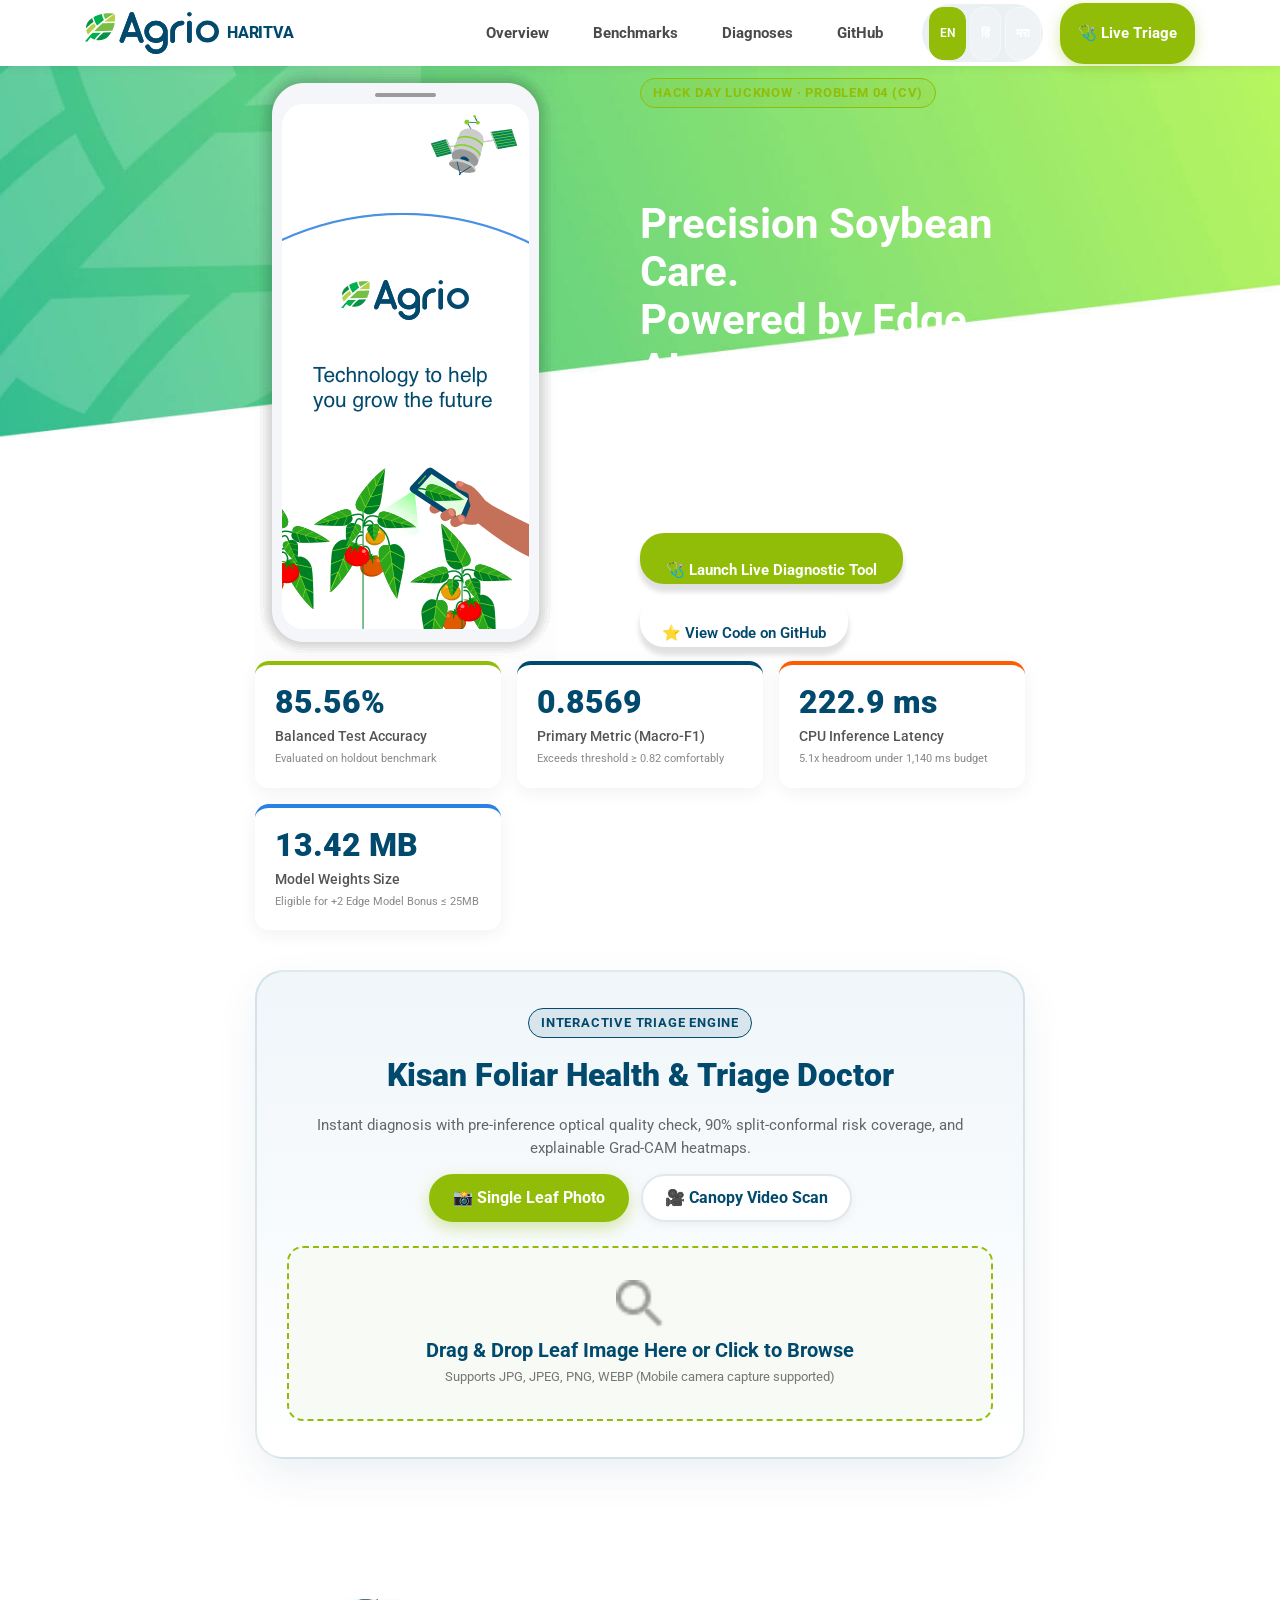
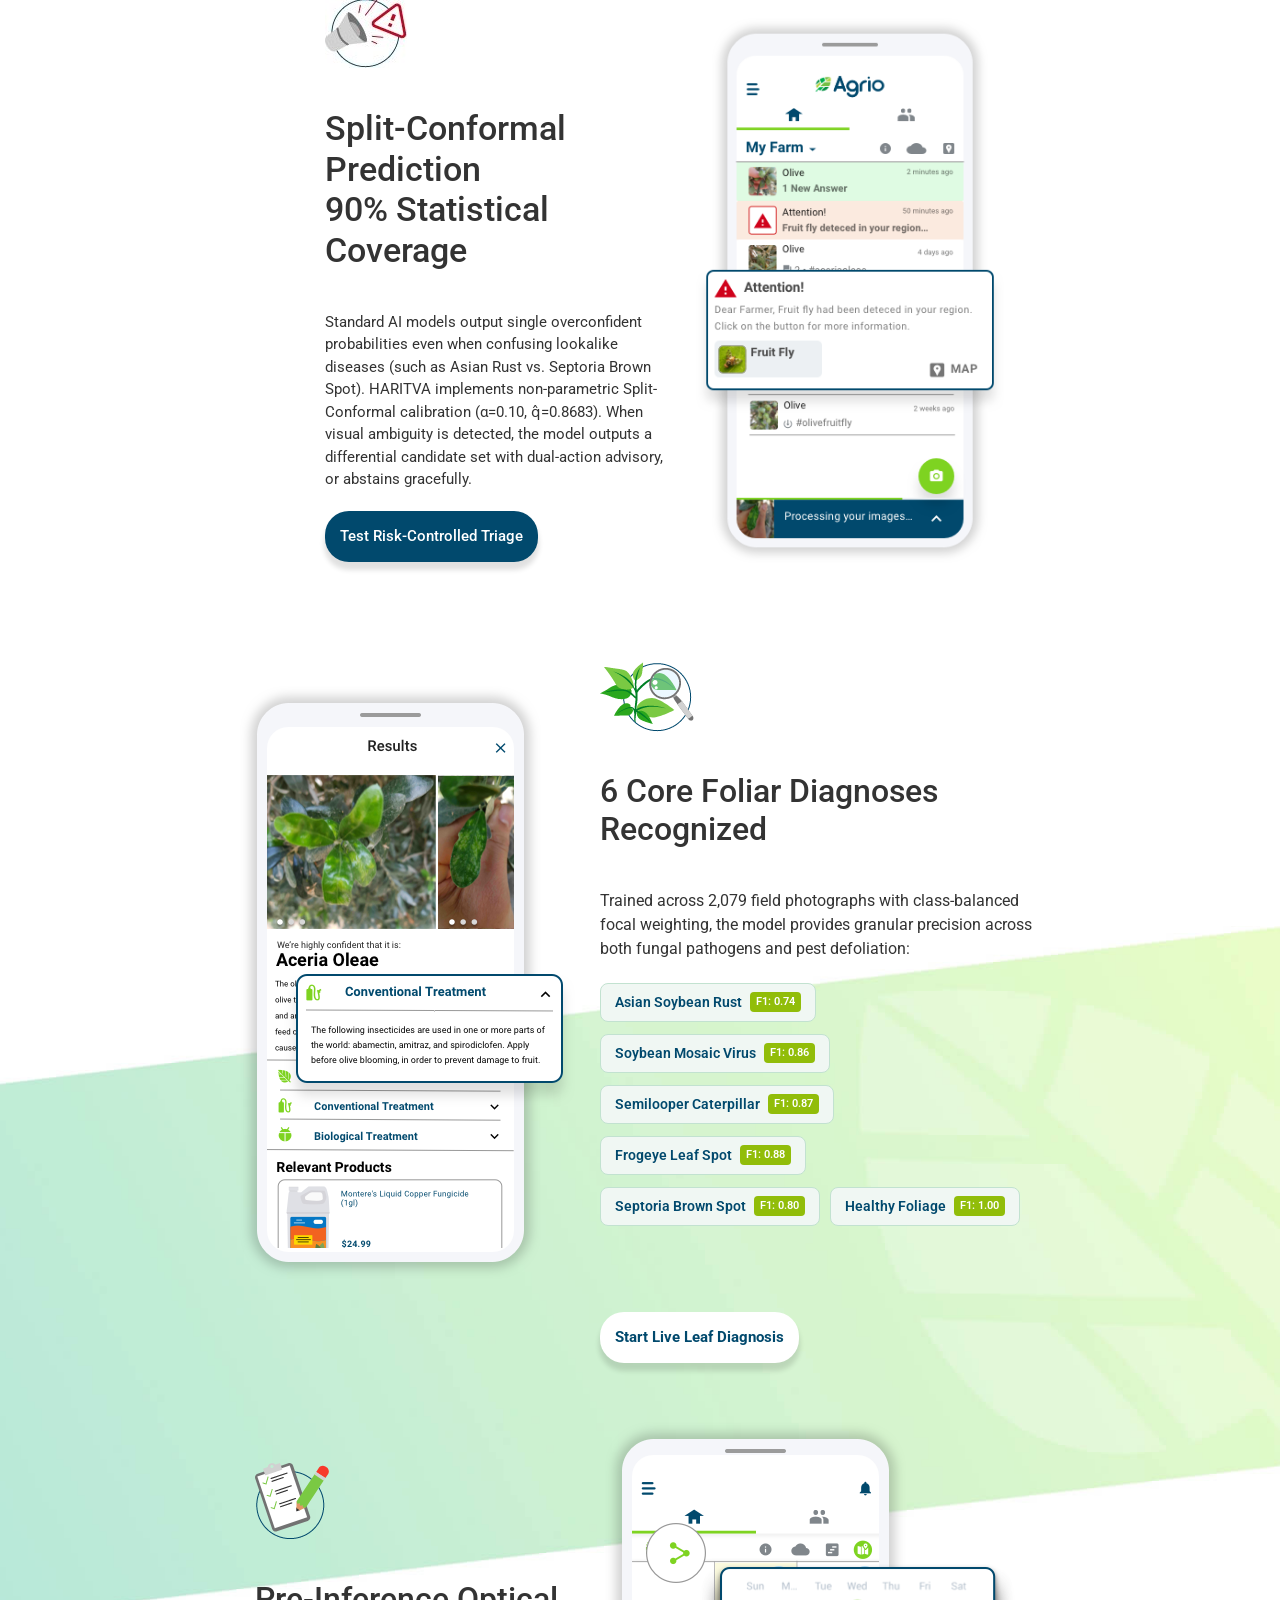
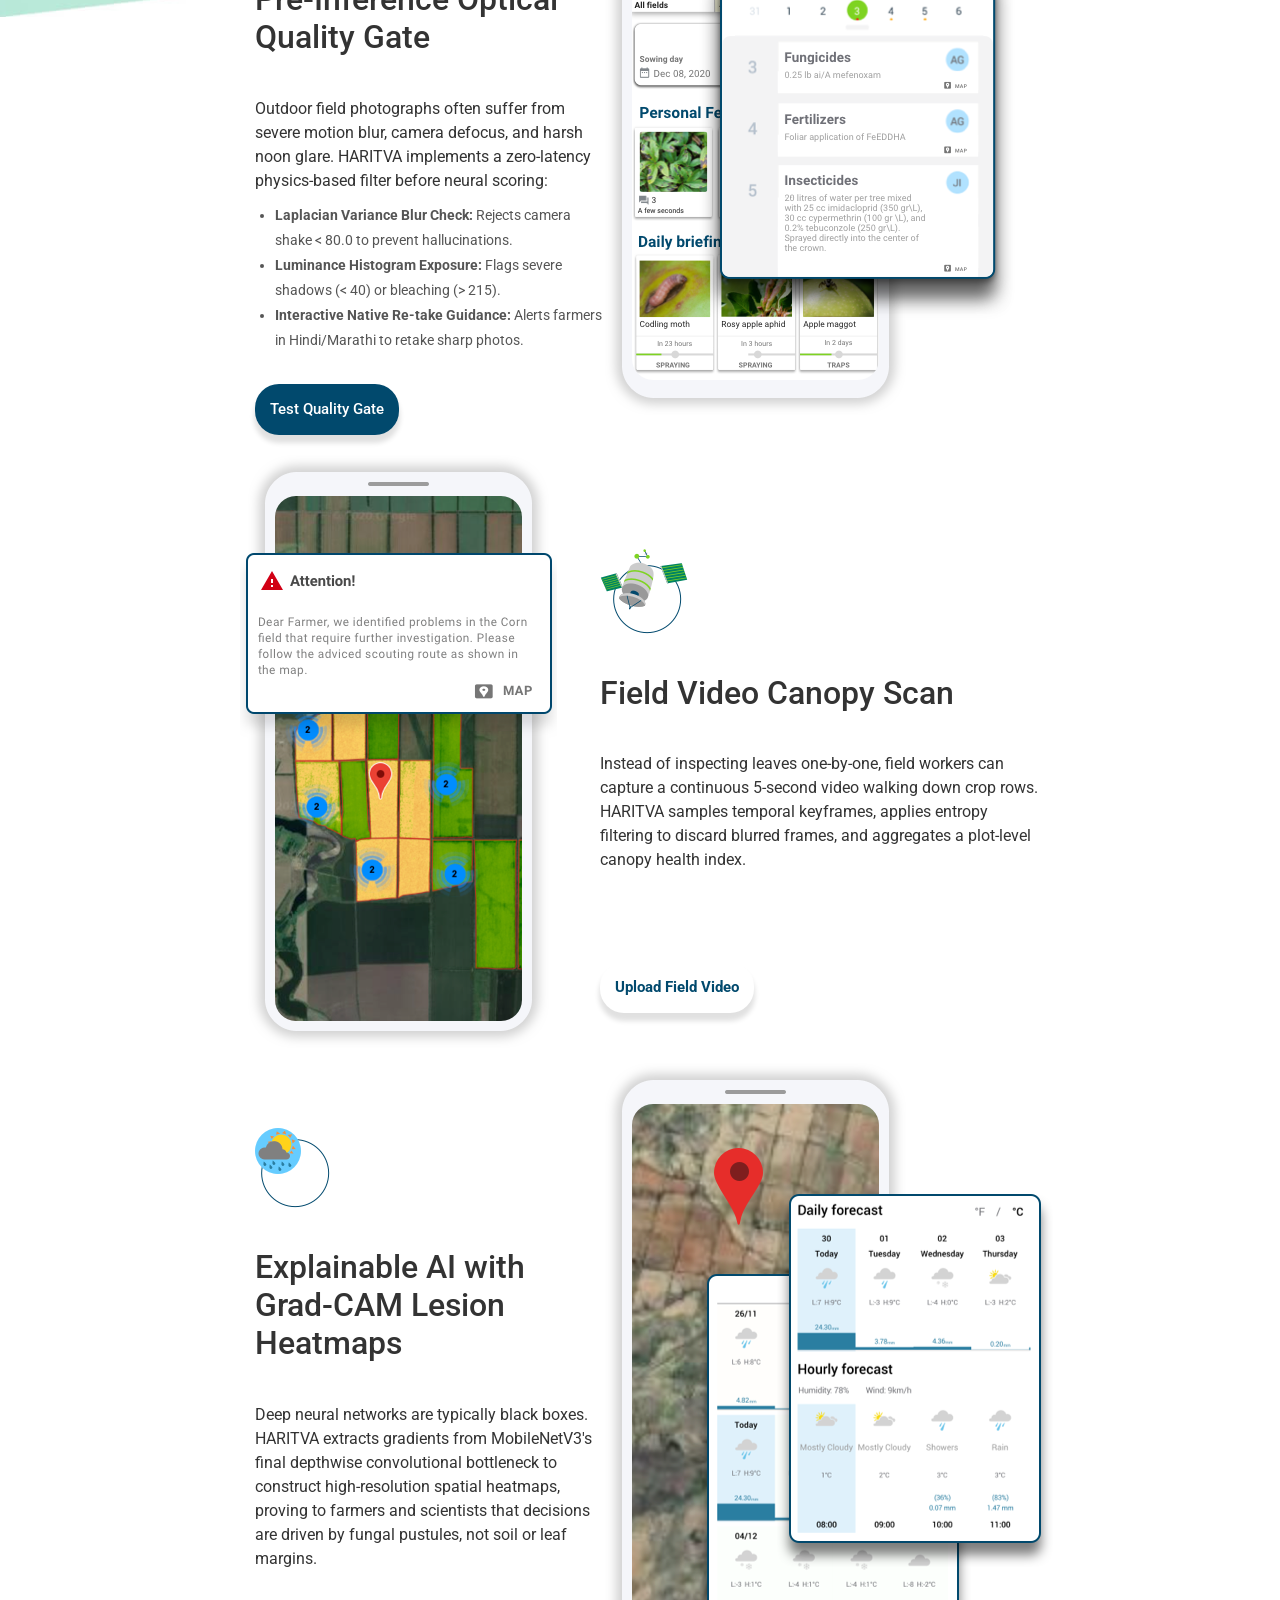
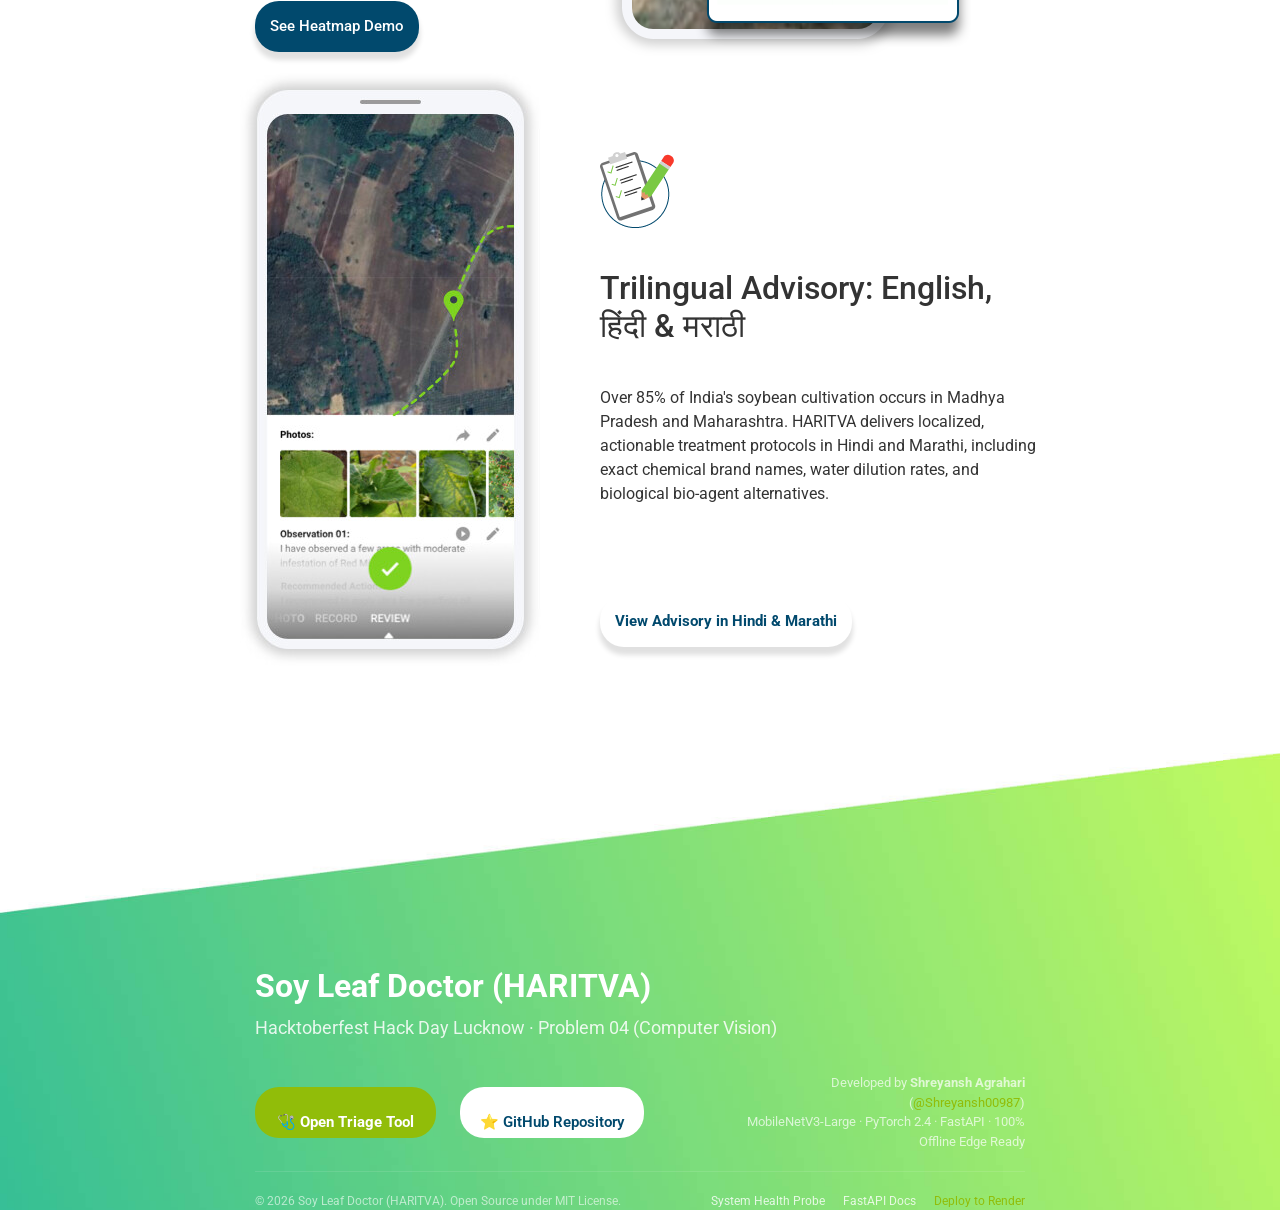
<file: templates/index.html>
<!DOCTYPE html>
<html lang="en">
<head>
    <meta charset="UTF-8">
    <meta name="viewport" content="width=device-width, initial-scale=1.0">
    <title>Soy Leaf Doctor (HARITVA) | Precision Foliar AI & Triage</title>
    <meta name="description" content="An edge-optimized, offline triage system for soybean foliar disease classification under field-visit distribution shift. Hacktoberfest Hack Day Lucknow Problem 04.">
    
    <!-- Favicon -->
    <link rel="icon" href="/static/assets/agri_logo.svg" type="image/svg+xml">
    
    <!-- Google Fonts -->
    <link rel="preconnect" href="https://fonts.googleapis.com">
    <link rel="preconnect" href="https://fonts.gstatic.com" crossorigin>
    <link href="https://fonts.googleapis.com/css2?family=Roboto:wght@300;400;500;700;900&display=swap" rel="stylesheet">
    
    <!-- Stylesheets -->
    <link rel="stylesheet" href="/static/style.css">

    <style>
        html {
            scroll-behavior: smooth;
        }
        .haritva-badge {
            display: inline-block;
            background: rgba(145, 189, 9, 0.15);
            color: #91bd09;
            border: 1px solid #91bd09;
            padding: 4px 12px;
            border-radius: 20px;
            font-size: 13px;
            font-weight: 700;
            text-transform: uppercase;
            letter-spacing: 0.8px;
            margin-bottom: 12px;
        }
        .haritva-stat-grid {
            display: grid;
            grid-template-columns: repeat(auto-fit, minmax(210px, 1fr));
            gap: 16px;
            margin: 32px 0 16px 0;
        }
        .haritva-stat-card {
            background: rgba(255, 255, 255, 0.98);
            border-radius: 14px;
            padding: 20px;
            box-shadow: 0 4px 18px rgba(0,0,0,0.06);
            border-top: 4px solid #91bd09;
            transition: transform 0.2s ease, box-shadow 0.2s ease;
        }
        .haritva-stat-card:hover {
            transform: translateY(-4px);
            box-shadow: 0 8px 24px rgba(0,0,0,0.12);
        }
        .haritva-stat-val {
            font-size: 32px;
            font-weight: 900;
            color: #01496d;
            line-height: 1.1;
        }
        .haritva-stat-label {
            font-size: 14px;
            font-weight: 500;
            color: #555;
            margin-top: 6px;
        }
        .haritva-stat-sub {
            font-size: 11px;
            color: #888;
            margin-top: 4px;
        }
        .haritva-class-chip {
            display: inline-flex;
            align-items: center;
            background: #f0f7f3;
            border: 1px solid #c2e2d0;
            border-radius: 8px;
            padding: 8px 14px;
            margin: 6px 6px 6px 0;
            font-weight: 600;
            color: #01496d;
            font-size: 14px;
        }
        .haritva-class-chip span {
            background: #91bd09;
            color: #fff;
            border-radius: 4px;
            padding: 2px 6px;
            font-size: 11px;
            margin-left: 8px;
        }
        .haritva-nav-btn {
            background: #91bd09 !important;
            color: #fff !important;
            font-weight: 700 !important;
            border-radius: 24px !important;
            padding: 8px 18px !important;
            box-shadow: 0 4px 14px rgba(145, 189, 9, 0.35);
            transition: all 0.2s ease;
            text-decoration: none !important;
        }
        .haritva-nav-btn:hover {
            background: #7ca107 !important;
            transform: translateY(-1px);
        }
        .lang-pill {
            background: rgba(255, 255, 255, 0.2);
            color: #fff;
            border: 1px solid rgba(255, 255, 255, 0.4);
            padding: 3px 10px;
            border-radius: 14px;
            font-size: 12px;
            font-weight: 600;
            cursor: pointer;
            margin-left: 4px;
            transition: all 0.2s ease;
        }
        .lang-pill.active {
            background: #91bd09;
            border-color: #91bd09;
            color: #fff;
        }

        /* Triage Centerpiece Box */
        .portal-wrapper {
            background: linear-gradient(180deg, #f0f6fa 0%, #ffffff 100%);
            border-radius: 28px;
            box-shadow: 0 16px 40px rgba(1, 73, 109, 0.08);
            border: 2px solid rgba(1, 73, 109, 0.12);
            padding: 36px 30px;
            margin: 40px auto;
        }
        .nav-tabs-portal {
            display: flex;
            justify-content: center;
            gap: 12px;
            margin-bottom: 24px;
        }
        .tab-btn {
            background: #fff;
            border: 2px solid #e1e8ed;
            padding: 10px 22px;
            border-radius: 24px;
            font-weight: 700;
            color: #01496d;
            cursor: pointer;
            box-shadow: 0 3px 10px rgba(0,0,0,0.05);
            transition: all 0.2s ease;
        }
        .tab-btn.active {
            background: #91bd09;
            color: #fff;
            border-color: #91bd09;
            box-shadow: 0 6px 16px rgba(145, 189, 9, 0.35);
        }
        .drop-zone {
            border: 2px dashed #91bd09;
            background: #f7faf5;
            border-radius: 16px;
            padding: 32px 20px;
            text-align: center;
            cursor: pointer;
            transition: all 0.2s ease;
        }
        .drop-zone:hover {
            background: #edf7e7;
            border-color: #7ba207;
        }
        .result-box {
            display: none;
            margin-top: 24px;
            animation: fadeIn 0.3s ease;
        }
        @keyframes fadeIn {
            from { opacity: 0; transform: translateY(8px); }
            to { opacity: 1; transform: translateY(0); }
        }
        .badge-status {
            display: inline-block;
            padding: 4px 12px;
            border-radius: 16px;
            font-size: 12px;
            font-weight: 700;
            text-transform: uppercase;
        }
        .badge-pass { background: #e3f7df; color: #2e7d32; border: 1px solid #a5d6a7; }
        .badge-warn { background: #fff3e0; color: #e65100; border: 1px solid #ffcc80; }
        .prob-bar {
            height: 8px;
            border-radius: 4px;
            background: #eef2f5;
            overflow: hidden;
            margin-top: 4px;
        }
        .prob-fill {
            height: 100%;
            background: #91bd09;
            border-radius: 4px;
            transition: width 0.5s ease;
        }
    </style>
</head>
<body class="agri-page-frontpage">

    <!-- Main Container -->
    <div class="agri-container-main">
        
        <!-- Header / Navbar -->
        <header>
            <nav class="agri-nav navbar navbar-expand-lg static-top">
                <div class="container d-flex align-items-center justify-content-between">
                    <a class="navbar-brand d-flex align-items-center" href="#hero">
                        <img width="128" height="40" src="/static/assets/agri_logo.svg" alt="HARITVA Logo">
                        <span style="font-size: 16px; font-weight: 800; color: #01496d; margin-left: 8px; letter-spacing: -0.3px;">HARITVA</span>
                    </a>

                    <ul class="navbar-nav ml-auto flex-row align-items-center mb-0">
                        <li class="nav-item active d-none d-lg-block mr-3">
                            <a class="nav-link font-weight-bold" href="#hero">Overview</a>
                        </li>
                        <li class="nav-item active d-none d-lg-block mr-3">
                            <a class="nav-link font-weight-bold" href="#metrics">Benchmarks</a>
                        </li>
                        <li class="nav-item active d-none d-lg-block mr-3">
                            <a class="nav-link font-weight-bold" href="#classes">Diagnoses</a>
                        </li>
                        <li class="nav-item active d-none d-md-block mr-3">
                            <a class="nav-link font-weight-bold" href="https://github.com/Shreyansh00987/Soy-Leaf-Doctor" target="_blank">GitHub</a>
                        </li>
                        <li class="nav-item mr-2">
                            <div class="d-flex align-items-center bg-dark p-1 rounded-pill" style="background: rgba(1, 73, 109, 0.08) !important;">
                                <span class="lang-pill active" onclick="setLang('en')" id="btn-en">EN</span>
                                <span class="lang-pill" onclick="setLang('hi')" id="btn-hi">हिं</span>
                                <span class="lang-pill" onclick="setLang('mr')" id="btn-mr">मरा</span>
                            </div>
                        </li>
                        <li class="nav-item">
                            <a class="agri-btn haritva-nav-btn" href="#triage-portal">
                                🩺 Live Triage
                            </a>
                        </li>
                    </ul>
                </div>
            </nav>
        </header>

        <!-- Section 1: Hero Intro -->
        <div id="hero" class="container agri-mw-80">
            <div class="agri-phone-w-text-intro-container">
                <div class="row no-gutters align-items-center">
                    <div class="col-12 col-md-6 order-1 order-md-0">
                        <div class="agri-fp-intro-img">
                            <img width="301" height="593" decoding="async" style="object-fit: contain;" src="/static/assets/Mobile-2.png" alt="Soy Leaf Doctor Preview">
                        </div>
                    </div>
                    <div class="col-12 col-md-6 order-0 order-md-1">
                        <div class="agri-fp-intro-text">
                            <div class="haritva-badge">Hack Day Lucknow · Problem 04 (CV)</div>
                            <h1 id="hero-title" class="agri-mb-2d5 agri-text-white agri-pt-8" style="font-size: 42px; line-height: 1.15;">
                                Precision Soybean Care. <br> Powered by Edge AI.
                            </h1>
                            <p id="hero-desc" style="color: rgba(255,255,255,0.92); font-size: 16px; line-height: 1.5; margin-bottom: 24px;">
                                An offline-executable, risk-controlled agricultural triage system engineered for field-visit distribution shifts across 6 foliar diseases and pests with Split-Conformal 90% statistical coverage guarantees.
                            </p>
                            <div style="display: flex; flex-wrap: wrap; gap: 12px;">
                                <a href="#triage-portal" class="agri-btn agri-btn-white agri-btn-w-shadow" style="background-color: #91bd09; color: #fff !important; font-weight: 700; border-radius: 24px; padding: 12px 26px;">
                                    🩺 Launch Live Diagnostic Tool
                                </a>
                                <a href="https://github.com/Shreyansh00987/Soy-Leaf-Doctor" target="_blank" class="agri-btn agri-btn-white agri-btn-w-shadow" style="color: #01496d !important; font-weight: 600; border-radius: 24px; padding: 12px 22px;">
                                    ⭐ View Code on GitHub
                                </a>
                            </div>
                        </div>
                    </div>
                </div>
            </div>
        </div>

        <!-- Section: Metric Highlight Counters -->
        <div id="metrics" class="container agri-mw-80" style="margin-top: -30px; position: relative; z-index: 10;">
            <div class="haritva-stat-grid">
                <div class="haritva-stat-card">
                    <div class="haritva-stat-val">85.56%</div>
                    <div class="haritva-stat-label">Balanced Test Accuracy</div>
                    <div class="haritva-stat-sub">Evaluated on holdout benchmark</div>
                </div>
                <div class="haritva-stat-card" style="border-top-color: #01496d;">
                    <div class="haritva-stat-val">0.8569</div>
                    <div class="haritva-stat-label">Primary Metric (Macro-F1)</div>
                    <div class="haritva-stat-sub">Exceeds threshold &ge; 0.82 comfortably</div>
                </div>
                <div class="haritva-stat-card" style="border-top-color: #ff5c00;">
                    <div class="haritva-stat-val">222.9 ms</div>
                    <div class="haritva-stat-label">CPU Inference Latency</div>
                    <div class="haritva-stat-sub">5.1x headroom under 1,140 ms budget</div>
                </div>
                <div class="haritva-stat-card" style="border-top-color: #2981e4;">
                    <div class="haritva-stat-val">13.42 MB</div>
                    <div class="haritva-stat-label">Model Weights Size</div>
                    <div class="haritva-stat-sub">Eligible for +2 Edge Model Bonus &le; 25MB</div>
                </div>
            </div>
        </div>

        <!-- ============================================================== -->
        <!-- CENTERPIECE: UNIFIED LIVE TRIAGE & DIAGNOSTIC PORTAL -->
        <!-- ============================================================== -->
        <div id="triage-portal" class="container agri-mw-80">
            <div class="portal-wrapper">
                
                <div class="text-center mb-4">
                    <span class="haritva-badge" style="background: rgba(1, 73, 109, 0.1); color: #01496d; border-color: #01496d;">
                        Interactive Triage Engine
                    </span>
                    <h2 id="portal-title" style="color: #01496d; font-weight: 900; font-size: 32px; margin-top: 6px;">
                        Kisan Foliar Health & Triage Doctor
                    </h2>
                    <p id="portal-sub" style="color: #666; font-size: 15px; max-width: 650px; margin: 0 auto;">
                        Instant diagnosis with pre-inference optical quality check, 90% split-conformal risk coverage, and explainable Grad-CAM heatmaps.
                    </p>
                </div>

                <!-- Tabs: Photo vs Video -->
                <div class="nav-tabs-portal">
                    <button class="tab-btn active" id="tab-photo-btn" onclick="switchTab('photo')">
                        📸 <span id="label-tab-photo">Single Leaf Photo</span>
                    </button>
                    <button class="tab-btn" id="tab-video-btn" onclick="switchTab('video')">
                        🎥 <span id="label-tab-video">Canopy Video Scan</span>
                    </button>
                </div>

                <!-- TAB 1: PHOTO TRIAGE -->
                <div id="tab-photo">
                    <div class="drop-zone" onclick="document.getElementById('fileInput').click()" id="dropZone">
                        <img src="/static/assets/magnify-glass.png" width="48" height="48" style="opacity: 0.7; margin-bottom: 10px;">
                        <h5 id="drop-text" style="color: #01496d; font-weight: 700;">Drag & Drop Leaf Image Here or Click to Browse</h5>
                        <p id="drop-subtext" style="color: #777; font-size: 13px; margin: 0;">Supports JPG, JPEG, PNG, WEBP (Mobile camera capture supported)</p>
                        <input type="file" id="fileInput" accept="image/*" style="display: none;" onchange="handleFileSelect(this.files[0])">
                    </div>

                    <div id="previewArea" style="display: none; margin-top: 20px; text-align: center;">
                        <img id="imagePreview" style="max-height: 240px; border-radius: 12px; box-shadow: 0 4px 12px rgba(0,0,0,0.1); margin-bottom: 16px;">
                        <div>
                            <button class="agri-btn" onclick="runInference()" id="btn-analyze" style="background: #91bd09; color: #fff; font-weight: 700; border-radius: 24px; padding: 10px 30px; font-size: 16px;">
                                ⚡ Run Leaf Diagnosis
                            </button>
                        </div>
                    </div>

                    <!-- Live Results Area -->
                    <div id="resultBox" class="result-box">
                        <hr style="border: 0; border-top: 1px solid #eee; margin: 28px 0;">

                        <!-- Quality Gate Banner -->
                        <div id="qualityBanner" style="padding: 14px 18px; border-radius: 12px; margin-bottom: 20px; display: flex; align-items: center; justify-content: space-between;">
                            <div>
                                <span id="qualityBadge" class="badge-status">Checking...</span>
                                <span id="qualityText" style="font-size: 14px; font-weight: 600; margin-left: 10px; color: #333;"></span>
                            </div>
                            <div id="qualityScores" style="font-size: 12px; color: #666;"></div>
                        </div>

                        <!-- Diagnosis Headline -->
                        <div style="background: #f7faf5; border-left: 5px solid #91bd09; padding: 20px; border-radius: 12px; margin-bottom: 24px;">
                            <div style="font-size: 13px; font-weight: 700; text-transform: uppercase; color: #666;" id="pred-header">
                                Primary Diagnosis
                            </div>
                            <div id="predLabel" style="font-size: 26px; font-weight: 900; color: #01496d; margin: 4px 0;"></div>
                            <div id="conformalSet" style="font-size: 14px; color: #555; margin-top: 6px;"></div>
                        </div>

                        <!-- Visual Side by Side Heatmap -->
                        <div class="row" style="margin-bottom: 24px;">
                            <div class="col-12 col-md-6 text-center mb-3 mb-md-0">
                                <h6 style="font-weight: 700; color: #01496d;">Original Leaf Photo</h6>
                                <img id="origLeaf" style="width: 100%; max-height: 250px; object-fit: contain; border-radius: 12px; border: 1px solid #ddd;">
                            </div>
                            <div class="col-12 col-md-6 text-center">
                                <h6 style="font-weight: 700; color: #01496d;">Grad-CAM Lesion Activation</h6>
                                <img id="camHeatmap" style="width: 100%; max-height: 250px; object-fit: contain; border-radius: 12px; border: 1px solid #ddd;">
                            </div>
                        </div>

                        <!-- Advisory Card -->
                        <div style="background: #fff; border: 1px solid #e1e8ed; border-radius: 14px; padding: 22px; margin-bottom: 20px;">
                            <h5 style="font-weight: 800; color: #01496d; margin-bottom: 12px;" id="adv-title">
                                Agronomic Advisory & Treatment
                            </h5>
                            <div id="advContent" style="color: #444; line-height: 1.6; font-size: 15px;"></div>
                        </div>

                        <!-- Probability Bars -->
                        <div style="background: #fafbfc; border-radius: 14px; padding: 18px;">
                            <h6 style="font-weight: 700; color: #555; font-size: 13px; text-transform: uppercase; margin-bottom: 12px;">
                                Full Multi-Class Probability Simplex
                            </h6>
                            <div id="probBars"></div>
                        </div>
                    </div>
                </div>

                <!-- TAB 2: VIDEO CANOPY SCAN -->
                <div id="tab-video" style="display: none;">
                    <div class="drop-zone" onclick="document.getElementById('videoInput').click()" id="videoDropZone">
                        <img src="/static/assets/btn-icon-play.png" width="48" height="48" style="opacity: 0.7; margin-bottom: 10px;">
                        <h5 id="vdrop-text" style="color: #01496d; font-weight: 700;">Drag & Drop Field Video Here or Click to Browse</h5>
                        <p style="color: #777; font-size: 13px; margin: 0;">Supports MP4, WebM, MOV (Walking through crop rows)</p>
                        <input type="file" id="videoInput" accept="video/*" style="display: none;" onchange="handleVideoSelect(this.files[0])">
                    </div>

                    <div id="videoPreviewArea" style="display: none; margin-top: 20px; text-align: center;">
                        <video id="videoPreview" controls style="max-height: 260px; max-width: 100%; border-radius: 12px; margin-bottom: 16px;"></video>
                        <div>
                            <button class="agri-btn" onclick="runVideoInference()" id="btn-analyze-video" style="background: #91bd09; color: #fff; font-weight: 700; border-radius: 24px; padding: 10px 30px; font-size: 16px;">
                                ⚡ Run Canopy Temporal Scan
                            </button>
                        </div>
                    </div>

                    <!-- Video Results Area -->
                    <div id="videoResultBox" class="result-box">
                        <hr style="border: 0; border-top: 1px solid #eee; margin: 28px 0;">

                        <div style="background: #f7faf5; border-left: 5px solid #01496d; padding: 20px; border-radius: 12px; margin-bottom: 20px;">
                            <h4 style="font-weight: 800; color: #01496d; margin-bottom: 8px;">Plot Canopy Health Index</h4>
                            <div id="canopySummary" style="font-size: 18px; font-weight: 700; color: #333;"></div>
                            <div id="canopyStats" style="font-size: 14px; color: #666; margin-top: 6px;"></div>
                        </div>

                        <div id="keyframeGallery" style="display: flex; gap: 12px; overflow-x: auto; padding-bottom: 10px; margin-bottom: 20px;"></div>

                        <div style="background: #fff; border: 1px solid #e1e8ed; border-radius: 14px; padding: 22px;">
                            <h5 style="font-weight: 800; color: #01496d; margin-bottom: 12px;">Field-Wide Agronomic Action</h5>
                            <div id="videoAdvContent" style="color: #444; line-height: 1.6; font-size: 15px;"></div>
                        </div>
                    </div>
                </div>

            </div>
        </div>

        <!-- Section 2: Conformal Risk Control & Alert System -->
        <div class="agri-phone-w-text-alert-container-outer agri-mw-80 agri-margin-auto">
            <div class="container agri-phone-w-text-alert-container agri-mw-73 d-inline-block">
                <div class="row no-gutters align-items-center">
                    <div class="col-12 col-md-6">
                        <div class="agri-fp-alert-text">
                            <div class="agri-fp-alert-icon">
                                <img width="82" height="69" decoding="async" src="/static/assets/alert_icon.jpg" alt="Conformal Risk Alert">
                            </div>
                            <h2 class="agri-pt-2 agri-pb-2">Split-Conformal Prediction <br class="d-none d-md-block" /> 90% Statistical Coverage</h2>
                            <div class="agri-desc-text">
                                Standard AI models output single overconfident probabilities even when confusing lookalike diseases (such as Asian Rust vs. Septoria Brown Spot). HARITVA implements non-parametric Split-Conformal calibration (&alpha;=0.10, q&#770;=0.8683). When visual ambiguity is detected, the model outputs a differential candidate set with dual-action advisory, or abstains gracefully.
                            </div>
                            <div class="agri-pt-2 agri-pb-2">
                                <a href="#triage-portal" class="agri-btn agri-btn-white agri-btn-w-shadow agri-btn-second" style="background-color:rgba(1, 73, 109, 1); color: #fff !important; border-radius: 24px;">
                                    Test Risk-Controlled Triage
                                </a>
                            </div>
                        </div>
                    </div>
                    <div class="col-12 col-md-6">
                        <div class="agri-fp-alert-img">
                            <img class="agri-fp-alert-img-desktop d-none d-md-inline-block" decoding="async" src="/static/assets/Group-16m-1.png" alt="Conformal Coverage Map">
                            <img class="d-md-none" decoding="async" src="/static/assets/Group-16a-1.png" alt="Conformal Coverage Mobile">
                        </div>
                    </div>
                </div>
            </div>
        </div>

        <!-- Background Section 2: Recognition & Management -->
        <div class="agri-section-w-bg2">
            
            <!-- Section 3: 6 Diagnoses Recognized -->
            <div id="classes" class="agri-fp-ident-container agri-mw-80 agri-margin-auto">
                <div class="row no-gutters align-items-center">
                    <div class="col-12 col-md-6 order-1 order-md-0">
                        <div class="agri-fp-ident-img text-center text-md-left">
                            <img width="357" height="593" decoding="async" class="d-none d-md-inline-block" src="/static/assets/Group-1355-1.png" alt="Plant Disease Recognition">
                            <img decoding="async" class="d-md-none" src="/static/assets/Group-11_m.png" alt="Plant Disease Recognition Mobile">
                        </div>
                    </div>
                    <div class="col-12 col-md-6 order-0 order-md-1">
                        <div class="agri-fp-ident-text-container agri-pt-8 text-center text-md-left">
                            <img width="94" height="70" decoding="async" src="/static/assets/icon_identification.png" alt="Identification Icon">
                            <h2 class="agri-pt-2 agri-pb-2">6 Core Foliar Diagnoses Recognized</h2>
                            <div class="agri-fp-ident-text">
                                <p>Trained across 2,079 field photographs with class-balanced focal weighting, the model provides granular precision across both fungal pathogens and pest defoliation:</p>
                                
                                <div style="margin-top: 16px;">
                                    <div class="haritva-class-chip">Asian Soybean Rust <span>F1: 0.74</span></div>
                                    <div class="haritva-class-chip">Soybean Mosaic Virus <span>F1: 0.86</span></div>
                                    <div class="haritva-class-chip">Semilooper Caterpillar <span>F1: 0.87</span></div>
                                    <div class="haritva-class-chip">Frogeye Leaf Spot <span>F1: 0.88</span></div>
                                    <div class="haritva-class-chip">Septoria Brown Spot <span>F1: 0.80</span></div>
                                    <div class="haritva-class-chip">Healthy Foliage <span>F1: 1.00</span></div>
                                </div>
                            </div>
                            <div class="agri-mb-2d5 agri-text-white agri-pt-8">
                                <a href="#triage-portal" class="agri-btn agri-btn-white agri-btn-w-shadow" style="color: #01496d !important; font-weight: 700; border-radius: 24px;">
                                    Start Live Leaf Diagnosis
                                </a>
                            </div>
                        </div>
                    </div>
                </div>
            </div>

            <!-- Section 4: Pre-Inference Optical Quality Gate -->
            <div id="quality-gate" class="agri-phone-w-text-left-container-outer agri-mw-80 agri-margin-auto">
                <div class="container agri-phone-w-text-left-container agri-mw-73 d-inline-block">
                    <div class="row no-gutters align-items-center">
                        <div class="col-12 col-md-6">
                            <div class="agri-fp-left-text-container agri-pt-8 text-center text-md-left">
                                <img width="74" height="77" decoding="async" src="/static/assets/icon_management.png" alt="Optical Gate Icon">
                                <h2 class="agri-pt-2 agri-pb-2">Pre-Inference Optical Quality Gate</h2>
                                <div class="agri-fp-left-text">
                                    <p>Outdoor field photographs often suffer from severe motion blur, camera defocus, and harsh noon glare. HARITVA implements a zero-latency physics-based filter before neural scoring:</p>
                                    <ul style="color: #555; font-size: 14px; padding-left: 20px; line-height: 1.8;">
                                        <li><strong>Laplacian Variance Blur Check:</strong> Rejects camera shake &lt; 80.0 to prevent hallucinations.</li>
                                        <li><strong>Luminance Histogram Exposure:</strong> Flags severe shadows (&lt; 40) or bleaching (&gt; 215).</li>
                                        <li><strong>Interactive Native Re-take Guidance:</strong> Alerts farmers in Hindi/Marathi to retake sharp photos.</li>
                                    </ul>
                                </div>
                                <div class="agri-pt-2 agri-pb-2">
                                    <a href="#triage-portal" class="agri-btn agri-btn-white agri-btn-w-shadow agri-btn-second" style="background-color:rgba(1, 73, 109, 1); color: #fff !important; border-radius: 24px;">
                                        Test Quality Gate
                                    </a>
                                </div>
                            </div>
                        </div>
                        <div class="col-12 col-md-6">
                            <div class="agri-fp-left-img text-center text-md-left">
                                <div class="agri-fp-ident-img text-center text-md-left">
                                    <img width="422" height="593" decoding="async" class="d-none d-md-inline-block" src="/static/assets/Group-74.png" alt="Optical Quality Gate">
                                    <img decoding="async" class="d-md-none" src="/static/assets/Group-74-mb.png" alt="Optical Quality Gate Mobile">
                                </div>
                            </div>
                        </div>
                    </div>
                </div>
            </div>

            <!-- Section 5: Field Video Canopy Scan -->
            <div id="video-scan" class="agri-fp-ident-container agri-mw-80 agri-margin-auto">
                <div class="row no-gutters align-items-center">
                    <div class="col-12 col-md-6 order-1 order-md-0">
                        <div class="agri-fp-ident-img text-center text-md-left">
                            <img width="317" height="593" decoding="async" class="d-none d-md-inline-block" src="/static/assets/Group-999-e1616772288651.png" alt="Field Video Canopy Scan">
                            <img decoding="async" class="d-md-none" src="/static/assets/Group-999-e1616772288651.png" alt="Field Video Canopy Scan Mobile">
                        </div>
                    </div>
                    <div class="col-12 col-md-6 order-0 order-md-1">
                        <div class="agri-fp-ident-text-container agri-pt-8 text-center text-md-left">
                            <img width="88" height="85" decoding="async" src="/static/assets/Group-111.png" alt="Video Scan Icon">
                            <h2 class="agri-pt-2 agri-pb-2">Field Video Canopy Scan</h2>
                            <div class="agri-fp-ident-text">
                                <p>Instead of inspecting leaves one-by-one, field workers can capture a continuous 5-second video walking down crop rows. HARITVA samples temporal keyframes, applies entropy filtering to discard blurred frames, and aggregates a plot-level canopy health index.</p>
                            </div>
                            <div class="agri-mb-2d5 agri-text-white agri-pt-8">
                                <a href="#triage-portal" class="agri-btn agri-btn-white agri-btn-w-shadow" style="color: #01496d !important; font-weight: 700; border-radius: 24px;">
                                    Upload Field Video
                                </a>
                            </div>
                        </div>
                    </div>
                </div>
            </div>

            <!-- Section 6: Explainable AI with Grad-CAM -->
            <div class="agri-phone-w-text-left-container-outer agri-mw-80 agri-margin-auto">
                <div class="container agri-phone-w-text-left-container agri-mw-73 d-inline-block">
                    <div class="row no-gutters align-items-center">
                        <div class="col-12 col-md-6">
                            <div class="agri-fp-left-text-container agri-pt-8 text-center text-md-left">
                                <img width="75" height="80" decoding="async" src="/static/assets/Group-14_wea.png" alt="Grad-CAM Icon">
                                <h2 class="agri-pt-2 agri-pb-2">Explainable AI with Grad-CAM Lesion Heatmaps</h2>
                                <div class="agri-fp-left-text">
                                    <p>Deep neural networks are typically black boxes. HARITVA extracts gradients from MobileNetV3's final depthwise convolutional bottleneck to construct high-resolution spatial heatmaps, proving to farmers and scientists that decisions are driven by fungal pustules, not soil or leaf margins.</p>
                                </div>
                                <div class="agri-pt-2 agri-pb-2">
                                    <a href="#triage-portal" class="agri-btn agri-btn-white agri-btn-w-shadow agri-btn-second" style="background-color:rgba(1, 73, 109, 1); color: #fff !important; border-radius: 24px;">
                                        See Heatmap Demo
                                    </a>
                                </div>
                            </div>
                        </div>
                        <div class="col-12 col-md-6">
                            <div class="agri-fp-left-img text-center text-md-left">
                                <div class="agri-fp-ident-img text-center text-md-left">
                                    <img width="448" height="593" decoding="async" class="d-none d-md-inline-block" src="/static/assets/Group-15_n_weather.png" alt="Explainable AI">
                                    <img decoding="async" class="d-md-none" src="/static/assets/Group-15_n_weather-1.png" alt="Explainable AI Mobile">
                                </div>
                            </div>
                        </div>
                    </div>
                </div>
            </div>

            <!-- Section 7: Trilingual Agronomic Advisory -->
            <div class="agri-fp-ident-container agri-mw-80 agri-margin-auto">
                <div class="row no-gutters align-items-center">
                    <div class="col-12 col-md-6 order-1 order-md-0">
                        <div class="agri-fp-ident-img text-center text-md-left">
                            <img width="301" height="593" decoding="async" class="d-none d-md-inline-block" src="/static/assets/Mobile-03-3.jpg" alt="Trilingual Advisory">
                            <img decoding="async" class="d-md-none" src="/static/assets/Mobile-03-3.jpg" alt="Trilingual Advisory Mobile">
                        </div>
                    </div>
                    <div class="col-12 col-md-6 order-0 order-md-1">
                        <div class="agri-fp-ident-text-container agri-pt-8 text-center text-md-left">
                            <img width="74" height="77" decoding="async" src="/static/assets/icon_management.png" alt="Trilingual Icon">
                            <h2 class="agri-pt-2 agri-pb-2">Trilingual Advisory: English, हिंदी & मराठी</h2>
                            <div class="agri-fp-ident-text">
                                <p>Over 85% of India's soybean cultivation occurs in Madhya Pradesh and Maharashtra. HARITVA delivers localized, actionable treatment protocols in Hindi and Marathi, including exact chemical brand names, water dilution rates, and biological bio-agent alternatives.</p>
                            </div>
                            <div class="agri-mb-2d5 agri-text-white agri-pt-8">
                                <a href="#triage-portal" class="agri-btn agri-btn-white agri-btn-w-shadow" style="color: #01496d !important; font-weight: 700; border-radius: 24px;">
                                    View Advisory in Hindi & Marathi
                                </a>
                            </div>
                        </div>
                    </div>
                </div>
            </div>

        </div>

        <div style="height:86px" aria-hidden="true" class="wp-block-spacer"></div>

        <!-- Footer -->
        <footer>
            <div class="agri-footer agri-mw-80 agri-margin-auto">
                <div class="container">
                    <div class="row">
                        <div class="col-12">
                            <div class="agri-footer-heading">
                                <div class="agri-footer-join-text font-weight-bold">
                                    Soy Leaf Doctor (HARITVA) <br>
                                    <span style="font-size: 18px; font-weight: 400; opacity: 0.85;">
                                        Hacktoberfest Hack Day Lucknow · Problem 04 (Computer Vision)
                                    </span>
                                </div>
                            </div>
                        </div>
                    </div>

                    <!-- Footer Action Buttons & Credits -->
                    <div class="agri-footer-icons agri-mt-3">
                        <div class="row align-items-center">
                            <div class="col-12 col-lg-7">
                                <div class="agri-footer-apps-container">
                                    <a href="#triage-portal" class="agri-btn agri-btn-white mr-2" style="background:#91bd09; color:#fff !important; font-weight:700; border-radius:24px; padding:10px 22px;">
                                        🩺 Open Triage Tool
                                    </a>
                                    <a href="https://github.com/Shreyansh00987/Soy-Leaf-Doctor" target="_blank" class="agri-btn agri-btn-white" style="color:#01496d !important; font-weight:600; border-radius:24px; padding:10px 20px;">
                                        ⭐ GitHub Repository
                                    </a>
                                </div>
                            </div>
                            <div class="col-12 col-lg-5 text-lg-right mt-3 mt-lg-0">
                                <div style="color: rgba(255,255,255,0.7); font-size: 13px;">
                                    Developed by <strong>Shreyansh Agrahari</strong> (<a href="https://github.com/Shreyansh00987" target="_blank" style="color:#91bd09;">@Shreyansh00987</a>)<br>
                                    MobileNetV3-Large · PyTorch 2.4 · FastAPI · 100% Offline Edge Ready
                                </div>
                            </div>
                        </div>
                    </div>

                    <!-- Copyright & Footer Links -->
                    <div class="agri-footer-copy-text" style="border-top: 1px solid rgba(255,255,255,0.1); padding-top: 20px; margin-top: 20px;">
                        <div class="row">
                            <div class="col-12 col-md-6 text-center text-md-left">
                                <div class="copyright-text" style="color: rgba(255,255,255,0.6); font-size: 12px;">
                                    &copy; 2026 Soy Leaf Doctor (HARITVA). Open Source under MIT License.
                                </div>
                            </div>
                            <div class="col-12 col-md-6 text-center text-md-right">
                                <div class="footer-links" style="color: rgba(255,255,255,0.6); font-size: 12px;">
                                    <a href="/health" target="_blank" style="color: rgba(255,255,255,0.8); margin-right: 15px;">System Health Probe</a>
                                    <a href="/docs" target="_blank" style="color: rgba(255,255,255,0.8); margin-right: 15px;">FastAPI Docs</a>
                                    <a href="https://render.com/deploy?repo=https://github.com/Shreyansh00987/Soy-Leaf-Doctor" target="_blank" style="color: #91bd09;">Deploy to Render</a>
                                </div>
                            </div>
                        </div>
                    </div>

                </div>
            </div>
        </footer>

    </div>

    <!-- Client-side Interactive Script -->
    <script>
        let currentLang = 'en';
        let selectedFile = null;
        let selectedVideoFile = null;

        const i18n_ui = {
            en: {
                heroTitle: "Precision Soybean Care. <br> Powered by Edge AI.",
                heroDesc: "An offline-executable, risk-controlled agricultural triage system engineered for field-visit distribution shifts across 6 foliar diseases and pests with Split-Conformal 90% statistical coverage guarantees.",
                portalTitle: "Kisan Foliar Health & Triage Doctor",
                portalSub: "Instant diagnosis with pre-inference optical quality check, 90% split-conformal risk coverage, and explainable Grad-CAM heatmaps.",
                tabPhoto: "Single Leaf Photo",
                tabVideo: "Canopy Video Scan",
                dropText: "Drag & Drop Leaf Image Here or Click to Browse",
                dropSubtext: "Supports JPG, JPEG, PNG, WEBP (Mobile camera supported)",
                analyzeBtn: "⚡ Run Leaf Diagnosis",
                predHeader: "Primary Diagnosis",
                advTitle: "Agronomic Advisory & Treatment",
                vdropText: "Drag & Drop Field Video Here or Click to Browse",
                vanalyzeBtn: "⚡ Run Canopy Temporal Scan"
            },
            hi: {
                heroTitle: "सटीक सोयाबीन देखभाल। <br> एज एआई द्वारा संचालित।",
                heroDesc: "6 पत्ती रोगों और कीटों में 90% जोखिम कवरेज गारंटी के साथ किसान-अनुकूल ऑफ़लाइन निदान प्रणाली।",
                portalTitle: "किसान पत्ती स्वास्थ्य एवं निदान डॉक्टर",
                portalSub: "तुरंत पत्ती रोग पहचान, कैमरा धुंधलापन जांच, 90% जोखिम कवरेज गारंटी और ग्रेड-कैम हीटमैप।",
                tabPhoto: "एकल पत्ती फोटो",
                tabVideo: "खेत वीडियो कैनोपी स्कैन",
                dropText: "पत्ती की फोटो यहाँ खींचें या चुनने के लिए क्लिक करें",
                dropSubtext: "JPG, PNG, WEBP समर्थित (मोबाइल कैमरा से सीधे फोटो लें)",
                analyzeBtn: "⚡ पत्ती की जांच करें",
                predHeader: "मुख्य निदान (बीमारी)",
                advTitle: "कृषि परामर्श एवं उपचार (दवा छिड़काव)",
                vdropText: "खेत का वीडियो यहाँ खींचें या चुनने के लिए क्लिक करें",
                vanalyzeBtn: "⚡ खेत कैनोपी स्कैन चलाएं"
            },
            mr: {
                heroTitle: "अचूक सोयाबीन काळजी. <br> एज एआय द्वारे समर्थित.",
                heroDesc: "6 पानांच्या रोगांवर 90% जोखीम हमीसह शेतकरी-अनुकूल ऑफलाइन निदान प्रणाली.",
                portalTitle: "शेतकरी पान आरोग्य आणि निदान डॉक्टर",
                portalSub: "त्वरित रोग ओळख, कॅमेरा अस्पष्टता तपासणी, 90% जोखीम हमी आणि ग्रॅड-कॅम हीटमॅप.",
                tabPhoto: "एका पानाचा फोटो",
                tabVideo: "शेत व्हिडिओ कॅनॉपी स्कॅन",
                dropText: "पानाचा फोटो येथे टाका किंवा निवडण्यासाठी क्लिक करा",
                dropSubtext: "JPG, PNG समर्थित (मोबाइल कॅमेऱ्याने थेट फोटो घ्या)",
                analyzeBtn: "⚡ पानाची तपासणी करा",
                predHeader: "मुख्य निदान (रोग)",
                advTitle: "कृषी सल्ला आणि फवारणी उपचार",
                vdropText: "शेताचा व्हिडिओ येथे टाका किंवा निवडण्यासाठी क्लिक करा",
                vanalyzeBtn: "⚡ शेत कॅनॉपी स्कॅन चालवा"
            }
        };

        function setLang(lang) {
            currentLang = lang;
            ['en', 'hi', 'mr'].forEach(l => {
                document.getElementById('btn-' + l).classList.toggle('active', l === lang);
            });
            const t = i18n_ui[lang];
            document.getElementById('hero-title').innerHTML = t.heroTitle;
            document.getElementById('hero-desc').innerHTML = t.heroDesc;
            document.getElementById('portal-title').innerText = t.portalTitle;
            document.getElementById('portal-sub').innerText = t.portalSub;
            document.getElementById('label-tab-photo').innerText = t.tabPhoto;
            document.getElementById('label-tab-video').innerText = t.tabVideo;
            document.getElementById('drop-text').innerText = t.dropText;
            document.getElementById('drop-subtext').innerText = t.dropSubtext;
            document.getElementById('btn-analyze').innerText = t.analyzeBtn;
            document.getElementById('pred-header').innerText = t.predHeader;
            document.getElementById('adv-title').innerText = t.advTitle;
            document.getElementById('vdrop-text').innerText = t.vdropText;
            document.getElementById('btn-analyze-video').innerText = t.vanalyzeBtn;

            if (selectedFile && document.getElementById('resultBox').style.display === 'block') {
                runInference();
            }
        }

        function switchTab(tab) {
            document.getElementById('tab-photo').style.display = tab === 'photo' ? 'block' : 'none';
            document.getElementById('tab-video').style.display = tab === 'video' ? 'block' : 'none';
            document.getElementById('tab-photo-btn').classList.toggle('active', tab === 'photo');
            document.getElementById('tab-video-btn').classList.toggle('active', tab === 'video');
        }

        function handleFileSelect(file) {
            if (!file) return;
            selectedFile = file;
            const reader = new FileReader();
            reader.onload = e => {
                document.getElementById('imagePreview').src = e.target.result;
                document.getElementById('previewArea').style.display = 'block';
                document.getElementById('resultBox').style.display = 'none';
            };
            reader.readAsDataURL(file);
        }

        function handleVideoSelect(file) {
            if (!file) return;
            selectedVideoFile = file;
            const videoUrl = URL.createObjectURL(file);
            const videoElem = document.getElementById('videoPreview');
            videoElem.src = videoUrl;
            document.getElementById('videoPreviewArea').style.display = 'block';
            document.getElementById('videoResultBox').style.display = 'none';
        }

        async function runInference() {
            if (!selectedFile) return;
            const btn = document.getElementById('btn-analyze');
            btn.innerText = "⏳ Analyzing with MobileNetV3...";
            btn.disabled = true;

            const formData = new FormData();
            formData.append('file', selectedFile);
            formData.append('lang', currentLang);

            try {
                const res = await fetch('/api/triage', {
                    method: 'POST',
                    body: formData
                });
                const data = await res.json();
                displayResults(data);
            } catch (err) {
                alert("Inference Error: " + err);
            } finally {
                btn.innerText = i18n_ui[currentLang].analyzeBtn;
                btn.disabled = false;
            }
        }

        function displayResults(data) {
            document.getElementById('resultBox').style.display = 'block';

            // Quality Gate
            const qBanner = document.getElementById('qualityBanner');
            const qBadge = document.getElementById('qualityBadge');
            const qText = document.getElementById('qualityText');
            const qScores = document.getElementById('qualityScores');

            if (data.quality.passed) {
                qBanner.style.background = '#e8f5e9';
                qBadge.className = 'badge-status badge-pass';
                qBadge.innerText = 'PASS';
                qText.innerText = currentLang === 'hi' ? 'फोटो गुणवत्ता उत्तम है' : currentLang === 'mr' ? 'फोटो गुणवत्ता उत्तम आहे' : 'Optical Quality Gate Passed';
            } else {
                qBanner.style.background = '#fff3e0';
                qBadge.className = 'badge-status badge-warn';
                qBadge.innerText = 'WARNING';
                qText.innerText = data.quality.recommendation;
            }
            qScores.innerText = `Sharpness: ${data.quality.blur_score.toFixed(1)} | Exposure: ${data.quality.brightness.toFixed(1)}`;

            // Diagnosis
            document.getElementById('predLabel').innerText = data.triage.label.replace(/_/g, ' ');
            document.getElementById('conformalSet').innerHTML = `<strong>Conformal Candidate Set (|C|=${data.triage.set_size}):</strong> [${data.triage.prediction_set.join(', ')}] <span style="background:#91bd09; color:#fff; border-radius:10px; padding:2px 8px; font-size:11px; margin-left:6px;">90% Statistical Coverage</span>`;

            // Images
            document.getElementById('origLeaf').src = document.getElementById('imagePreview').src;
            const camSrc = (data.cam_base64 && data.cam_base64.startsWith('data:')) ? data.cam_base64 : ('data:image/jpeg;base64,' + (data.cam_base64 || ''));
            document.getElementById('camHeatmap').src = camSrc;

            // Advisory
            const adv = data.advisory;
            document.getElementById('advContent').innerHTML = `
                <div style="margin-bottom: 8px;"><strong>${currentLang === 'hi' ? 'रोग' : currentLang === 'mr' ? 'रोग' : 'Condition'}:</strong> ${adv.name}</div>
                <div style="margin-bottom: 8px;"><strong>${currentLang === 'hi' ? 'दवा / उपचार' : currentLang === 'mr' ? 'औषध / उपचार' : 'Chemical / Bio Treatment'}:</strong> <span style="color:#d32f2f; font-weight:700;">${adv.treatment}</span></div>
                <div style="margin-bottom: 8px;"><strong>${currentLang === 'hi' ? 'मात्रा (डोज़)' : currentLang === 'mr' ? 'प्रमाण (डोस)' : 'Recommended Dosage'}:</strong> ${adv.dosage}</div>
                <div><strong>${currentLang === 'hi' ? 'रोकथाम' : currentLang === 'mr' ? 'प्रतिबंधात्मक उपाय' : 'Cultural Prevention'}:</strong> ${adv.prevention}</div>
            `;

            // Probability Bars
            const probs = data.triage.probabilities;
            let probHtml = '';
            for (const [cls, p] of Object.entries(probs)) {
                const pct = (p * 100).toFixed(1);
                probHtml += `
                    <div style="margin-bottom: 8px;">
                        <div style="display:flex; justify-content:space-between; font-size:13px; font-weight:600; color:#333;">
                            <span>${cls.replace(/_/g, ' ')}</span>
                            <span>${pct}%</span>
                        </div>
                        <div class="prob-bar">
                            <div class="prob-fill" style="width: ${pct}%;"></div>
                        </div>
                    </div>
                `;
            }
            document.getElementById('probBars').innerHTML = probHtml;

            document.getElementById('resultBox').scrollIntoView({ behavior: 'smooth' });
        }

        async function runVideoInference() {
            if (!selectedVideoFile) return;
            const btn = document.getElementById('btn-analyze-video');
            btn.innerText = "⏳ Extracting Keyframes & Aggregating...";
            btn.disabled = true;

            const formData = new FormData();
            formData.append('file', selectedVideoFile);
            formData.append('lang', currentLang);

            try {
                const res = await fetch('/api/triage-video', {
                    method: 'POST',
                    body: formData
                });
                const data = await res.json();
                displayVideoResults(data);
            } catch (err) {
                alert("Video Inference Error: " + err);
            } finally {
                btn.innerText = i18n_ui[currentLang].vanalyzeBtn;
                btn.disabled = false;
            }
        }

        function displayVideoResults(data) {
            document.getElementById('videoResultBox').style.display = 'block';

            document.getElementById('canopySummary').innerText = `Primary Condition: ${data.aggregated_condition.replace(/_/g, ' ')} (${(data.confidence * 100).toFixed(1)}% Confidence)`;
            document.getElementById('canopyStats').innerText = `Keyframes Analyzed: ${data.frames_analyzed} | Health Index: ${(data.health_index * 100).toFixed(1)}%`;

            let galleryHtml = '';
            if (data.keyframes) {
                data.keyframes.forEach(kf => {
                    galleryHtml += `
                        <div style="min-width: 140px; text-align: center; border: 1px solid #ddd; border-radius: 8px; padding: 6px; background:#fff;">
                            <img src="${kf.base64}" style="width: 100%; height: 90px; object-fit: cover; border-radius: 6px;">
                            <div style="font-size: 11px; font-weight: 700; color: #01496d; margin-top: 4px;">${kf.label.replace(/_/g, ' ')}</div>
                            <div style="font-size: 10px; color: #666;">t=${kf.timestamp_sec.toFixed(1)}s</div>
                        </div>
                    `;
                });
            }
            document.getElementById('keyframeGallery').innerHTML = galleryHtml;

            const adv = data.advisory;
            document.getElementById('videoAdvContent').innerHTML = `
                <div style="margin-bottom: 8px;"><strong>${currentLang === 'hi' ? 'दवा / उपचार' : currentLang === 'mr' ? 'औषध / उपचार' : 'Chemical / Bio Treatment'}:</strong> <span style="color:#d32f2f; font-weight:700;">${adv.treatment}</span></div>
                <div style="margin-bottom: 8px;"><strong>${currentLang === 'hi' ? 'मात्रा (डोज़)' : currentLang === 'mr' ? 'प्रमाण (डोस)' : 'Recommended Dosage'}:</strong> ${adv.dosage}</div>
                <div><strong>${currentLang === 'hi' ? 'रोकथाम' : currentLang === 'mr' ? 'प्रतिबंधात्मक उपाय' : 'Cultural Prevention'}:</strong> ${adv.prevention}</div>
            `;

            document.getElementById('videoResultBox').scrollIntoView({ behavior: 'smooth' });
        }
    </script>
</body>
</html>
</file>
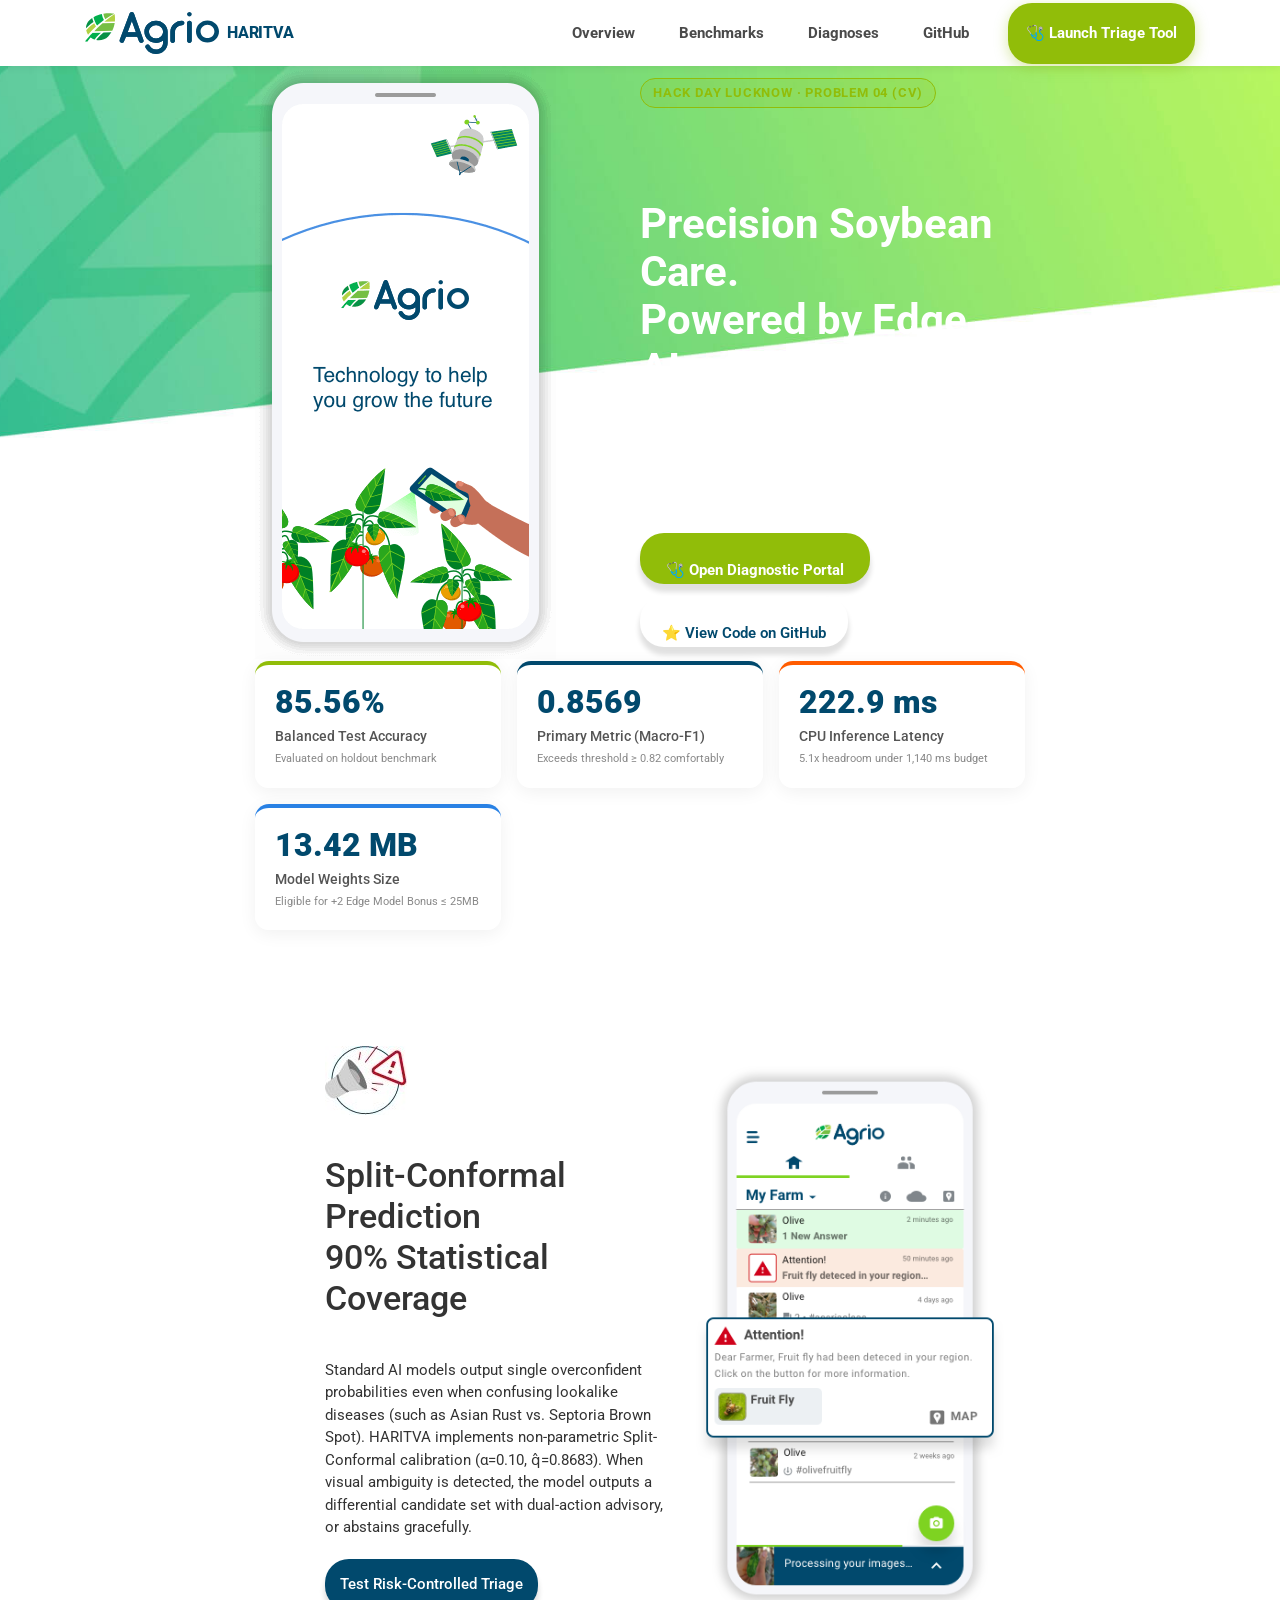
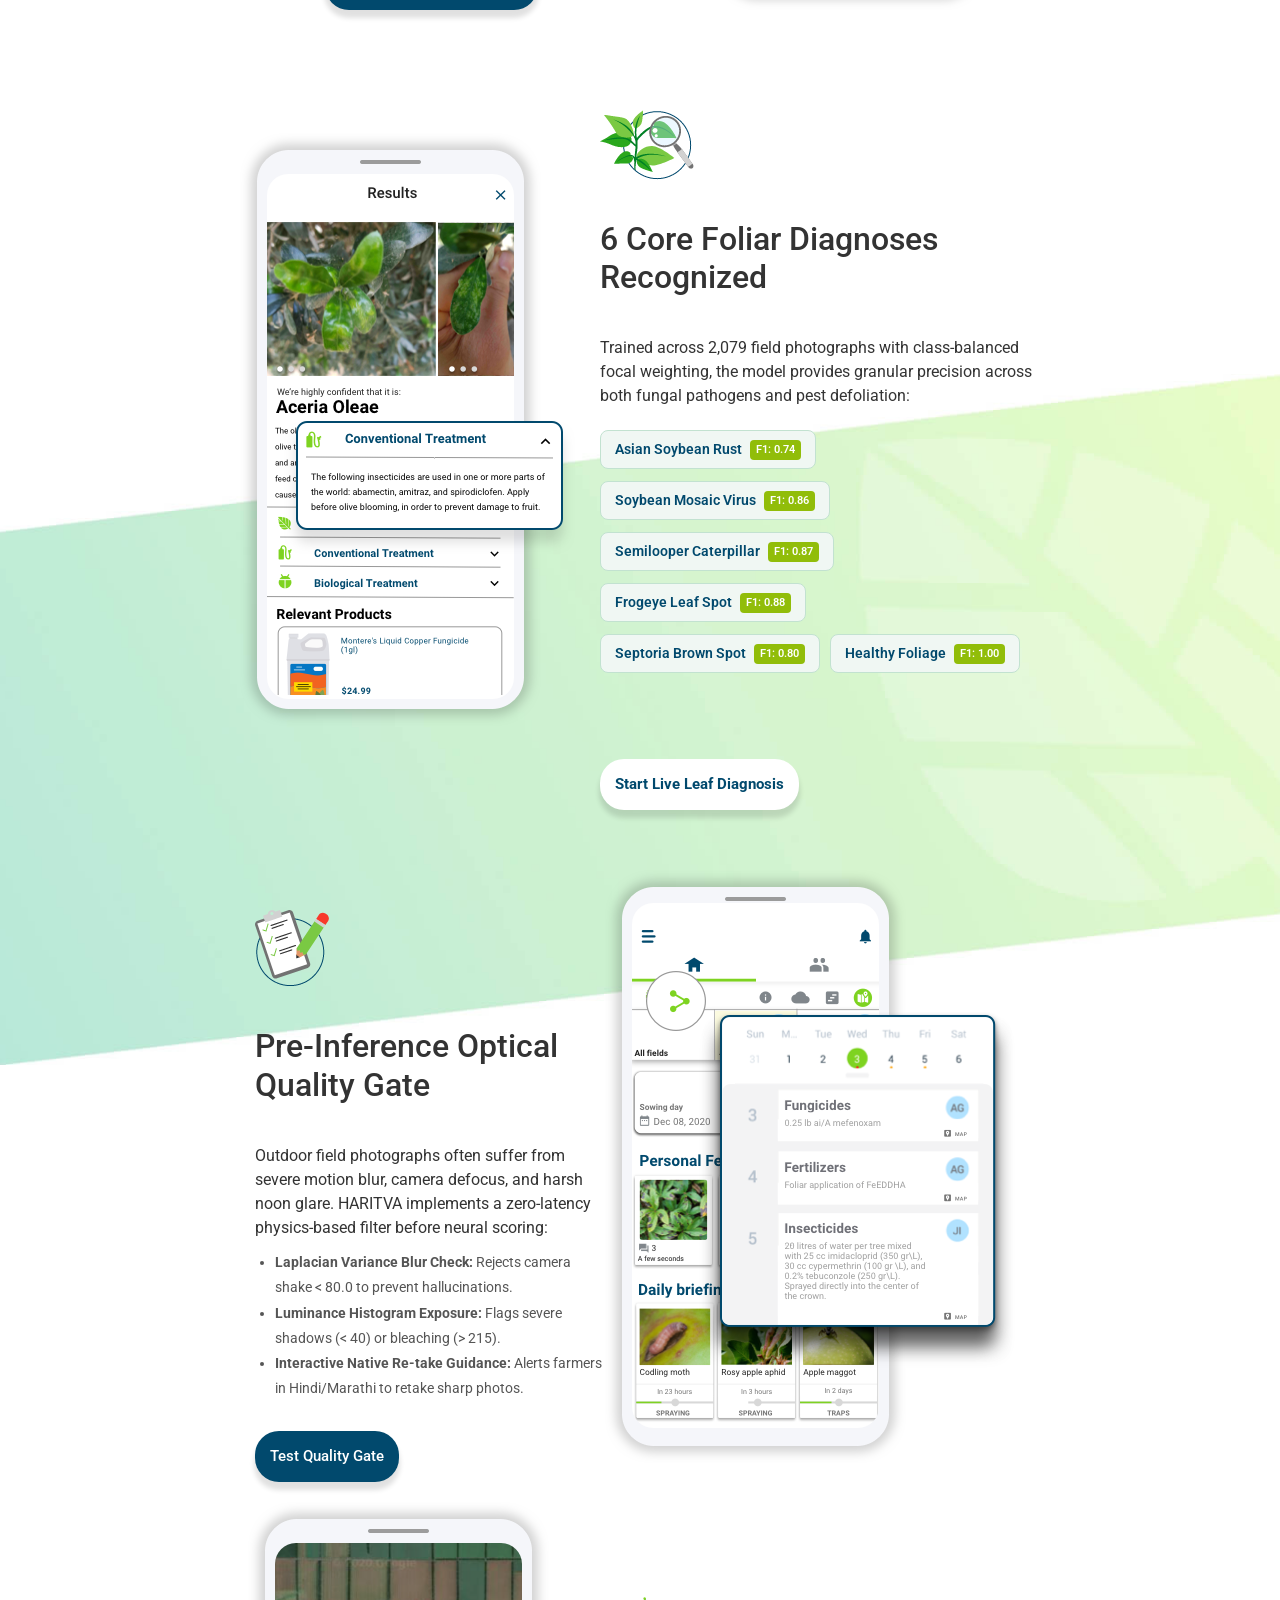
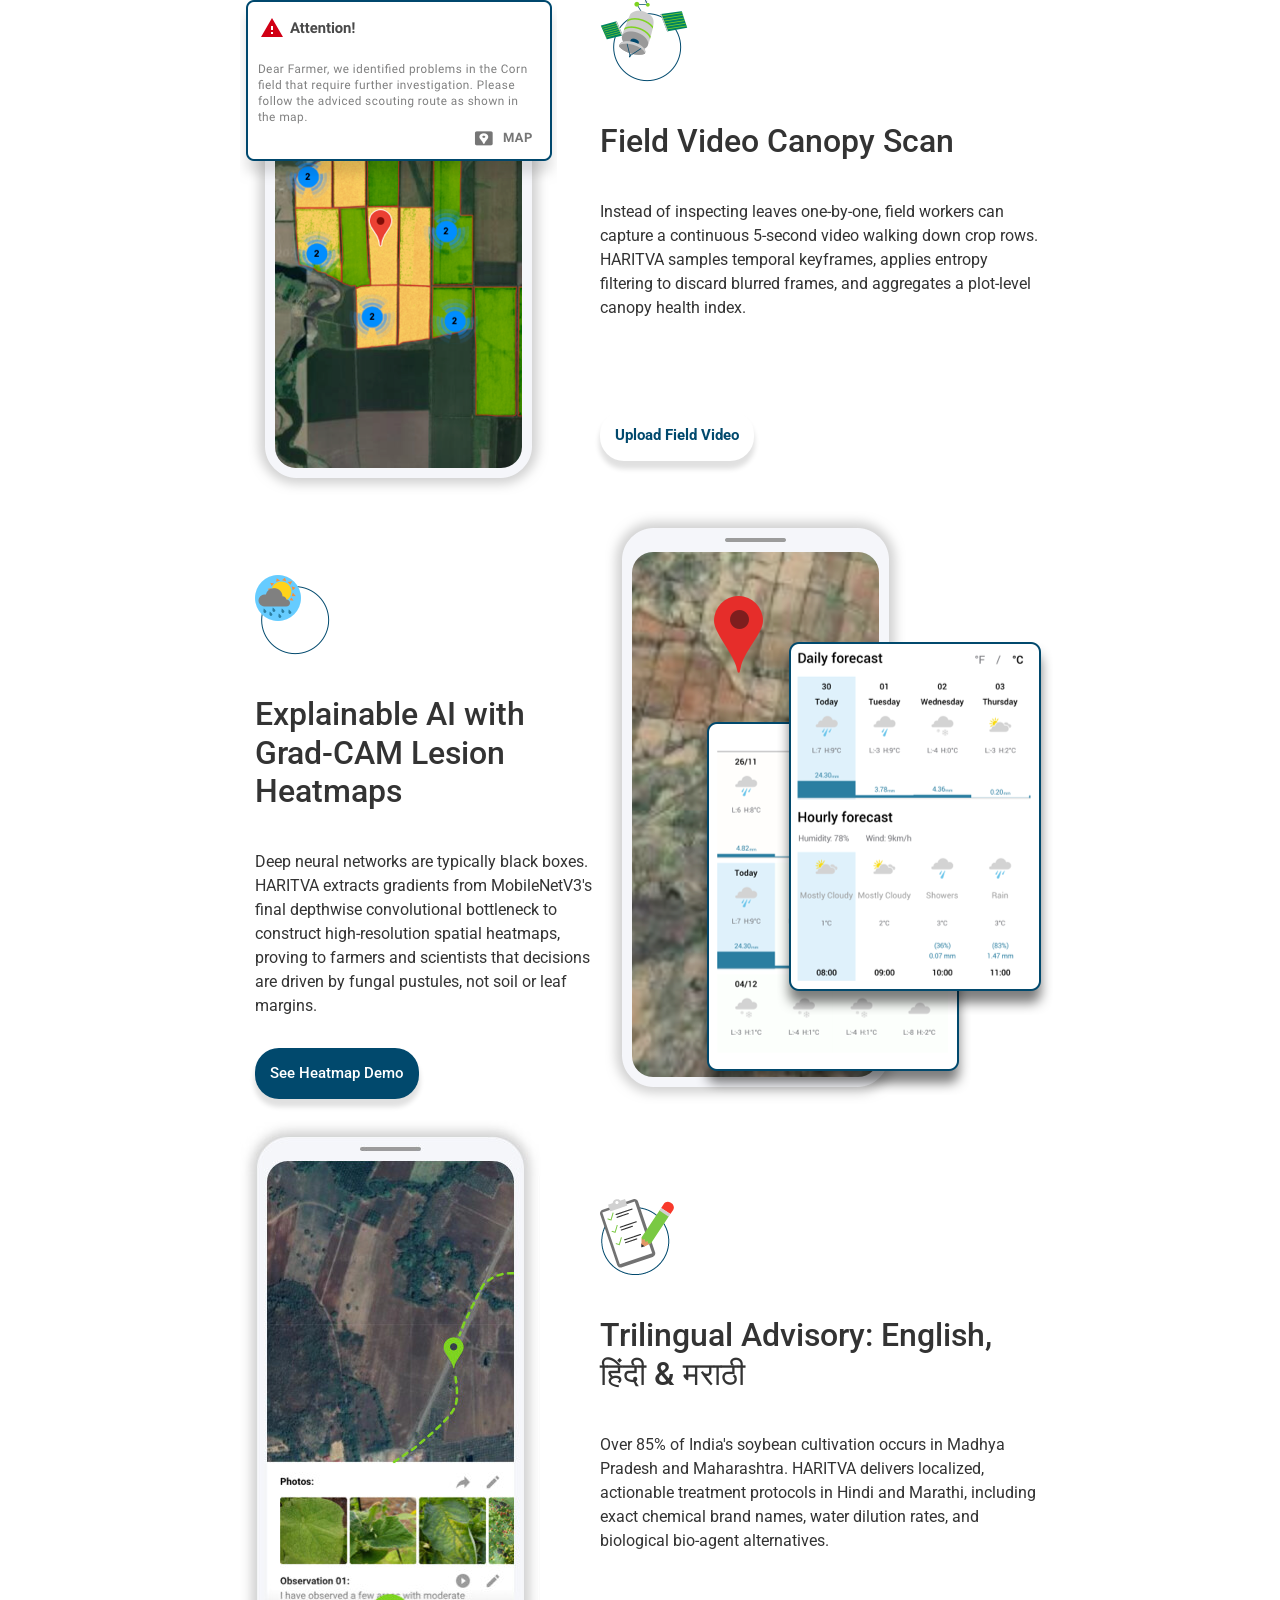
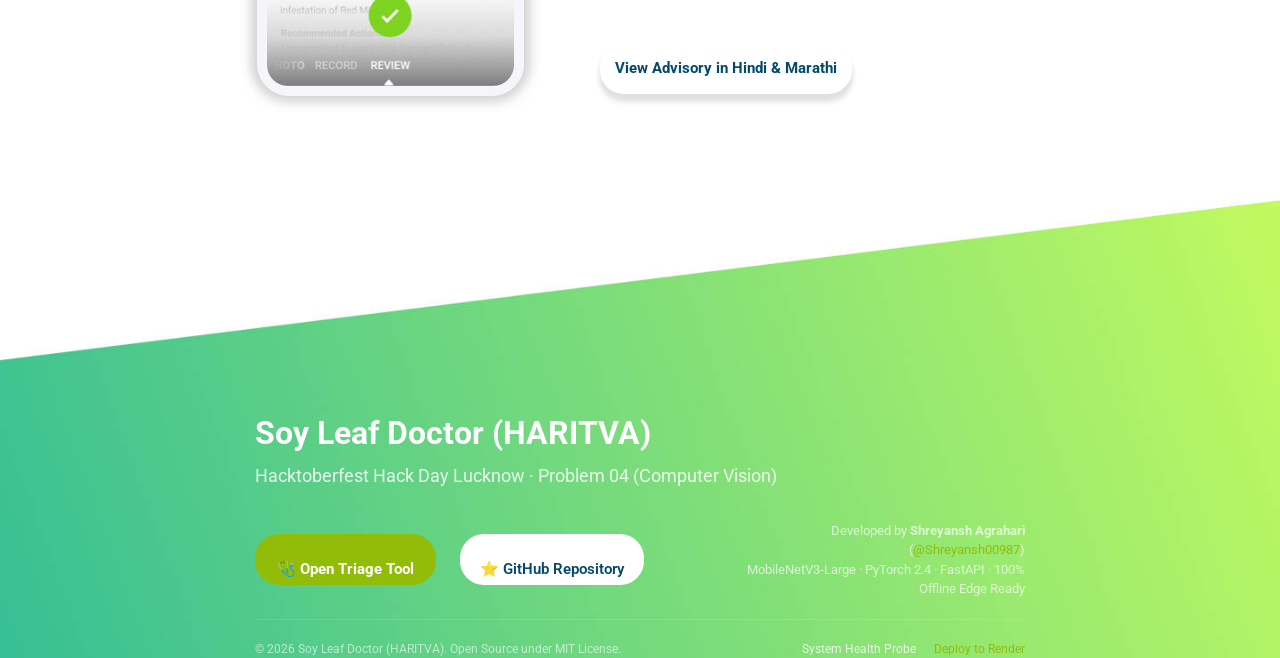
<file: templates/project.html>
<!DOCTYPE html>
<html lang="en">
<head>
    <meta charset="UTF-8">
    <meta name="viewport" content="width=device-width, initial-scale=1.0">
    <title>Soy Leaf Doctor (HARITVA) | Precision Foliar AI for Soybean</title>
    <meta name="description" content="An edge-optimized, offline triage system for soybean foliar disease classification under field-visit distribution shift. Hacktoberfest Hack Day Lucknow Problem 04.">
    
    <!-- Favicon -->
    <link rel="icon" href="/static/assets/agri_logo.svg" type="image/svg+xml">
    
    <!-- Google Fonts -->
    <link rel="preconnect" href="https://fonts.googleapis.com">
    <link rel="preconnect" href="https://fonts.gstatic.com" crossorigin>
    <link href="https://fonts.googleapis.com/css2?family=Roboto:wght@300;400;500;700;900&display=swap" rel="stylesheet">
    
    <!-- Stylesheets -->
    <link rel="stylesheet" href="/static/style.css">

    <style>
        .haritva-badge {
            display: inline-block;
            background: rgba(145, 189, 9, 0.15);
            color: #91bd09;
            border: 1px solid #91bd09;
            padding: 4px 12px;
            border-radius: 20px;
            font-size: 13px;
            font-weight: 700;
            text-transform: uppercase;
            letter-spacing: 0.8px;
            margin-bottom: 12px;
        }
        .haritva-stat-grid {
            display: grid;
            grid-template-columns: repeat(auto-fit, minmax(210px, 1fr));
            gap: 16px;
            margin: 32px 0 16px 0;
        }
        .haritva-stat-card {
            background: rgba(255, 255, 255, 0.95);
            border-radius: 14px;
            padding: 20px;
            box-shadow: 0 4px 18px rgba(0,0,0,0.06);
            border-top: 4px solid #91bd09;
            transition: transform 0.2s ease, box-shadow 0.2s ease;
        }
        .haritva-stat-card:hover {
            transform: translateY(-4px);
            box-shadow: 0 8px 24px rgba(0,0,0,0.12);
        }
        .haritva-stat-val {
            font-size: 32px;
            font-weight: 900;
            color: #01496d;
            line-height: 1.1;
        }
        .haritva-stat-label {
            font-size: 14px;
            font-weight: 500;
            color: #555;
            margin-top: 6px;
        }
        .haritva-stat-sub {
            font-size: 11px;
            color: #888;
            margin-top: 4px;
        }
        .haritva-class-chip {
            display: inline-flex;
            align-items: center;
            background: #f0f7f3;
            border: 1px solid #c2e2d0;
            border-radius: 8px;
            padding: 8px 14px;
            margin: 6px 6px 6px 0;
            font-weight: 600;
            color: #01496d;
            font-size: 14px;
        }
        .haritva-class-chip span {
            background: #91bd09;
            color: #fff;
            border-radius: 4px;
            padding: 2px 6px;
            font-size: 11px;
            margin-left: 8px;
        }
        .haritva-nav-btn {
            background: #91bd09 !important;
            color: #fff !important;
            font-weight: 700 !important;
            border-radius: 24px !important;
            padding: 8px 18px !important;
            box-shadow: 0 4px 14px rgba(145, 189, 9, 0.35);
            transition: all 0.2s ease;
            text-decoration: none !important;
        }
        .haritva-nav-btn:hover {
            background: #7ca107 !important;
            transform: translateY(-1px);
        }
    </style>
</head>
<body class="agri-page-frontpage">

    <!-- Main Container -->
    <div class="agri-container-main">
        
        <!-- Header / Navbar -->
        <header>
            <nav class="agri-nav navbar navbar-expand-lg static-top">
                <div class="container d-flex align-items-center justify-content-between">
                    <a class="navbar-brand d-flex align-items-center" href="/">
                        <img width="128" height="40" src="/static/assets/agri_logo.svg" alt="HARITVA Logo">
                        <span style="font-size: 16px; font-weight: 800; color: #01496d; margin-left: 8px; letter-spacing: -0.3px;">HARITVA</span>
                    </a>

                    <ul class="navbar-nav ml-auto flex-row align-items-center mb-0">
                        <li class="nav-item active d-none d-md-block mr-3">
                            <a class="nav-link font-weight-bold" href="#overview">Overview</a>
                        </li>
                        <li class="nav-item active d-none d-md-block mr-3">
                            <a class="nav-link font-weight-bold" href="#metrics">Benchmarks</a>
                        </li>
                        <li class="nav-item active d-none d-md-block mr-3">
                            <a class="nav-link font-weight-bold" href="#classes">Diagnoses</a>
                        </li>
                        <li class="nav-item active d-none d-md-block mr-3">
                            <a class="nav-link font-weight-bold" href="https://github.com/Shreyansh00987/Soy-Leaf-Doctor" target="_blank">GitHub</a>
                        </li>
                        <li class="nav-item">
                            <a class="agri-btn haritva-nav-btn" href="/triage">
                                🩺 Launch Triage Tool
                            </a>
                        </li>
                    </ul>
                </div>
            </nav>
        </header>

        <!-- Section 1: Hero Intro -->
        <div id="overview" class="container agri-mw-80">
            <div class="agri-phone-w-text-intro-container">
                <div class="row no-gutters align-items-center">
                    <div class="col-12 col-md-6 order-1 order-md-0">
                        <div class="agri-fp-intro-img">
                            <img width="301" height="593" decoding="async" style="object-fit: contain;" src="/static/assets/Mobile-2.png" alt="Soy Leaf Doctor Preview">
                        </div>
                    </div>
                    <div class="col-12 col-md-6 order-0 order-md-1">
                        <div class="agri-fp-intro-text">
                            <div class="haritva-badge">Hack Day Lucknow · Problem 04 (CV)</div>
                            <h1 class="agri-mb-2d5 agri-text-white agri-pt-8" style="font-size: 42px; line-height: 1.15;">
                                Precision Soybean Care. <br> Powered by Edge AI.
                            </h1>
                            <p style="color: rgba(255,255,255,0.92); font-size: 16px; line-height: 1.5; margin-bottom: 24px;">
                                An offline-executable, risk-controlled agricultural triage system engineered for field-visit distribution shifts across 6 foliar diseases and pests with Split-Conformal 90% statistical coverage guarantees.
                            </p>
                            <div style="display: flex; flex-wrap: wrap; gap: 12px;">
                                <a href="/triage" class="agri-btn agri-btn-white agri-btn-w-shadow" style="background-color: #91bd09; color: #fff !important; font-weight: 700; border-radius: 24px; padding: 12px 26px;">
                                    🩺 Open Diagnostic Portal
                                </a>
                                <a href="https://github.com/Shreyansh00987/Soy-Leaf-Doctor" target="_blank" class="agri-btn agri-btn-white agri-btn-w-shadow" style="color: #01496d !important; font-weight: 600; border-radius: 24px; padding: 12px 22px;">
                                    ⭐ View Code on GitHub
                                </a>
                            </div>
                        </div>
                    </div>
                </div>
            </div>
        </div>

        <!-- Section: Metric Highlight Counters -->
        <div id="metrics" class="container agri-mw-80" style="margin-top: -30px; position: relative; z-index: 10;">
            <div class="haritva-stat-grid">
                <div class="haritva-stat-card">
                    <div class="haritva-stat-val">85.56%</div>
                    <div class="haritva-stat-label">Balanced Test Accuracy</div>
                    <div class="haritva-stat-sub">Evaluated on holdout benchmark</div>
                </div>
                <div class="haritva-stat-card" style="border-top-color: #01496d;">
                    <div class="haritva-stat-val">0.8569</div>
                    <div class="haritva-stat-label">Primary Metric (Macro-F1)</div>
                    <div class="haritva-stat-sub">Exceeds threshold &ge; 0.82 comfortably</div>
                </div>
                <div class="haritva-stat-card" style="border-top-color: #ff5c00;">
                    <div class="haritva-stat-val">222.9 ms</div>
                    <div class="haritva-stat-label">CPU Inference Latency</div>
                    <div class="haritva-stat-sub">5.1x headroom under 1,140 ms budget</div>
                </div>
                <div class="haritva-stat-card" style="border-top-color: #2981e4;">
                    <div class="haritva-stat-val">13.42 MB</div>
                    <div class="haritva-stat-label">Model Weights Size</div>
                    <div class="haritva-stat-sub">Eligible for +2 Edge Model Bonus &le; 25MB</div>
                </div>
            </div>
        </div>

        <!-- Section 2: Conformal Risk Control & Alert System -->
        <div class="agri-phone-w-text-alert-container-outer agri-mw-80 agri-margin-auto">
            <div class="container agri-phone-w-text-alert-container agri-mw-73 d-inline-block">
                <div class="row no-gutters align-items-center">
                    <div class="col-12 col-md-6">
                        <div class="agri-fp-alert-text">
                            <div class="agri-fp-alert-icon">
                                <img width="82" height="69" decoding="async" src="/static/assets/alert_icon.jpg" alt="Conformal Risk Alert">
                            </div>
                            <h2 class="agri-pt-2 agri-pb-2">Split-Conformal Prediction <br class="d-none d-md-block" /> 90% Statistical Coverage</h2>
                            <div class="agri-desc-text">
                                Standard AI models output single overconfident probabilities even when confusing lookalike diseases (such as Asian Rust vs. Septoria Brown Spot). HARITVA implements non-parametric Split-Conformal calibration (&alpha;=0.10, q&#770;=0.8683). When visual ambiguity is detected, the model outputs a differential candidate set with dual-action advisory, or abstains gracefully.
                            </div>
                            <div class="agri-pt-2 agri-pb-2">
                                <a href="/triage" class="agri-btn agri-btn-white agri-btn-w-shadow agri-btn-second" style="background-color:rgba(1, 73, 109, 1); color: #fff !important; border-radius: 24px;">
                                    Test Risk-Controlled Triage
                                </a>
                            </div>
                        </div>
                    </div>
                    <div class="col-12 col-md-6">
                        <div class="agri-fp-alert-img">
                            <img class="agri-fp-alert-img-desktop d-none d-md-inline-block" decoding="async" src="/static/assets/Group-16m-1.png" alt="Conformal Coverage Map">
                            <img class="d-md-none" decoding="async" src="/static/assets/Group-16a-1.png" alt="Conformal Coverage Mobile">
                        </div>
                    </div>
                </div>
            </div>
        </div>

        <!-- Background Section 2: Recognition & Management -->
        <div class="agri-section-w-bg2">
            
            <!-- Section 3: 6 Diagnoses Recognized -->
            <div id="classes" class="agri-fp-ident-container agri-mw-80 agri-margin-auto">
                <div class="row no-gutters align-items-center">
                    <div class="col-12 col-md-6 order-1 order-md-0">
                        <div class="agri-fp-ident-img text-center text-md-left">
                            <img width="357" height="593" decoding="async" class="d-none d-md-inline-block" src="/static/assets/Group-1355-1.png" alt="Plant Disease Recognition">
                            <img decoding="async" class="d-md-none" src="/static/assets/Group-11_m.png" alt="Plant Disease Recognition Mobile">
                        </div>
                    </div>
                    <div class="col-12 col-md-6 order-0 order-md-1">
                        <div class="agri-fp-ident-text-container agri-pt-8 text-center text-md-left">
                            <img width="94" height="70" decoding="async" src="/static/assets/icon_identification.png" alt="Identification Icon">
                            <h2 class="agri-pt-2 agri-pb-2">6 Core Foliar Diagnoses Recognized</h2>
                            <div class="agri-fp-ident-text">
                                <p>Trained across 2,079 field photographs with class-balanced focal weighting, the model provides granular precision across both fungal pathogens and pest defoliation:</p>
                                
                                <div style="margin-top: 16px;">
                                    <div class="haritva-class-chip">Asian Soybean Rust <span>F1: 0.74</span></div>
                                    <div class="haritva-class-chip">Soybean Mosaic Virus <span>F1: 0.86</span></div>
                                    <div class="haritva-class-chip">Semilooper Caterpillar <span>F1: 0.87</span></div>
                                    <div class="haritva-class-chip">Frogeye Leaf Spot <span>F1: 0.88</span></div>
                                    <div class="haritva-class-chip">Septoria Brown Spot <span>F1: 0.80</span></div>
                                    <div class="haritva-class-chip">Healthy Foliage <span>F1: 1.00</span></div>
                                </div>
                            </div>
                            <div class="agri-mb-2d5 agri-text-white agri-pt-8">
                                <a href="/triage" class="agri-btn agri-btn-white agri-btn-w-shadow" style="color: #01496d !important; font-weight: 700; border-radius: 24px;">
                                    Start Live Leaf Diagnosis
                                </a>
                            </div>
                        </div>
                    </div>
                </div>
            </div>

            <!-- Section 4: Pre-Inference Optical Quality Gate -->
            <div class="agri-phone-w-text-left-container-outer agri-mw-80 agri-margin-auto">
                <div class="container agri-phone-w-text-left-container agri-mw-73 d-inline-block">
                    <div class="row no-gutters align-items-center">
                        <div class="col-12 col-md-6">
                            <div class="agri-fp-left-text-container agri-pt-8 text-center text-md-left">
                                <img width="74" height="77" decoding="async" src="/static/assets/icon_management.png" alt="Optical Gate Icon">
                                <h2 class="agri-pt-2 agri-pb-2">Pre-Inference Optical Quality Gate</h2>
                                <div class="agri-fp-left-text">
                                    <p>Outdoor field photographs often suffer from severe motion blur, camera defocus, and harsh noon glare. HARITVA implements a zero-latency physics-based filter before neural scoring:</p>
                                    <ul style="color: #555; font-size: 14px; padding-left: 20px; line-height: 1.8;">
                                        <li><strong>Laplacian Variance Blur Check:</strong> Rejects camera shake &lt; 80.0 to prevent hallucinations.</li>
                                        <li><strong>Luminance Histogram Exposure:</strong> Flags severe shadows (&lt; 40) or bleaching (&gt; 215).</li>
                                        <li><strong>Interactive Native Re-take Guidance:</strong> Alerts farmers in Hindi/Marathi to retake sharp photos.</li>
                                    </ul>
                                </div>
                                <div class="agri-pt-2 agri-pb-2">
                                    <a href="/triage" class="agri-btn agri-btn-white agri-btn-w-shadow agri-btn-second" style="background-color:rgba(1, 73, 109, 1); color: #fff !important; border-radius: 24px;">
                                        Test Quality Gate
                                    </a>
                                </div>
                            </div>
                        </div>
                        <div class="col-12 col-md-6">
                            <div class="agri-fp-left-img text-center text-md-left">
                                <div class="agri-fp-ident-img text-center text-md-left">
                                    <img width="422" height="593" decoding="async" class="d-none d-md-inline-block" src="/static/assets/Group-74.png" alt="Optical Quality Gate">
                                    <img decoding="async" class="d-md-none" src="/static/assets/Group-74-mb.png" alt="Optical Quality Gate Mobile">
                                </div>
                            </div>
                        </div>
                    </div>
                </div>
            </div>

            <!-- Section 5: Field Video Canopy Scan -->
            <div id="video-scan" class="agri-fp-ident-container agri-mw-80 agri-margin-auto">
                <div class="row no-gutters align-items-center">
                    <div class="col-12 col-md-6 order-1 order-md-0">
                        <div class="agri-fp-ident-img text-center text-md-left">
                            <img width="317" height="593" decoding="async" class="d-none d-md-inline-block" src="/static/assets/Group-999-e1616772288651.png" alt="Field Video Canopy Scan">
                            <img decoding="async" class="d-md-none" src="/static/assets/Group-999-e1616772288651.png" alt="Field Video Canopy Scan Mobile">
                        </div>
                    </div>
                    <div class="col-12 col-md-6 order-0 order-md-1">
                        <div class="agri-fp-ident-text-container agri-pt-8 text-center text-md-left">
                            <img width="88" height="85" decoding="async" src="/static/assets/Group-111.png" alt="Video Scan Icon">
                            <h2 class="agri-pt-2 agri-pb-2">Field Video Canopy Scan</h2>
                            <div class="agri-fp-ident-text">
                                <p>Instead of inspecting leaves one-by-one, field workers can capture a continuous 5-second video walking down crop rows. HARITVA samples temporal keyframes, applies entropy filtering to discard blurred frames, and aggregates a plot-level canopy health index.</p>
                            </div>
                            <div class="agri-mb-2d5 agri-text-white agri-pt-8">
                                <a href="/triage" class="agri-btn agri-btn-white agri-btn-w-shadow" style="color: #01496d !important; font-weight: 700; border-radius: 24px;">
                                    Upload Field Video
                                </a>
                            </div>
                        </div>
                    </div>
                </div>
            </div>

            <!-- Section 6: Explainable AI with Grad-CAM -->
            <div class="agri-phone-w-text-left-container-outer agri-mw-80 agri-margin-auto">
                <div class="container agri-phone-w-text-left-container agri-mw-73 d-inline-block">
                    <div class="row no-gutters align-items-center">
                        <div class="col-12 col-md-6">
                            <div class="agri-fp-left-text-container agri-pt-8 text-center text-md-left">
                                <img width="75" height="80" decoding="async" src="/static/assets/Group-14_wea.png" alt="Grad-CAM Icon">
                                <h2 class="agri-pt-2 agri-pb-2">Explainable AI with Grad-CAM Lesion Heatmaps</h2>
                                <div class="agri-fp-left-text">
                                    <p>Deep neural networks are typically black boxes. HARITVA extracts gradients from MobileNetV3's final depthwise convolutional bottleneck to construct high-resolution spatial heatmaps, proving to farmers and scientists that decisions are driven by fungal pustules, not soil or leaf margins.</p>
                                </div>
                                <div class="agri-pt-2 agri-pb-2">
                                    <a href="/triage" class="agri-btn agri-btn-white agri-btn-w-shadow agri-btn-second" style="background-color:rgba(1, 73, 109, 1); color: #fff !important; border-radius: 24px;">
                                        See Heatmap Demo
                                    </a>
                                </div>
                            </div>
                        </div>
                        <div class="col-12 col-md-6">
                            <div class="agri-fp-left-img text-center text-md-left">
                                <div class="agri-fp-ident-img text-center text-md-left">
                                    <img width="448" height="593" decoding="async" class="d-none d-md-inline-block" src="/static/assets/Group-15_n_weather.png" alt="Explainable AI">
                                    <img decoding="async" class="d-md-none" src="/static/assets/Group-15_n_weather-1.png" alt="Explainable AI Mobile">
                                </div>
                            </div>
                        </div>
                    </div>
                </div>
            </div>

            <!-- Section 7: Trilingual Agronomic Advisory -->
            <div class="agri-fp-ident-container agri-mw-80 agri-margin-auto">
                <div class="row no-gutters align-items-center">
                    <div class="col-12 col-md-6 order-1 order-md-0">
                        <div class="agri-fp-ident-img text-center text-md-left">
                            <img width="301" height="593" decoding="async" class="d-none d-md-inline-block" src="/static/assets/Mobile-03-3.jpg" alt="Trilingual Advisory">
                            <img decoding="async" class="d-md-none" src="/static/assets/Mobile-03-3.jpg" alt="Trilingual Advisory Mobile">
                        </div>
                    </div>
                    <div class="col-12 col-md-6 order-0 order-md-1">
                        <div class="agri-fp-ident-text-container agri-pt-8 text-center text-md-left">
                            <img width="74" height="77" decoding="async" src="/static/assets/icon_management.png" alt="Trilingual Icon">
                            <h2 class="agri-pt-2 agri-pb-2">Trilingual Advisory: English, हिंदी & मराठी</h2>
                            <div class="agri-fp-ident-text">
                                <p>Over 85% of India's soybean cultivation occurs in Madhya Pradesh and Maharashtra. HARITVA delivers localized, actionable treatment protocols in Hindi and Marathi, including exact chemical brand names, water dilution rates, and biological bio-agent alternatives.</p>
                            </div>
                            <div class="agri-mb-2d5 agri-text-white agri-pt-8">
                                <a href="/triage" class="agri-btn agri-btn-white agri-btn-w-shadow" style="color: #01496d !important; font-weight: 700; border-radius: 24px;">
                                    View Advisory in Hindi & Marathi
                                </a>
                            </div>
                        </div>
                    </div>
                </div>
            </div>

        </div>

        <div style="height:86px" aria-hidden="true" class="wp-block-spacer"></div>

        <!-- Footer -->
        <footer>
            <div class="agri-footer agri-mw-80 agri-margin-auto">
                <div class="container">
                    <div class="row">
                        <div class="col-12">
                            <div class="agri-footer-heading">
                                <div class="agri-footer-join-text font-weight-bold">
                                    Soy Leaf Doctor (HARITVA) <br>
                                    <span style="font-size: 18px; font-weight: 400; opacity: 0.85;">
                                        Hacktoberfest Hack Day Lucknow · Problem 04 (Computer Vision)
                                    </span>
                                </div>
                            </div>
                        </div>
                    </div>

                    <!-- Footer Action Buttons & Credits -->
                    <div class="agri-footer-icons agri-mt-3">
                        <div class="row align-items-center">
                            <div class="col-12 col-lg-7">
                                <div class="agri-footer-apps-container">
                                    <a href="/triage" class="agri-btn agri-btn-white mr-2" style="background:#91bd09; color:#fff !important; font-weight:700; border-radius:24px; padding:10px 22px;">
                                        🩺 Open Triage Tool
                                    </a>
                                    <a href="https://github.com/Shreyansh00987/Soy-Leaf-Doctor" target="_blank" class="agri-btn agri-btn-white" style="color:#01496d !important; font-weight:600; border-radius:24px; padding:10px 20px;">
                                        ⭐ GitHub Repository
                                    </a>
                                </div>
                            </div>
                            <div class="col-12 col-lg-5 text-lg-right mt-3 mt-lg-0">
                                <div style="color: rgba(255,255,255,0.7); font-size: 13px;">
                                    Developed by <strong>Shreyansh Agrahari</strong> (<a href="https://github.com/Shreyansh00987" target="_blank" style="color:#91bd09;">@Shreyansh00987</a>)<br>
                                    MobileNetV3-Large · PyTorch 2.4 · FastAPI · 100% Offline Edge Ready
                                </div>
                            </div>
                        </div>
                    </div>

                    <!-- Copyright & Footer Links -->
                    <div class="agri-footer-copy-text" style="border-top: 1px solid rgba(255,255,255,0.1); padding-top: 20px; margin-top: 20px;">
                        <div class="row">
                            <div class="col-12 col-md-6 text-center text-md-left">
                                <div class="copyright-text" style="color: rgba(255,255,255,0.6); font-size: 12px;">
                                    &copy; 2026 Soy Leaf Doctor (HARITVA). Open Source under MIT License.
                                </div>
                            </div>
                            <div class="col-12 col-md-6 text-center text-md-right">
                                <div class="footer-links" style="color: rgba(255,255,255,0.6); font-size: 12px;">
                                    <a href="/health" target="_blank" style="color: rgba(255,255,255,0.8); margin-right: 15px;">System Health Probe</a>
                                    <a href="https://render.com/deploy?repo=https://github.com/Shreyansh00987/Soy-Leaf-Doctor" target="_blank" style="color: #91bd09;">Deploy to Render</a>
                                </div>
                            </div>
                        </div>
                    </div>

                </div>
            </div>
        </footer>

    </div>

</body>
</html>
</file>
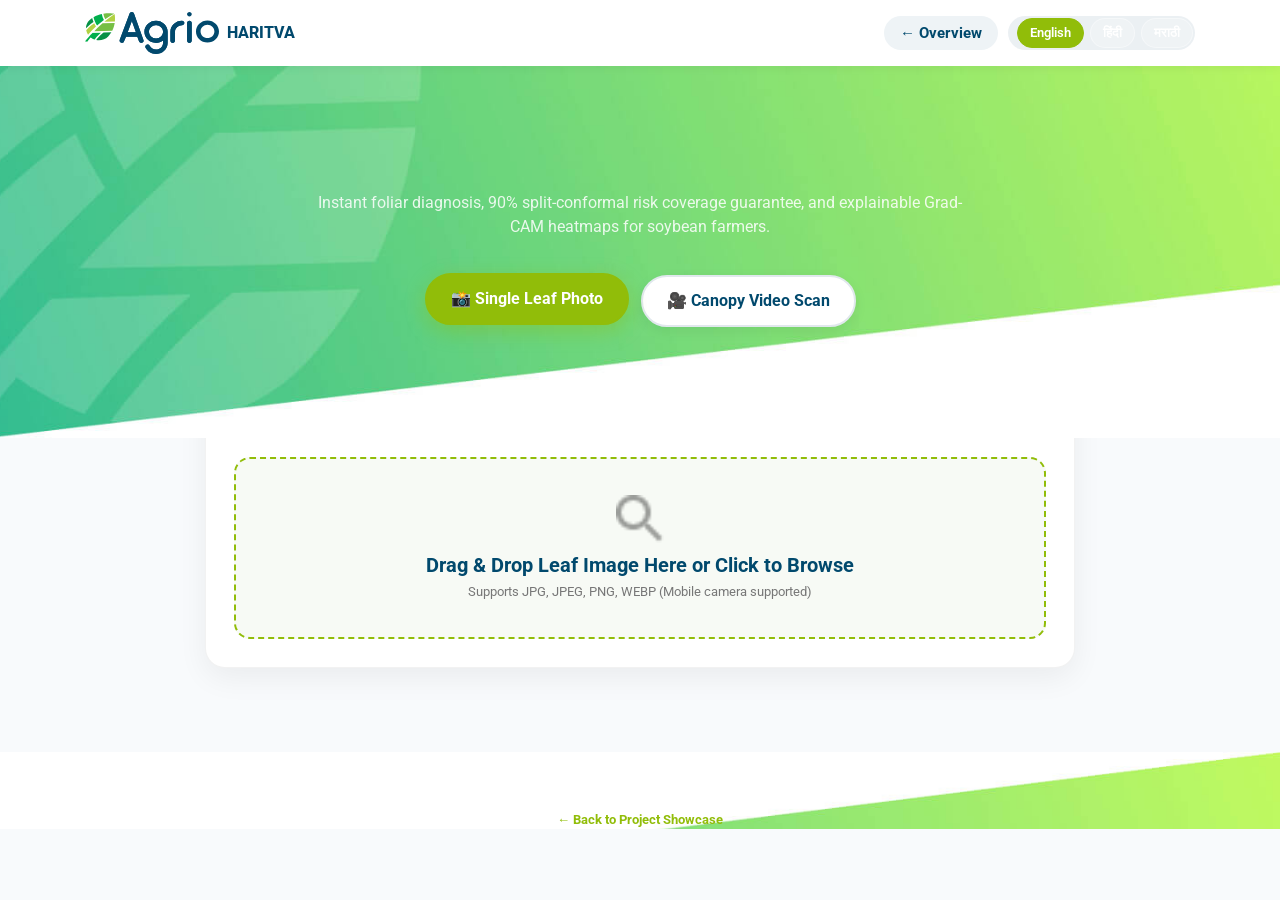
<file: templates/triage.html>
<!DOCTYPE html>
<html lang="en">
<head>
    <meta charset="UTF-8">
    <meta name="viewport" content="width=device-width, initial-scale=1.0">
    <title>Soy Leaf Doctor (HARITVA) | Live Diagnostic Portal</title>
    <link rel="icon" href="/static/assets/agri_logo.svg" type="image/svg+xml">
    
    <link rel="preconnect" href="https://fonts.googleapis.com">
    <link rel="preconnect" href="https://fonts.gstatic.com" crossorigin>
    <link href="https://fonts.googleapis.com/css2?family=Roboto:wght@300;400;500;700;900&display=swap" rel="stylesheet">
    
    <link rel="stylesheet" href="/static/style.css">

    <style>
        .triage-hero {
            background: linear-gradient(135deg, #01496d 0%, #002b40 100%);
            padding: 40px 20px 60px 20px;
            color: #fff;
            text-align: center;
            border-bottom-left-radius: 36px;
            border-bottom-right-radius: 36px;
            box-shadow: 0 10px 30px rgba(1, 73, 109, 0.2);
        }
        .triage-card {
            background: #ffffff;
            border-radius: 20px;
            padding: 28px;
            box-shadow: 0 10px 30px rgba(0,0,0,0.06);
            margin-bottom: 24px;
            border: 1px solid rgba(0,0,0,0.05);
        }
        .nav-tabs-custom {
            display: flex;
            justify-content: center;
            gap: 12px;
            margin-top: -24px;
            margin-bottom: 30px;
            position: relative;
            z-index: 10;
        }
        .tab-btn {
            background: #fff;
            border: 2px solid #e1e8ed;
            padding: 12px 24px;
            border-radius: 30px;
            font-weight: 700;
            color: #01496d;
            cursor: pointer;
            box-shadow: 0 4px 14px rgba(0,0,0,0.06);
            transition: all 0.2s ease;
        }
        .tab-btn.active {
            background: #91bd09;
            color: #fff;
            border-color: #91bd09;
            box-shadow: 0 6px 20px rgba(145, 189, 9, 0.4);
            transform: translateY(-2px);
        }
        .drop-zone {
            border: 2px dashed #91bd09;
            background: #f7faf5;
            border-radius: 16px;
            padding: 36px 20px;
            text-align: center;
            cursor: pointer;
            transition: all 0.2s ease;
        }
        .drop-zone:hover {
            background: #edf7e7;
            border-color: #7ba207;
        }
        .lang-pill {
            background: rgba(255, 255, 255, 0.2);
            color: #fff;
            border: 1px solid rgba(255, 255, 255, 0.4);
            padding: 4px 12px;
            border-radius: 16px;
            font-size: 13px;
            font-weight: 600;
            cursor: pointer;
            margin-left: 6px;
            transition: all 0.2s ease;
        }
        .lang-pill.active {
            background: #91bd09;
            border-color: #91bd09;
            color: #fff;
        }
        .result-box {
            display: none;
            margin-top: 24px;
            animation: fadeIn 0.3s ease;
        }
        @keyframes fadeIn {
            from { opacity: 0; transform: translateY(8px); }
            to { opacity: 1; transform: translateY(0); }
        }
        .badge-status {
            display: inline-block;
            padding: 6px 14px;
            border-radius: 20px;
            font-size: 13px;
            font-weight: 700;
            text-transform: uppercase;
        }
        .badge-pass { background: #e3f7df; color: #2e7d32; border: 1px solid #a5d6a7; }
        .badge-warn { background: #fff3e0; color: #e65100; border: 1px solid #ffcc80; }
        .prob-bar {
            height: 10px;
            border-radius: 5px;
            background: #eef2f5;
            overflow: hidden;
            margin-top: 4px;
        }
        .prob-fill {
            height: 100%;
            background: #91bd09;
            border-radius: 5px;
            transition: width 0.5s ease;
        }
    </style>
</head>
<body class="agri-page-frontpage" style="background: #f8fafc;">

    <!-- Main Container -->
    <div class="agri-container-main">
        
        <!-- Header / Navbar -->
        <header>
            <nav class="agri-nav navbar navbar-expand-lg static-top" style="background: #fff; box-shadow: 0 2px 10px rgba(0,0,0,0.05);">
                <div class="container d-flex align-items-center justify-content-between">
                    <a class="navbar-brand d-flex align-items-center" href="/">
                        <img width="128" height="40" src="/static/assets/agri_logo.svg" alt="HARITVA Logo">
                        <span style="font-size: 16px; font-weight: 800; color: #01496d; margin-left: 8px;">HARITVA</span>
                    </a>

                    <div class="d-flex align-items-center">
                        <a href="/" class="agri-btn mr-3 d-none d-sm-inline-block" style="background: #eef3f6; color: #01496d !important; font-weight: 700; border-radius: 20px; padding: 6px 16px;">
                            ← Overview
                        </a>
                        <div class="d-flex align-items-center bg-dark p-1 rounded-pill" style="background: rgba(1, 73, 109, 0.08) !important;">
                            <span class="lang-pill active" onclick="setLang('en')" id="btn-en">English</span>
                            <span class="lang-pill" onclick="setLang('hi')" id="btn-hi">हिंदी</span>
                            <span class="lang-pill" onclick="setLang('mr')" id="btn-mr">मराठी</span>
                        </div>
                    </div>
                </div>
            </nav>
        </header>

        <!-- Hero Header -->
        <div class="triage-hero">
            <div class="container">
                <span class="haritva-badge" style="background: rgba(255,255,255,0.15); color: #fff; border-color: rgba(255,255,255,0.4);">
                    Edge AI Diagnostic Portal
                </span>
                <h1 id="title-main" style="font-size: 34px; font-weight: 800; margin: 10px 0;">
                    Soy Leaf Health & Triage Doctor
                </h1>
                <p id="sub-main" style="font-size: 16px; opacity: 0.85; max-width: 650px; margin: 0 auto;">
                    Instant foliar diagnosis, 90% split-conformal risk coverage guarantee, and explainable Grad-CAM heatmaps for soybean farmers.
                </p>
            </div>
        </div>

        <!-- Tab Selector -->
        <div class="container">
            <div class="nav-tabs-custom">
                <button class="tab-btn active" id="tab-photo-btn" onclick="switchTab('photo')">
                    📸 <span id="label-tab-photo">Single Leaf Photo</span>
                </button>
                <button class="tab-btn" id="tab-video-btn" onclick="switchTab('video')">
                    🎥 <span id="label-tab-video">Canopy Video Scan</span>
                </button>
            </div>
        </div>

        <!-- Main Workspace Container -->
        <div class="container" style="max-width: 900px; padding-bottom: 60px;">
            
            <!-- TAB 1: PHOTO TRIAGE -->
            <div id="tab-photo" class="triage-card">
                <h3 id="photo-heading" style="font-size: 20px; font-weight: 800; color: #01496d; margin-bottom: 6px;">
                    Upload Soybean Leaf Photograph
                </h3>
                <p id="photo-desc" style="color: #666; font-size: 14px; margin-bottom: 20px;">
                    Take a clear photo of the infected or healthy leaf outdoors or select a field image.
                </p>

                <!-- Dropzone -->
                <div class="drop-zone" onclick="document.getElementById('fileInput').click()" id="dropZone">
                    <img src="/static/assets/magnify-glass.png" width="48" height="48" style="opacity: 0.7; margin-bottom: 10px;">
                    <h5 id="drop-text" style="color: #01496d; font-weight: 700;">Drag & Drop Leaf Image Here or Click to Browse</h5>
                    <p id="drop-subtext" style="color: #777; font-size: 13px; margin: 0;">Supports JPG, JPEG, PNG, WEBP (Mobile camera supported)</p>
                    <input type="file" id="fileInput" accept="image/*" style="display: none;" onchange="handleFileSelect(this.files[0])">
                </div>

                <!-- Preview Area -->
                <div id="previewArea" style="display: none; margin-top: 20px; text-align: center;">
                    <img id="imagePreview" style="max-height: 240px; border-radius: 12px; box-shadow: 0 4px 12px rgba(0,0,0,0.1); margin-bottom: 16px;">
                    <div>
                        <button class="agri-btn" onclick="runInference()" id="btn-analyze" style="background: #91bd09; color: #fff; font-weight: 700; border-radius: 24px; padding: 10px 30px; font-size: 16px;">
                            ⚡ Run Leaf Diagnosis
                        </button>
                    </div>
                </div>

                <!-- Live Results Area -->
                <div id="resultBox" class="result-box">
                    <hr style="border: 0; border-top: 1px solid #eee; margin: 28px 0;">

                    <!-- Quality Gate Banner -->
                    <div id="qualityBanner" style="padding: 14px 18px; border-radius: 12px; margin-bottom: 20px; display: flex; align-items: center; justify-content: space-between;">
                        <div>
                            <span id="qualityBadge" class="badge-status">Checking...</span>
                            <span id="qualityText" style="font-size: 14px; font-weight: 600; margin-left: 10px; color: #333;"></span>
                        </div>
                        <div id="qualityScores" style="font-size: 12px; color: #666;"></div>
                    </div>

                    <!-- Diagnosis Headline -->
                    <div style="background: #f7faf5; border-left: 5px solid #91bd09; padding: 20px; border-radius: 12px; margin-bottom: 24px;">
                        <div style="font-size: 13px; font-weight: 700; text-transform: uppercase; color: #666;" id="pred-header">
                            Primary Diagnosis
                        </div>
                        <div id="predLabel" style="font-size: 26px; font-weight: 900; color: #01496d; margin: 4px 0;"></div>
                        <div id="conformalSet" style="font-size: 14px; color: #555; margin-top: 6px;"></div>
                    </div>

                    <!-- Visual Side by Side Heatmap -->
                    <div class="row" style="margin-bottom: 24px;">
                        <div class="col-12 col-md-6 text-center mb-3 mb-md-0">
                            <h6 style="font-weight: 700; color: #01496d;">Original Leaf Photo</h6>
                            <img id="origLeaf" style="width: 100%; max-height: 250px; object-fit: contain; border-radius: 12px; border: 1px solid #ddd;">
                        </div>
                        <div class="col-12 col-md-6 text-center">
                            <h6 style="font-weight: 700; color: #01496d;">Grad-CAM Lesion Activation</h6>
                            <img id="camHeatmap" style="width: 100%; max-height: 250px; object-fit: contain; border-radius: 12px; border: 1px solid #ddd;">
                        </div>
                    </div>

                    <!-- Advisory Card -->
                    <div style="background: #fff; border: 1px solid #e1e8ed; border-radius: 14px; padding: 22px; margin-bottom: 20px;">
                        <h5 style="font-weight: 800; color: #01496d; margin-bottom: 12px;" id="adv-title">
                            Agronomic Advisory & Treatment
                        </h5>
                        <div id="advContent" style="color: #444; line-height: 1.6; font-size: 15px;"></div>
                    </div>

                    <!-- Probability Bars -->
                    <div style="background: #fafbfc; border-radius: 14px; padding: 18px;">
                        <h6 style="font-weight: 700; color: #555; font-size: 13px; text-transform: uppercase; margin-bottom: 12px;">
                            Full Multi-Class Probability Simplex
                        </h6>
                        <div id="probBars"></div>
                    </div>

                </div>
            </div>

            <!-- TAB 2: FIELD VIDEO CANOPY SCAN -->
            <div id="tab-video" class="triage-card" style="display: none;">
                <h3 id="video-heading" style="font-size: 20px; font-weight: 800; color: #01496d; margin-bottom: 6px;">
                    Field Video Canopy Scan (5-Second Row Walkthrough)
                </h3>
                <p id="video-desc" style="color: #666; font-size: 14px; margin-bottom: 20px;">
                    Upload a video taken while walking between soybean crop rows. System extracts keyframes, performs entropy-weighted temporal aggregation, and generates field health distribution.
                </p>

                <div class="drop-zone" onclick="document.getElementById('videoInput').click()" id="videoDropZone">
                    <img src="/static/assets/btn-icon-play.png" width="48" height="48" style="opacity: 0.7; margin-bottom: 10px;">
                    <h5 id="vdrop-text" style="color: #01496d; font-weight: 700;">Drag & Drop Field Video Here or Click to Browse</h5>
                    <p style="color: #777; font-size: 13px; margin: 0;">Supports MP4, WebM, MOV (Max 50 MB)</p>
                    <input type="file" id="videoInput" accept="video/*" style="display: none;" onchange="handleVideoSelect(this.files[0])">
                </div>

                <div id="videoPreviewArea" style="display: none; margin-top: 20px; text-align: center;">
                    <video id="videoPreview" controls style="max-height: 260px; max-width: 100%; border-radius: 12px; margin-bottom: 16px;"></video>
                    <div>
                        <button class="agri-btn" onclick="runVideoInference()" id="btn-analyze-video" style="background: #91bd09; color: #fff; font-weight: 700; border-radius: 24px; padding: 10px 30px; font-size: 16px;">
                            ⚡ Run Canopy Temporal Scan
                        </button>
                    </div>
                </div>

                <!-- Video Results Area -->
                <div id="videoResultBox" class="result-box">
                    <hr style="border: 0; border-top: 1px solid #eee; margin: 28px 0;">

                    <div style="background: #f7faf5; border-left: 5px solid #01496d; padding: 20px; border-radius: 12px; margin-bottom: 20px;">
                        <h4 style="font-weight: 800; color: #01496d; margin-bottom: 8px;">Plot Canopy Health Index</h4>
                        <div id="canopySummary" style="font-size: 18px; font-weight: 700; color: #333;"></div>
                        <div id="canopyStats" style="font-size: 14px; color: #666; margin-top: 6px;"></div>
                    </div>

                    <div id="keyframeGallery" style="display: flex; gap: 12px; overflow-x: auto; padding-bottom: 10px; margin-bottom: 20px;"></div>

                    <div style="background: #fff; border: 1px solid #e1e8ed; border-radius: 14px; padding: 22px;">
                        <h5 style="font-weight: 800; color: #01496d; margin-bottom: 12px;">Field-Wide Agronomic Action</h5>
                        <div id="videoAdvContent" style="color: #444; line-height: 1.6; font-size: 15px;"></div>
                    </div>
                </div>

            </div>

        </div>

        <!-- Footer -->
        <footer>
            <div class="agri-footer agri-mw-80 agri-margin-auto" style="padding-top: 30px;">
                <div class="container text-center" style="color: rgba(255,255,255,0.7); font-size: 13px;">
                    Soy Leaf Doctor (HARITVA) · Hacktoberfest Hack Day Lucknow · Problem 04 (CV)<br>
                    <a href="/" style="color: #91bd09; font-weight: 700; margin-top: 8px; display: inline-block;">← Back to Project Showcase</a>
                </div>
            </div>
        </footer>

    </div>

    <!-- Interactive Client Script -->
    <script>
        let currentLang = 'en';
        let selectedFile = null;
        let selectedVideoFile = null;

        const i18n_ui = {
            en: {
                titleMain: "Soy Leaf Health & Triage Doctor",
                subMain: "Instant foliar diagnosis, 90% split-conformal risk coverage guarantee, and explainable Grad-CAM heatmaps for soybean farmers.",
                tabPhoto: "Single Leaf Photo",
                tabVideo: "Canopy Video Scan",
                photoHeading: "Upload Soybean Leaf Photograph",
                photoDesc: "Take a clear photo of the infected or healthy leaf outdoors or select a field image.",
                dropText: "Drag & Drop Leaf Image Here or Click to Browse",
                analyzeBtn: "⚡ Run Leaf Diagnosis",
                predHeader: "Primary Diagnosis",
                advTitle: "Agronomic Advisory & Treatment",
                videoHeading: "Field Video Canopy Scan (5-Second Row Walkthrough)",
                videoDesc: "Upload a video taken while walking between soybean crop rows. System extracts keyframes and calculates canopy health.",
                vdropText: "Drag & Drop Field Video Here or Click to Browse",
                vanalyzeBtn: "⚡ Run Canopy Temporal Scan"
            },
            hi: {
                titleMain: "सोयाबीन पत्ती स्वास्थ्य एवं निदान डॉक्टर",
                subMain: "सोयाबीन किसानों के लिए त्वरित पत्ती रोग पहचान, 90% जोखिम कवरेज गारंटी और ग्रेड-कैम हीटमैप।",
                tabPhoto: "एकल पत्ती फोटो",
                tabVideo: "खेत वीडियो कैनोपी स्कैन",
                photoHeading: "सोयाबीन पत्ती की फोटो अपलोड करें",
                photoDesc: "खेत में रोगग्रस्त या स्वस्थ पत्ती की स्पष्ट फोटो लें या अपलोड करें।",
                dropText: "पत्ती की फोटो यहाँ खींचें या चुनने के लिए क्लिक करें",
                analyzeBtn: "⚡ पत्ती की जांच करें",
                predHeader: "मुख्य निदान (बीमारी)",
                advTitle: "कृषि परामर्श एवं उपचार (दवा छिड़काव)",
                videoHeading: "खेत वीडियो कैनोपी स्कैन (कतार में चलते हुए)",
                videoDesc: "खेत में कतारों के बीच चलते हुए 5 सेकंड का वीडियो अपलोड करें। सिस्टम खेत का समग्र स्वास्थ्य निकालेगा।",
                vdropText: "खेत का वीडियो यहाँ खींचें या चुनने के लिए क्लिक करें",
                vanalyzeBtn: "⚡ खेत कैनोपी स्कैन चलाएं"
            },
            mr: {
                titleMain: "सोयाबीन पान आरोग्य आणि निदान डॉक्टर",
                subMain: "सोयाबीन शेतकऱ्यांसाठी त्वरित रोग ओळख, 90% जोखीम हमी आणि ग्रॅड-कॅम हीटमॅप.",
                tabPhoto: "एका पानाचा फोटो",
                tabVideo: "शेत व्हिडिओ कॅनॉपी स्कॅन",
                photoHeading: "सोयाबीन पानाचा फोटो अपलोड करा",
                photoDesc: "रोगट किंवा निरोगी पानाचा स्पष्ट फोटो घ्या किंवा निवडा.",
                dropText: "पानाचा फोटो येथे टाका किंवा निवडण्यासाठी क्लिक करा",
                analyzeBtn: "⚡ पानाची तपासणी करा",
                predHeader: "मुख्य निदान (रोग)",
                advTitle: "कृषी सल्ला आणि फवारणी उपचार",
                videoHeading: "शेत व्हिडिओ कॅनॉपी स्कॅन (ओळीत चालताना)",
                videoDesc: "सोयाबीनच्या ओळीत चालताना 5 सेकंदांचा व्हिडिओ अपलोड करा.",
                vdropText: "शेताचा व्हिडिओ येथे टाका किंवा निवडण्यासाठी क्लिक करा",
                vanalyzeBtn: "⚡ शेत कॅनॉपी स्कॅन चालवा"
            }
        };

        function setLang(lang) {
            currentLang = lang;
            ['en', 'hi', 'mr'].forEach(l => {
                document.getElementById('btn-' + l).classList.toggle('active', l === lang);
            });
            const t = i18n_ui[lang];
            document.getElementById('title-main').innerText = t.titleMain;
            document.getElementById('sub-main').innerText = t.subMain;
            document.getElementById('label-tab-photo').innerText = t.tabPhoto;
            document.getElementById('label-tab-video').innerText = t.tabVideo;
            document.getElementById('photo-heading').innerText = t.photoHeading;
            document.getElementById('photo-desc').innerText = t.photoDesc;
            document.getElementById('drop-text').innerText = t.dropText;
            document.getElementById('btn-analyze').innerText = t.analyzeBtn;
            document.getElementById('pred-header').innerText = t.predHeader;
            document.getElementById('adv-title').innerText = t.advTitle;
            document.getElementById('video-heading').innerText = t.videoHeading;
            document.getElementById('video-desc').innerText = t.videoDesc;
            document.getElementById('vdrop-text').innerText = t.vdropText;
            document.getElementById('btn-analyze-video').innerText = t.vanalyzeBtn;

            // Re-run inference if file is already loaded
            if (selectedFile && document.getElementById('resultBox').style.display === 'block') {
                runInference();
            }
        }

        function switchTab(tab) {
            document.getElementById('tab-photo').style.display = tab === 'photo' ? 'block' : 'none';
            document.getElementById('tab-video').style.display = tab === 'video' ? 'block' : 'none';
            document.getElementById('tab-photo-btn').classList.toggle('active', tab === 'photo');
            document.getElementById('tab-video-btn').classList.toggle('active', tab === 'video');
        }

        function handleFileSelect(file) {
            if (!file) return;
            selectedFile = file;
            const reader = new FileReader();
            reader.onload = e => {
                document.getElementById('imagePreview').src = e.target.result;
                document.getElementById('previewArea').style.display = 'block';
                document.getElementById('resultBox').style.display = 'none';
            };
            reader.readAsDataURL(file);
        }

        function handleVideoSelect(file) {
            if (!file) return;
            selectedVideoFile = file;
            const videoUrl = URL.createObjectURL(file);
            const videoElem = document.getElementById('videoPreview');
            videoElem.src = videoUrl;
            document.getElementById('videoPreviewArea').style.display = 'block';
            document.getElementById('videoResultBox').style.display = 'none';
        }

        async function runInference() {
            if (!selectedFile) return;
            const btn = document.getElementById('btn-analyze');
            btn.innerText = "⏳ Analyzing with MobileNetV3...";
            btn.disabled = true;

            const formData = new FormData();
            formData.append('file', selectedFile);
            formData.append('lang', currentLang);

            try {
                const res = await fetch('/api/triage', {
                    method: 'POST',
                    body: formData
                });
                const data = await res.json();
                displayResults(data);
            } catch (err) {
                alert("Inference Error: " + err);
            } finally {
                btn.innerText = i18n_ui[currentLang].analyzeBtn;
                btn.disabled = false;
            }
        }

        function displayResults(data) {
            document.getElementById('resultBox').style.display = 'block';

            // Quality
            const qBanner = document.getElementById('qualityBanner');
            const qBadge = document.getElementById('qualityBadge');
            const qText = document.getElementById('qualityText');
            const qScores = document.getElementById('qualityScores');

            if (data.quality.passed) {
                qBanner.style.background = '#e8f5e9';
                qBadge.className = 'badge-status badge-pass';
                qBadge.innerText = 'PASS';
                qText.innerText = currentLang === 'hi' ? 'फोटो गुणवत्ता उत्तम है' : currentLang === 'mr' ? 'फोटो गुणवत्ता उत्तम आहे' : 'Optical Quality Gate Passed';
            } else {
                qBanner.style.background = '#fff3e0';
                qBadge.className = 'badge-status badge-warn';
                qBadge.innerText = 'WARNING';
                qText.innerText = data.quality.recommendation;
            }
            qScores.innerText = `Blur: ${data.quality.blur_score.toFixed(1)} | Light: ${data.quality.brightness.toFixed(1)}`;

            // Diagnosis
            document.getElementById('predLabel').innerText = data.triage.label.replace(/_/g, ' ');
            document.getElementById('conformalSet').innerHTML = `<strong>Conformal Set (|C|=${data.triage.set_size}):</strong> [${data.triage.prediction_set.join(', ')}] <span style="background:#91bd09; color:#fff; border-radius:10px; padding:2px 8px; font-size:11px; margin-left:6px;">90% Statistical Coverage</span>`;

            // Images
            document.getElementById('origLeaf').src = document.getElementById('imagePreview').src;
            const camSrc = (data.cam_base64 && data.cam_base64.startsWith('data:')) ? data.cam_base64 : ('data:image/jpeg;base64,' + (data.cam_base64 || ''));
            document.getElementById('camHeatmap').src = camSrc;

            // Advisory
            const adv = data.advisory;
            document.getElementById('advContent').innerHTML = `
                <div style="margin-bottom: 8px;"><strong>${currentLang === 'hi' ? 'रोग' : currentLang === 'mr' ? 'रोग' : 'Condition'}:</strong> ${adv.name}</div>
                <div style="margin-bottom: 8px;"><strong>${currentLang === 'hi' ? 'दवा / उपचार' : currentLang === 'mr' ? 'औषध / उपचार' : 'Chemical / Bio Treatment'}:</strong> <span style="color:#d32f2f; font-weight:700;">${adv.treatment}</span></div>
                <div style="margin-bottom: 8px;"><strong>${currentLang === 'hi' ? 'मात्रा (डोज़)' : currentLang === 'mr' ? 'प्रमाण (डोस)' : 'Recommended Dosage'}:</strong> ${adv.dosage}</div>
                <div><strong>${currentLang === 'hi' ? 'रोकथाम' : currentLang === 'mr' ? 'प्रतिबंधात्मक उपाय' : 'Cultural Prevention'}:</strong> ${adv.prevention}</div>
            `;

            // Probability Bars
            const probs = data.triage.probabilities;
            let probHtml = '';
            for (const [cls, p] of Object.entries(probs)) {
                const pct = (p * 100).toFixed(1);
                probHtml += `
                    <div style="margin-bottom: 8px;">
                        <div style="display:flex; justify-content:space-between; font-size:13px; font-weight:600; color:#333;">
                            <span>${cls.replace(/_/g, ' ')}</span>
                            <span>${pct}%</span>
                        </div>
                        <div class="prob-bar">
                            <div class="prob-fill" style="width: ${pct}%;"></div>
                        </div>
                    </div>
                `;
            }
            document.getElementById('probBars').innerHTML = probHtml;

            // Scroll to results
            document.getElementById('resultBox').scrollIntoView({ behavior: 'smooth' });
        }

        async function runVideoInference() {
            if (!selectedVideoFile) return;
            const btn = document.getElementById('btn-analyze-video');
            btn.innerText = "⏳ Extracting Keyframes & Aggregating...";
            btn.disabled = true;

            const formData = new FormData();
            formData.append('file', selectedVideoFile);
            formData.append('lang', currentLang);

            try {
                const res = await fetch('/api/triage-video', {
                    method: 'POST',
                    body: formData
                });
                const data = await res.json();
                displayVideoResults(data);
            } catch (err) {
                alert("Video Inference Error: " + err);
            } finally {
                btn.innerText = i18n_ui[currentLang].vanalyzeBtn;
                btn.disabled = false;
            }
        }

        function displayVideoResults(data) {
            document.getElementById('videoResultBox').style.display = 'block';

            document.getElementById('canopySummary').innerText = `Primary Condition: ${data.aggregated_condition.replace(/_/g, ' ')} (${(data.confidence * 100).toFixed(1)}% Confidence)`;
            document.getElementById('canopyStats').innerText = `Keyframes Analyzed: ${data.frames_analyzed} | Health Index: ${(data.health_index * 100).toFixed(1)}%`;

            let galleryHtml = '';
            if (data.keyframes) {
                data.keyframes.forEach(kf => {
                    galleryHtml += `
                        <div style="min-width: 140px; text-align: center; border: 1px solid #ddd; border-radius: 8px; padding: 6px; background:#fff;">
                            <img src="${kf.base64}" style="width: 100%; height: 90px; object-fit: cover; border-radius: 6px;">
                            <div style="font-size: 11px; font-weight: 700; color: #01496d; margin-top: 4px;">${kf.label.replace(/_/g, ' ')}</div>
                            <div style="font-size: 10px; color: #666;">t=${kf.timestamp_sec.toFixed(1)}s</div>
                        </div>
                    `;
                });
            }
            document.getElementById('keyframeGallery').innerHTML = galleryHtml;

            const adv = data.advisory;
            document.getElementById('videoAdvContent').innerHTML = `
                <div style="margin-bottom: 8px;"><strong>${currentLang === 'hi' ? 'दवा / उपचार' : currentLang === 'mr' ? 'औषध / उपचार' : 'Chemical / Bio Treatment'}:</strong> <span style="color:#d32f2f; font-weight:700;">${adv.treatment}</span></div>
                <div style="margin-bottom: 8px;"><strong>${currentLang === 'hi' ? 'मात्रा (डोज़)' : currentLang === 'mr' ? 'प्रमाण (डोस)' : 'Recommended Dosage'}:</strong> ${adv.dosage}</div>
                <div><strong>${currentLang === 'hi' ? 'रोकथाम' : currentLang === 'mr' ? 'प्रतिबंधात्मक उपाय' : 'Cultural Prevention'}:</strong> ${adv.prevention}</div>
            `;

            document.getElementById('videoResultBox').scrollIntoView({ behavior: 'smooth' });
        }
    </script>
</body>
</html>
</file>
<file: static/style.css>
@charset "UTF-8";
#cookie-law-info-bar{font-size:15px;margin:0 auto;padding:12px 10px;position:absolute;text-align:center;box-sizing:border-box;width:100%;z-index:9999;display:none;left:0px;font-weight:300;box-shadow:0 -1px 10px 0 rgba(172, 171, 171, 0.3);}
#cookie-law-info-again{font-size:10pt;margin:0;padding:5px 10px;text-align:center;z-index:9999;cursor:pointer;box-shadow:#161616 2px 2px 5px 2px;}
#cookie-law-info-bar span{vertical-align:middle;}
.cli-plugin-button, .cli-plugin-button:visited{display:inline-block;padding:9px 12px;color:#fff;text-decoration:none;position:relative;cursor:pointer;margin-left:5px;text-decoration:none;}
.cli-plugin-main-link{margin-left:0px;font-weight:550;text-decoration:underline;}
.cli-plugin-button:hover{background-color:#111;color:#fff;text-decoration:none;}
.small.cli-plugin-button, .small.cli-plugin-button:visited{font-size:11px;}
.cli-plugin-button, .cli-plugin-button:visited,
.medium.cli-plugin-button, .medium.cli-plugin-button:visited{font-size:13px;font-weight:400;line-height:1;}
.large.cli-plugin-button, .large.cli-plugin-button:visited{font-size:14px;padding:8px 14px 9px;}
.super.cli-plugin-button, .super.cli-plugin-button:visited{font-size:34px;padding:8px 14px 9px;}
.pink.cli-plugin-button, .magenta.cli-plugin-button:visited{background-color:#e22092;}
.pink.cli-plugin-button:hover{background-color:#c81e82;}
.green.cli-plugin-button, .green.cli-plugin-button:visited{background-color:#91bd09;}
.green.cli-plugin-button:hover{background-color:#749a02;}
.red.cli-plugin-button, .red.cli-plugin-button:visited{background-color:#e62727;}
.red.cli-plugin-button:hover{background-color:#cf2525;}
.orange.cli-plugin-button, .orange.cli-plugin-button:visited{background-color:#ff5c00;}
.orange.cli-plugin-button:hover{background-color:#d45500;}
.blue.cli-plugin-button, .blue.cli-plugin-button:visited{background-color:#2981e4;}
.blue.cli-plugin-button:hover{background-color:#2575cf;}
.yellow.cli-plugin-button, .yellow.cli-plugin-button:visited{background-color:#ffb515;}
.yellow.cli-plugin-button:hover{background-color:#fc9200;}
.cli-plugin-button{margin-top:5px;}
.cli-bar-popup{-moz-background-clip:padding;-webkit-background-clip:padding;background-clip:padding-box;-webkit-border-radius:30px;-moz-border-radius:30px;border-radius:30px;padding:20px;}
.cli-powered_by_p{width:100% !important;display:block !important;color:#333;clear:both;font-style:italic !important;font-size:12px !important;margin-top:15px !important;}
.cli-powered_by_a{color:#333;font-weight:600 !important;font-size:12px !important;}
.cli-plugin-main-link.cli-plugin-button{text-decoration:none;}
.cli-plugin-main-link.cli-plugin-button {
margin-left: 5px;
}.gdpr-container-fluid{width:100%;padding-right:15px;padding-left:15px;margin-right:auto;margin-left:auto;}
.gdpr-row{display:-ms-flexbox;display:flex;-ms-flex-wrap:wrap;flex-wrap:wrap;margin-right:-15px;margin-left:-15px;}
.gdpr-col-4{-ms-flex:0 0 33.333333%;flex:0 0 33.333333%;max-width:33.333333%;}
.gdpr-col-8{-ms-flex:0 0 66.666667%;flex:0 0 66.666667%;max-width:66.666667%;}
.gdpr-align-items-stretch{-ms-flex-align:stretch!important;align-items:stretch!important;}
.gdpr-d-flex{display:-ms-flexbox!important;display:flex!important;}
.gdpr-px-0{padding-left:0;padding-right:0;}
.modal-backdrop.show{opacity:.8;}
.modal-open{overflow:hidden}
.modal-open .gdpr-modal{overflow-x:hidden;overflow-y:auto}
.gdpr-modal.fade .gdpr-modal-dialog{transition:-webkit-transform .3s ease-out;transition:transform .3s ease-out;transition:transform .3s ease-out,-webkit-transform .3s ease-out;-webkit-transform:translate(0,-25%);transform:translate(0,-25%)}
.gdpr-modal.show .gdpr-modal-dialog{-webkit-transform:translate(0,0);transform:translate(0,0)}
.modal-backdrop{position:fixed;top:0;right:0;bottom:0;left:0;z-index:1039;background-color:#000}
.modal-backdrop.fade{opacity:0}
.modal-backdrop.show{opacity:.5}
.gdpr-modal{position:fixed;top:0;right:0;bottom:0;left:0;z-index:1050;display:none;overflow:hidden;outline:0}
.gdpr-modal a{text-decoration:none;}
.gdpr-modal .gdpr-modal-dialog{position:relative;width:auto;margin:.5rem;pointer-events:none;font-family:-apple-system,BlinkMacSystemFont,"Segoe UI",Roboto,"Helvetica Neue",Arial,sans-serif,"Apple Color Emoji","Segoe UI Emoji","Segoe UI Symbol";font-size:1rem;font-weight:400;line-height:1.5;color:#212529;text-align:left;display:-ms-flexbox;display:flex;-ms-flex-align:center;align-items:center;min-height:calc(100% - (.5rem * 2))}
@media(min-width:576px){
.gdpr-modal .gdpr-modal-dialog{max-width:500px;margin:1.75rem auto;min-height:calc(100% - (1.75rem * 2));}
}
@media(min-width:992px){
.gdpr-modal .gdpr-modal-dialog{max-width:900px;}
}
.gdpr-modal-content{position:relative;display:-ms-flexbox;display:flex;-ms-flex-direction:column;flex-direction:column;width:100%;pointer-events:auto;background-color:#fff;background-clip:padding-box;border:1px solid rgba(0,0,0,.2);border-radius:.3rem;outline:0}
.gdpr-modal .row{margin:0 -15px;}
.gdpr-modal .modal-body{padding:0;position:relative;-ms-flex:1 1 auto;flex:1 1 auto;}
.gdpr-modal .close{position:absolute;right:10px;top:10px;z-index:1;padding:0;background-color:transparent;border:0;-webkit-appearance:none;font-size:1.5rem;font-weight:700;line-height:1;color:#000;text-shadow:0 1px 0 #fff;}
.gdpr-modal .close:focus{outline:0;}
.gdpr-switch{display:inline-block;position:relative;min-height:1px;padding-left:70px;font-size:14px;}
.gdpr-switch input[type="checkbox"]{display:none;}
.gdpr-switch .gdpr-slider{background-color:#e3e1e8;height:24px;width:50px;bottom:0;cursor:pointer;left:0;position:absolute;right:0;top:0;transition:.4s;}
.gdpr-switch .gdpr-slider:before{background-color:#fff;bottom:2px;content:"";height:20px;left:2px;position:absolute;transition:.4s;width:20px;}
.gdpr-switch input:checked + .gdpr-slider{background-color:rgb(99, 179, 95);}
.gdpr-switch input:checked + .gdpr-slider:before{transform:translateX(26px);}
.gdpr-switch .gdpr-slider{border-radius:34px;}
.gdpr-switch .gdpr-slider:before{border-radius:50%;}
.gdpr-tab-content>.gdpr-tab-pane{display:none;}
.gdpr-tab-content>.active{display:block;}
.gdpr-fade{transition:opacity .15s linear;}
.gdpr-nav-pills{display:-ms-flexbox;display:flex;-ms-flex-wrap:wrap;flex-wrap:wrap;padding-left:0;margin-bottom:0;list-style:none;-ms-flex-direction:column !important;flex-direction:column !important;align-items:stretch !important;-ms-align-items:stretch !important;}
.nav.gdpr-nav-pills, .gdpr-tab-content{width:100%;padding:30px;}
.nav.gdpr-nav-pills{background:#f3f3f3;}
.nav.gdpr-nav-pills .gdpr-nav-link{border:1px solid #0070ad;margin-bottom:10px;color:#0070ad;font-size:14px;display:block;padding:.5rem 1rem;border-radius:.25rem;}
.nav.gdpr-nav-pills .gdpr-nav-link.active, .nav.gdpr-nav-pills .show>.gdpr-nav-link{background-color:#0070ad;border:1px solid #0070ad;}
.nav.gdpr-nav-pills .gdpr-nav-link.active{color:#ffffff;}
.gdpr-tab-content .gdpr-button-wrapper{padding-top:30px;margin-top:30px;border-top:1px solid #d6d6d6;}
.gdpr-tab-content .gdpr-button-wrapper .btn-gdpr{background-color:#0070ad;border-color:#0070ad;color:#ffffff;font-size:14px;display:inline-block;font-weight:400;text-align:center;white-space:nowrap;vertical-align:middle;-webkit-user-select:none;-moz-user-select:none;-ms-user-select:none;user-select:none;border:1px solid transparent;padding:.375rem .75rem;font-size:1rem;line-height:1.5;border-radius:.25rem;transition:color .15s ease-in-out,background-color .15s ease-in-out,border-color .15s ease-in-out,box-shadow .15s ease-in-out;}
.gdpr-tab-content p{color:#343438;font-size:14px;margin-top:0;}
.gdpr-tab-content h4{font-size:20px;margin-bottom:.5rem;margin-top:0;font-family:inherit;font-weight:500;line-height:1.2;color:inherit;}
.cli-container-fluid{padding-right:15px;padding-left:15px;margin-right:auto;margin-left:auto;}
.cli-row{display:-ms-flexbox;display:flex;-ms-flex-wrap:wrap;flex-wrap:wrap;margin-right:-15px;margin-left:-15px;}
.cli-col-4{-ms-flex:0 0 33.333333%;flex:0 0 33.333333%;max-width:33.333333%;}
.cli-col-8{-ms-flex:0 0 66.666667%;flex:0 0 66.666667%;max-width:66.666667%;}
.cli-align-items-stretch{-ms-flex-align:stretch!important;align-items:stretch!important;}
.cli-d-flex{display:-ms-flexbox!important;display:flex!important;}
.cli-px-0{padding-left:0;padding-right:0;}
.cli-btn{cursor:pointer;font-size:14px;display:inline-block;font-weight:400;text-align:center;white-space:nowrap;vertical-align:middle;-webkit-user-select:none;-moz-user-select:none;-ms-user-select:none;user-select:none;border:1px solid transparent;padding:.5rem 1.25rem;line-height:1;border-radius:.25rem;transition:all .15s ease-in-out;}
.cli-btn:hover{opacity:.8;}
.cli-read-more-link{cursor:pointer;font-size:15px;font-weight:500;text-decoration:underline;}
.cli-btn:focus{outline:0;}
.cli-modal-backdrop.cli-show{opacity:.8;}
.cli-modal-open{overflow:hidden}
.cli-barmodal-open{overflow:hidden}
.cli-modal-open .cli-modal{overflow-x:hidden;overflow-y:auto}
.cli-modal.cli-fade .cli-modal-dialog{transition:-webkit-transform .3s ease-out;transition:transform .3s ease-out;transition:transform .3s ease-out,-webkit-transform .3s ease-out;-webkit-transform:translate(0,-25%);transform:translate(0,-25%)}
.cli-modal.cli-show .cli-modal-dialog{-webkit-transform:translate(0,0);transform:translate(0,0)}
.cli-modal-backdrop{position:fixed;top:0;right:0;bottom:0;left:0;z-index:1040;background-color:#000;display:none;}
.cli-modal-backdrop.cli-fade{opacity:0}
.cli-modal-backdrop.cli-show{opacity:.5;display:block;}
.cli-modal.cli-show{display:block;}
.cli-modal a{text-decoration:none;}
.cli-modal .cli-modal-dialog{position:relative;width:auto;margin:.5rem;pointer-events:none;font-family:-apple-system,BlinkMacSystemFont,"Segoe UI",Roboto,"Helvetica Neue",Arial,sans-serif,"Apple Color Emoji","Segoe UI Emoji","Segoe UI Symbol";font-size:1rem;font-weight:400;line-height:1.5;color:#212529;text-align:left;display:-ms-flexbox;display:flex;-ms-flex-align:center;align-items:center;min-height:calc(100% - (.5rem * 2))}
@media(min-width:576px){
.cli-modal .cli-modal-dialog{max-width:500px;margin:1.75rem auto;min-height:calc(100% - (1.75rem * 2))}
}
@media(min-width:992px){
.cli-modal .cli-modal-dialog{max-width:900px;}
}
.cli-modal-content{position:relative;display:-ms-flexbox;display:flex;-ms-flex-direction:column;flex-direction:column;width:100%;pointer-events:auto;background-color:#fff;background-clip:padding-box;border-radius:.3rem;outline:0}
.cli-modal .row{margin:0 -15px;}
.cli-modal .modal-body{padding:0;position:relative;-ms-flex:1 1 auto;flex:1 1 auto;}
.cli-modal .cli-modal-close{position:absolute;right:10px;top:10px;z-index:1;padding:0;background-color:transparent !important;border:0;-webkit-appearance:none;font-size:1.5rem;font-weight:700;line-height:1;color:#000;text-shadow:0 1px 0 #fff;}
.cli-modal .cli-modal-close:focus{outline:0;}
.cli-switch{display:inline-block;position:relative;min-height:1px;padding-left:70px;font-size:14px;}
.cli-switch input[type="checkbox"]{display:none;}
.cli-switch .cli-slider{background-color:#e3e1e8;height:24px;width:50px;bottom:0;cursor:pointer;left:0;position:absolute;right:0;top:0;transition:.4s;}
.cli-switch .cli-slider:before{background-color:#fff;bottom:2px;content:"";height:20px;left:2px;position:absolute;transition:.4s;width:20px;}
.cli-switch input:checked + .cli-slider{background-color:#00acad}
.cli-switch input:checked + .cli-slider:before{transform:translateX(26px);}
.cli-switch .cli-slider{border-radius:34px;}
.cli-switch .cli-slider:before{border-radius:50%;}
.cli-tab-content{background:#ffffff;}
.cli-tab-content>.cli-active{display:block;}
.cli-fade{transition:opacity .15s linear;}
.cli-nav-pills{display:-ms-flexbox;display:flex;-ms-flex-wrap:wrap;flex-wrap:wrap;padding-left:0;margin-bottom:0;list-style:none;-ms-flex-direction:column;flex-direction:column;}
.cli-nav-pills, .cli-tab-content{width:100%;padding:30px;}
@media(max-width:767px){
.cli-nav-pills, .cli-tab-content{padding:30px 10px;}
}
.cli-nav-pills{background:#f3f3f3;}
.cli-nav-pills .cli-nav-link{border:1px solid #00acad;margin-bottom:10px;color:#00acad;font-size:14px;display:block;padding:.5rem 1rem;border-radius:.25rem;cursor:pointer}
.cli-nav-pills .cli-nav-link.cli-active, .cli-nav-pills .cli-show>.cli-nav-link{background-color:#00acad;border:1px solid #00acad;}
.cli-nav-pills .cli-nav-link.cli-active{color:#ffffff;}
.cli-tab-content .cli-button-wrapper{padding-top:30px;margin-top:30px;border-top:1px solid #d6d6d6;}
.cli-tab-content p{color:#343438;font-size:14px;margin-top:0;}
.cli-tab-content h4{font-size:20px;margin-bottom:1.5rem;margin-top:0;font-family:inherit;font-weight:500;line-height:1.2;color:inherit;}
.cli-container-fluid{padding-right:15px;padding-left:15px;margin-right:auto;margin-left:auto;}
.cli-row{display:-ms-flexbox;display:flex;-ms-flex-wrap:wrap;flex-wrap:wrap;margin-right:-15px;margin-left:-15px;}
.cli-col-4{-ms-flex:0 0 33.333333%;flex:0 0 33.333333%;max-width:33.333333%;}
.cli-col-8{-ms-flex:0 0 66.666667%;flex:0 0 66.666667%;max-width:66.666667%;flex-direction:column;}
.cli-align-items-stretch{-ms-flex-align:stretch!important;align-items:stretch!important;}
.cli-d-flex{display:-ms-flexbox!important;display:flex!important;}
.cli-px-0{padding-left:0;padding-right:0;}
.cli-btn{cursor:pointer;font-size:14px;display:inline-block;font-weight:400;text-align:center;white-space:nowrap;vertical-align:middle;-webkit-user-select:none;-moz-user-select:none;-ms-user-select:none;user-select:none;border:1px solid transparent;padding:.5rem 1.25rem;line-height:1;border-radius:.25rem;transition:all .15s ease-in-out;}
.cli-btn:hover{opacity:.8;}
.cli-read-more-link{cursor:pointer;font-size:15px;font-weight:500;text-decoration:underline;}
.cli-btn:focus{outline:0;}
.cli-modal-backdrop.cli-show{opacity:.8;}
.cli-modal-open{overflow:hidden}
.cli-barmodal-open{overflow:hidden}
.cli-modal-open .cli-modal{overflow-x:hidden;overflow-y:auto}
.cli-modal.cli-fade .cli-modal-dialog{transition:-webkit-transform .3s ease-out;transition:transform .3s ease-out;transition:transform .3s ease-out,-webkit-transform .3s ease-out;-webkit-transform:translate(0,-25%);transform:translate(0,-25%)}
.cli-modal.cli-show .cli-modal-dialog{-webkit-transform:translate(0,0);transform:translate(0,0)}
.cli-modal-backdrop{position:fixed;top:0;right:0;bottom:0;left:0;z-index:1040;background-color:#000;-webkit-transform:scale(0);transform:scale(0);transition:opacity ease-in-out 0.5s;}
.cli-modal-backdrop.cli-fade{opacity:0;}
.cli-modal-backdrop.cli-show{opacity:.5;-webkit-transform:scale(1);transform:scale(1);}
.cli-modal{position:fixed;top:0;right:0;bottom:0;left:0;z-index:99999;transform:scale(0);overflow:hidden;outline:0;display:none;}
.cli-modal a{text-decoration:none;}
.cli-modal .cli-modal-dialog{position:relative;width:auto;margin:.5rem;pointer-events:none;font-family:inherit;font-size:1rem;font-weight:400;line-height:1.5;color:#212529;text-align:left;display:-ms-flexbox;display:flex;-ms-flex-align:center;align-items:center;min-height:calc(100% - (.5rem * 2))}
@media(min-width:576px){
.cli-modal .cli-modal-dialog{max-width:500px;margin:1.75rem auto;min-height:calc(100% - (1.75rem * 2))}
}
.cli-modal-content{position:relative;display:-ms-flexbox;display:flex;-ms-flex-direction:column;flex-direction:column;width:100%;pointer-events:auto;background-color:#fff;background-clip:padding-box;border-radius:.2rem;box-sizing:border-box;outline:0}
.cli-modal .row{margin:0 -15px;}
.cli-modal .modal-body{padding:0;position:relative;-ms-flex:1 1 auto;flex:1 1 auto;}
.cli-modal .cli-modal-close:focus{outline:0;}
.cli-switch{display:inline-block;position:relative;min-height:1px;padding-left:38px;font-size:14px;}
.cli-switch input[type="checkbox"]{display:none;}
.cli-switch .cli-slider{background-color:#e3e1e8;height:20px;width:38px;bottom:0;cursor:pointer;left:0;position:absolute;right:0;top:0;transition:.4s;}
.cli-switch .cli-slider:before{background-color:#fff;bottom:2px;content:"";height:15px;left:3px;position:absolute;transition:.4s;width:15px;}
.cli-switch input:checked + .cli-slider{background-color:#61a229;}
.cli-switch input:checked + .cli-slider:before{transform:translateX(18px);}
.cli-switch .cli-slider{border-radius:34px;font-size:0;}
.cli-switch .cli-slider:before{border-radius:50%;}
.cli-tab-content{background:#ffffff;}
.cli-nav-pills{display:-ms-flexbox;display:flex;-ms-flex-wrap:wrap;flex-wrap:wrap;padding-left:0;margin-bottom:0;list-style:none;-ms-flex-direction:column;flex-direction:column;}
.cli-nav-pills, .cli-tab-content{width:100%;padding:5px 30px 5px 5px;box-sizing:border-box;}
@media(max-width:767px){
.cli-nav-pills, .cli-tab-content{padding:30px 10px;}
}
.cli-nav-pills{background:#fff;}
.cli-nav-pills .cli-nav-link{border:1px solid #cccccc;margin-bottom:10px;color:#2a2a2a;font-size:14px;display:block;padding:.5rem 1rem;border-radius:.25rem;cursor:pointer}
.cli-nav-pills .cli-nav-link.cli-active, .cli-nav-pills .cli-show>.cli-nav-link{background-color:#f6f6f9;border:1px solid #cccccc;}
.cli-nav-pills .cli-nav-link.cli-active{color:#2a2a2a;}
.cli-tab-content .cli-button-wrapper{padding-top:30px;margin-top:30px;border-top:1px solid #d6d6d6;}
.cli-tab-content p{color:#343438;font-size:14px;margin-top:0;}
.cli-tab-content h4{font-size:20px;margin-bottom:1.5rem;margin-top:0;font-family:inherit;font-weight:500;line-height:1.2;color:inherit;}
#cookie-law-info-bar .cli-nav-pills,#cookie-law-info-bar .cli-tab-content,#cookie-law-info-bar .cli-nav-pills .cli-show>.cli-nav-link,#cookie-law-info-bar a.cli-nav-link.cli-active{background:transparent;}
#cookie-law-info-bar .cli-nav-pills .cli-nav-link.cli-active,#cookie-law-info-bar  .cli-nav-link,#cookie-law-info-bar .cli-tab-container p,#cookie-law-info-bar span.cli-necessary-caption,#cookie-law-info-bar .cli-switch .cli-slider:after{color:inherit;}
#cookie-law-info-bar .cli-tab-header a:before{border-right:1px solid currentColor;border-bottom:1px solid currentColor;}
#cookie-law-info-bar .cli-row{margin-top:20px;}
#cookie-law-info-bar .cli-col-4{-webkit-box-flex:0;-ms-flex:0 0 auto;flex:0 0 auto;width:auto;max-width:none;}
#cookie-law-info-bar .cli-col-8{flex-basis:0;-webkit-box-flex:1;-ms-flex-positive:1;flex-grow:1;max-width:100%;}
.cli-wrapper{max-width:90%;float:none;margin:0 auto;}
#cookie-law-info-bar .cli-tab-content h4{margin-bottom:0.5rem;}
#cookie-law-info-bar .cli-nav-pills .cli-nav-link{padding:.2rem 0.5rem;}
#cookie-law-info-bar .cli-tab-container{display:none;text-align:left;}
.cli-tab-footer .cli-btn{background-color:#00acad;padding:10px 15px;text-decoration:none;}
.cli-tab-footer .wt-cli-privacy-accept-btn{background-color:#61a229;color:#ffffff;border-radius:0;}
.cli-tab-footer{width:100%;text-align:right;padding:20px 0;}
.cli-col-12{width:100%;}
.cli-tab-header{display:flex;justify-content:space-between;}
.cli-tab-header a:before{width:10px;height:2px;left:0;top:calc(50% - 1px);}
.cli-tab-header a:after{width:2px;height:10px;left:4px;top:calc(50% - 5px);-webkit-transform:none;transform:none;}
.cli-tab-header a:before{width:7px;height:7px;border-right:1px solid #4a6e78;border-bottom:1px solid #4a6e78;content:" ";transform:rotate(-45deg);-webkit-transition:all 0.2s ease-in-out;-moz-transition:all 0.2s ease-in-out;transition:all 0.2s ease-in-out;margin-right:10px;}
.cli-tab-header a.cli-nav-link{position:relative;display:flex;align-items:center;font-size:14px;color:#000;text-transform:capitalize;}
.cli-tab-header.cli-tab-active .cli-nav-link:before{transform:rotate(45deg);-webkit-transition:all 0.2s ease-in-out;-moz-transition:all 0.2s ease-in-out;transition:all 0.2s ease-in-out;}
.cli-tab-header{border-radius:5px;padding:12px 15px;cursor:pointer;transition:background-color 0.2s ease-out 0.3s, color 0.2s ease-out 0s;background-color:#f2f2f2;}
.cli-modal .cli-modal-close{position:absolute;right:0;top:0;z-index:1;-webkit-appearance:none;width:40px;height:40px;padding:0;border-radius:50%;padding:10px;background:transparent;border:none;min-width:40px;}
.cli-tab-container h4,.cli-tab-container h1{font-family:inherit;font-size:16px;margin-bottom:15px;margin:10px 0;}
#cliSettingsPopup .cli-tab-section-container{padding-top:12px;}
.cli-tab-container p ,.cli-privacy-content-text{font-size:14px;line-height:1.4;margin-top:0;padding:0;color:#000;}
.wt-cli-privacy{display:none;}
.cli-tab-content{display:none;}
.cli-tab-section .cli-tab-content{padding:10px 20px 5px 20px;}
.cli-tab-section{margin-top:5px;}
@media(min-width:992px){
.cli-modal .cli-modal-dialog{max-width:645px;}
}
.cli-switch .cli-slider:after{content:attr(data-cli-disable);position:absolute;right:50px;color:#000;font-size:12px;text-align:right;min-width:80px;}
.cli-switch input:checked + .cli-slider:after{content:attr(data-cli-enable);}
.cli-privacy-overview:not(.cli-collapsed) .cli-privacy-content{max-height:60px;transition:max-height 0.15s ease-out;overflow:hidden;}
a.cli-privacy-readmore{font-size:12px;margin-top:12px;display:inline-block;padding-bottom:0;cursor:pointer;color:#000;text-decoration:underline;}
.cli-modal-footer{position:relative;}
a.cli-privacy-readmore:before{content:attr(data-readmore-text);}
.cli-collapsed a.cli-privacy-readmore:before{content:attr(data-readless-text);}
.cli-collapsed .cli-privacy-content{transition:max-height 0.25s ease-in;}
.cli-privacy-content p{margin-bottom:0;}
.cli-modal-close svg{fill:#000;}
span.cli-necessary-caption{color:#000;font-size:12px;}
.cli-tab-section.cli-privacy-tab{display:none;}
#cookie-law-info-bar .cli-tab-section.cli-privacy-tab{display:block;}
#cookie-law-info-bar .cli-privacy-overview{display:none;}
.cli-tab-container .cli-row{max-height:500px;overflow-y:auto;}
.cli-modal.cli-blowup.cli-out{z-index:-1;}
.cli-modal.cli-blowup{z-index:999999;transform:scale(1);}
.cli-modal.cli-blowup .cli-modal-dialog{animation:blowUpModal 0.5s cubic-bezier(0.165, 0.84, 0.44, 1) forwards;}
.cli-modal.cli-blowup.cli-out .cli-modal-dialog{animation:blowUpModalTwo 0.5s cubic-bezier(0.165, 0.84, 0.44, 1) forwards;}
@keyframes blowUpContent {
0%{transform:scale(1);opacity:1;}
99.9%{transform:scale(2);opacity:0;}
100%{transform:scale(0);}
}
@keyframes blowUpContentTwo {
0%{transform:scale(2);opacity:0;}
100%{transform:scale(1);opacity:1;}
}
@keyframes blowUpModal {
0%{transform:scale(0);}
100%{transform:scale(1);}
}
@keyframes blowUpModalTwo {
0%{transform:scale(1);opacity:1;}
50%{transform:scale(0.5);opacity:0;}
100%{transform:scale(0);opacity:0;}
}
.cli-tab-section .cookielawinfo-row-cat-table td, .cli-tab-section .cookielawinfo-row-cat-table th{font-size:12px;}
.cli_settings_button{cursor:pointer;}
.wt-cli-sr-only{display:none;font-size:16px;}
a.wt-cli-element.cli_cookie_close_button{text-decoration:none;color:#333333;font-size:22px;line-height:22px;cursor:pointer;position:absolute;right:10px;top:5px;}
.cli-bar-container{float:none;margin:0 auto;display:-webkit-box;display:-moz-box;display:-ms-flexbox;display:-webkit-flex;display:flex;justify-content:space-between;-webkit-box-align:center;-moz-box-align:center;-ms-flex-align:center;-webkit-align-items:center;align-items:center;}
.cli-bar-btn_container{margin-left:20px;display:-webkit-box;display:-moz-box;display:-ms-flexbox;display:-webkit-flex;display:flex;-webkit-box-align:center;-moz-box-align:center;-ms-flex-align:center;-webkit-align-items:center;align-items:center;flex-wrap:nowrap;}
.cli-style-v2 a{cursor:pointer;}
.cli-bar-btn_container a{white-space:nowrap;}
.cli-style-v2 .cli-plugin-main-link{font-weight:inherit;}
.cli-style-v2{font-size:11pt;line-height:18px;font-weight:normal;}
#cookie-law-info-bar[data-cli-type="widget"] .cli-bar-container,#cookie-law-info-bar[data-cli-type="popup"] .cli-bar-container{display:block;}
.cli-style-v2 .cli-bar-message{width:70%;text-align:left;}
#cookie-law-info-bar[data-cli-type="widget"] .cli-bar-message,#cookie-law-info-bar[data-cli-type="popup"] .cli-bar-message{width:100%;}
#cookie-law-info-bar[data-cli-type="widget"] .cli-style-v2 .cli-bar-btn_container{margin-top:8px;margin-left:0px;flex-wrap:wrap;}
#cookie-law-info-bar[data-cli-type="popup"] .cli-style-v2 .cli-bar-btn_container{margin-top:8px;margin-left:0px;}
#cookie-law-info-bar[data-cli-style="cli-style-v2"] .cli_messagebar_head{text-align:left;margin-bottom:5px;margin-top:0px;font-size:16px;}
.cli-style-v2 .cli-bar-message .wt-cli-ccpa-element,.cli-style-v2 .cli-bar-message .wt-cli-ccpa-checkbox{margin-top:5px;}
.cli-style-v2 .cli-bar-btn_container .cli_action_button , .cli-style-v2 .cli-bar-btn_container .cli-plugin-main-link, .cli-style-v2 .cli-bar-btn_container .cli_settings_button{margin-left:5px;}
.wt-cli-ccpa-checkbox label{font-size:inherit;cursor:pointer;margin:0px 0px 0px 5px;}
#cookie-law-info-bar[data-cli-style="cli-style-v2"]{padding:14px 25px;}
#cookie-law-info-bar[data-cli-style="cli-style-v2"][data-cli-type="widget"]{padding:32px 30px;}
#cookie-law-info-bar[data-cli-style="cli-style-v2"][data-cli-type="popup"]{padding:32px 45px;}
.cli-style-v2 .cli-plugin-main-link:not(.cli-plugin-button), .cli-style-v2 .cli_settings_button:not(.cli-plugin-button),.cli-style-v2 .cli_action_button:not(.cli-plugin-button){text-decoration:underline;}
.cli-style-v2 .cli-bar-btn_container .cli-plugin-button{margin-top:5px;margin-bottom:5px;}
a.wt-cli-ccpa-opt-out{white-space:nowrap;text-decoration:underline;}
.wt-cli-necessary-checkbox{display:none !important;}
@media(max-width:985px){
.cli-style-v2 .cli-bar-message{width:100%;}
.cli-style-v2.cli-bar-container{justify-content:left;flex-wrap:wrap;}
.cli-style-v2 .cli-bar-btn_container{margin-left:0px;margin-top:10px;}
#cookie-law-info-bar[data-cli-style="cli-style-v2"],#cookie-law-info-bar[data-cli-style="cli-style-v2"][data-cli-type="widget"],#cookie-law-info-bar[data-cli-style="cli-style-v2"][data-cli-type="popup"]{padding:25px 25px;}
} .wt-cli-ckyes-brand-logo{display:flex;align-items:center;font-size:9px;color:#111111;font-weight:normal;}
.wt-cli-ckyes-brand-logo img{width:65px;margin-left:2px;}
.wt-cli-privacy-overview-actions{padding-bottom:0;}
@media only screen and (max-width: 479px) and (min-width: 320px){
.cli-style-v2 .cli-bar-btn_container{flex-wrap:wrap;}
} .wt-cli-cookie-description {
font-size: 14px;
line-height: 1.4;
margin-top: 0;
padding: 0;
color: #000;
}
 :root{--blue:#007bff;--indigo:#6610f2;--purple:#6f42c1;--pink:#e83e8c;--red:#dc3545;--orange:#fd7e14;--yellow:#ffc107;--green:#28a745;--teal:#20c997;--cyan:#17a2b8;--white:#fff;--gray:#6c757d;--gray-dark:#343a40;--primary:#007bff;--secondary:#6c757d;--success:#28a745;--info:#17a2b8;--warning:#ffc107;--danger:#dc3545;--light:#f8f9fa;--dark:#343a40;--breakpoint-xs:0;--breakpoint-sm:576px;--breakpoint-md:768px;--breakpoint-lg:992px;--breakpoint-xl:1200px;--font-family-sans-serif:"Roboto", sans-serif;--font-family-monospace:SFMono-Regular, Menlo, Monaco, Consolas, "Liberation Mono", "Courier New", monospace;}
*,
*::before,
*::after{box-sizing:border-box;}
html{font-family:sans-serif;line-height:1.15;-webkit-text-size-adjust:100%;-webkit-tap-highlight-color:rgba(0, 0, 0, 0);}
article, aside, figcaption, figure, footer, header, hgroup, main, nav, section{display:block;}
body{margin:0;font-family:"Roboto", sans-serif;font-size:1.6rem;font-weight:400;line-height:1.5;color:#212529;text-align:left;background-color:#fff;}
[tabindex="-1"]:focus{outline:0 !important;}
hr{box-sizing:content-box;height:0;overflow:visible;}
h1, h2, h3, h4, h5, h6 {
margin-top: 0;
margin-bottom: 0.5rem;
} p{margin-top:0;margin-bottom:1rem;}
abbr[title],
abbr[data-original-title]{text-decoration:underline;text-decoration:underline dotted;cursor:help;border-bottom:0;text-decoration-skip-ink:none;}
address{margin-bottom:1rem;font-style:normal;line-height:inherit;}
ol, ul, dl{margin-top:0;margin-bottom:1rem;}
ol ol, ul ul, ol ul, ul ol{margin-bottom:0;}
dt{font-weight:700;}
dd{margin-bottom:0.5rem;margin-left:0;}
blockquote{margin:0 0 1rem;}
b, strong{font-weight:bolder;}
small{font-size:80%;}
sub, sup{position:relative;font-size:75%;line-height:0;vertical-align:baseline;}
sub{bottom:-0.25em;}
sup {
top: -0.5em;
} a{color:#007bff;text-decoration:none;background-color:transparent;}
a:hover{color:#0056b3;text-decoration:underline;}
a:not([href]):not([tabindex]){color:inherit;text-decoration:none;}
a:not([href]):not([tabindex]):hover, a:not([href]):not([tabindex]):focus{color:inherit;text-decoration:none;}
a:not([href]):not([tabindex]):focus{outline:0;}
pre, code, kbd, samp{font-family:SFMono-Regular, Menlo, Monaco, Consolas, "Liberation Mono", "Courier New", monospace;font-size:1em;}
pre{margin-top:0;margin-bottom:1rem;overflow:auto;}
figure{margin:0 0 1rem;}
img{vertical-align:middle;border-style:none;}
svg{overflow:hidden;vertical-align:middle;}
table{border-collapse:collapse;}
caption{padding-top:0.75rem;padding-bottom:0.75rem;color:#6c757d;text-align:left;caption-side:bottom;}
th{text-align:inherit;}
label{display:inline-block;margin-bottom:0.5rem;}
button{border-radius:0;}
button:focus{outline:1px dotted;outline:5px auto -webkit-focus-ring-color;}
input, button, select, optgroup, textarea{margin:0;font-family:inherit;font-size:inherit;line-height:inherit;}
button, input{overflow:visible;}
button, select{text-transform:none;}
select{word-wrap:normal;}
button, [type=button],
[type=reset],
[type=submit]{-webkit-appearance:button;}
button:not(:disabled),
[type=button]:not(:disabled),
[type=reset]:not(:disabled),
[type=submit]:not(:disabled){cursor:pointer;}
button::-moz-focus-inner, [type=button]::-moz-focus-inner,
[type=reset]::-moz-focus-inner,
[type=submit]::-moz-focus-inner{padding:0;border-style:none;}
input[type=radio],
input[type=checkbox]{box-sizing:border-box;padding:0;}
input[type=date],
input[type=time],
input[type=datetime-local],
input[type=month]{-webkit-appearance:listbox;}
textarea{overflow:auto;resize:vertical;}
fieldset{min-width:0;padding:0;margin:0;border:0;}
legend{display:block;width:100%;max-width:100%;padding:0;margin-bottom:0.5rem;font-size:1.5rem;line-height:inherit;color:inherit;white-space:normal;}
progress{vertical-align:baseline;}
[type=number]::-webkit-inner-spin-button,
[type=number]::-webkit-outer-spin-button{height:auto;}
[type=search]{outline-offset:-2px;-webkit-appearance:none;}
[type=search]::-webkit-search-decoration{-webkit-appearance:none;}::-webkit-file-upload-button{font:inherit;-webkit-appearance:button;}
output{display:inline-block;}
summary{display:list-item;cursor:pointer;}
template{display:none;}
[hidden]{display:none !important;}
h1, h2, h3, h4, h5, h6,
.h1, .h2, .h3, .h4, .h5, .h6{margin-bottom:0.5rem;font-weight:500;line-height:1.2;}
h1, .h1{font-size:4rem;}
h2, .h2{font-size:3.2rem;}
h3, .h3{font-size:2.8rem;}
h4, .h4{font-size:2.4rem;}
h5, .h5{font-size:2rem;}
h6, .h6{font-size:1.6rem;}
.lead{font-size:2rem;font-weight:300;}
.display-1{font-size:6rem;font-weight:300;line-height:1.2;}
.display-2{font-size:5.5rem;font-weight:300;line-height:1.2;}
.display-3{font-size:4.5rem;font-weight:300;line-height:1.2;}
.display-4{font-size:3.5rem;font-weight:300;line-height:1.2;}
hr{margin-top:1rem;margin-bottom:1rem;border:0;border-top:1px solid rgba(0, 0, 0, 0.1);}
small, .small{font-size:80%;font-weight:400;}
mark, .mark{padding:0.2em;background-color:#fcf8e3;}
.list-unstyled{padding-left:0;list-style:none;}
.list-inline{padding-left:0;list-style:none;}
.list-inline-item{display:inline-block;}
.list-inline-item:not(:last-child){margin-right:0.5rem;}
.initialism{font-size:90%;text-transform:uppercase;}
.blockquote{margin-bottom:1rem;font-size:2rem;}
.blockquote-footer{display:block;font-size:80%;color:#6c757d;}
.blockquote-footer::before{content:"— ";}
.img-fluid{max-width:100%;height:auto;}
.img-thumbnail{padding:0.25rem;background-color:#fff;border:1px solid #dee2e6;border-radius:0.25rem;max-width:100%;height:auto;}
.figure{display:inline-block;}
.figure-img{margin-bottom:0.5rem;line-height:1;}
.figure-caption{font-size:90%;color:#6c757d;}
code{font-size:87.5%;color:#e83e8c;word-break:break-word;}
a > code{color:inherit;}
kbd{padding:0.2rem 0.4rem;font-size:87.5%;color:#fff;background-color:#212529;border-radius:0.2rem;}
kbd kbd{padding:0;font-size:100%;font-weight:700;}
pre{display:block;font-size:87.5%;color:#212529;}
pre code{font-size:inherit;color:inherit;word-break:normal;}
.pre-scrollable{max-height:340px;overflow-y:scroll;}
.container{width:100%;padding-right:15px;padding-left:15px;margin-right:auto;margin-left:auto;}
@media(min-width:576px){
.container{max-width:540px;}
}
@media(min-width:768px){
.container{max-width:720px;}
}
@media(min-width:992px){
.container{max-width:960px;}
}
@media(min-width:1200px){
.container{max-width:1140px;}
}
.container-fluid{width:100%;padding-right:15px;padding-left:15px;margin-right:auto;margin-left:auto;}
.row{display:flex;flex-wrap:wrap;margin-right:-15px;margin-left:-15px;}
.no-gutters{margin-right:0;margin-left:0;}
.no-gutters > .col, .no-gutters > [class*=col-]{padding-right:0;padding-left:0;}
.col-xl, .col-xl-auto, .col-xl-12, .col-xl-11, .col-xl-10, .col-xl-9, .col-xl-8, .col-xl-7, .col-xl-6, .col-xl-5, .col-xl-4, .col-xl-3, .col-xl-2, .col-xl-1, .col-lg,
.col-lg-auto, .col-lg-12, .col-lg-11, .col-lg-10, .col-lg-9, .col-lg-8, .col-lg-7, .col-lg-6, .col-lg-5, .col-lg-4, .col-lg-3, .col-lg-2, .col-lg-1, .col-md,
.col-md-auto, .col-md-12, .col-md-11, .col-md-10, .col-md-9, .col-md-8, .col-md-7, .col-md-6, .col-md-5, .col-md-4, .col-md-3, .col-md-2, .col-md-1, .col-sm,
.col-sm-auto, .col-sm-12, .col-sm-11, .col-sm-10, .col-sm-9, .col-sm-8, .col-sm-7, .col-sm-6, .col-sm-5, .col-sm-4, .col-sm-3, .col-sm-2, .col-sm-1, .col,
.col-auto, .col-12, .col-11, .col-10, .col-9, .col-8, .col-7, .col-6, .col-5, .col-4, .col-3, .col-2, .col-1{position:relative;width:100%;padding-right:15px;padding-left:15px;}
.col{flex-basis:0;flex-grow:1;max-width:100%;}
.col-auto{flex:0 0 auto;width:auto;max-width:100%;}
.col-1{flex:0 0 8.3333333333%;max-width:8.3333333333%;}
.col-2{flex:0 0 16.6666666667%;max-width:16.6666666667%;}
.col-3{flex:0 0 25%;max-width:25%;}
.col-4{flex:0 0 33.3333333333%;max-width:33.3333333333%;}
.col-5{flex:0 0 41.6666666667%;max-width:41.6666666667%;}
.col-6{flex:0 0 50%;max-width:50%;}
.col-7{flex:0 0 58.3333333333%;max-width:58.3333333333%;}
.col-8{flex:0 0 66.6666666667%;max-width:66.6666666667%;}
.col-9{flex:0 0 75%;max-width:75%;}
.col-10{flex:0 0 83.3333333333%;max-width:83.3333333333%;}
.col-11{flex:0 0 91.6666666667%;max-width:91.6666666667%;}
.col-12{flex:0 0 100%;max-width:100%;}
.order-first{order:-1;}
.order-last{order:13;}
.order-0{order:0;}
.order-1{order:1;}
.order-2{order:2;}
.order-3{order:3;}
.order-4{order:4;}
.order-5{order:5;}
.order-6{order:6;}
.order-7{order:7;}
.order-8{order:8;}
.order-9{order:9;}
.order-10{order:10;}
.order-11{order:11;}
.order-12{order:12;}
.offset-1{margin-left:8.3333333333%;}
.offset-2{margin-left:16.6666666667%;}
.offset-3{margin-left:25%;}
.offset-4{margin-left:33.3333333333%;}
.offset-5{margin-left:41.6666666667%;}
.offset-6{margin-left:50%;}
.offset-7{margin-left:58.3333333333%;}
.offset-8{margin-left:66.6666666667%;}
.offset-9{margin-left:75%;}
.offset-10{margin-left:83.3333333333%;}
.offset-11{margin-left:91.6666666667%;}
@media(min-width:576px){
.col-sm{flex-basis:0;flex-grow:1;max-width:100%;}
.col-sm-auto{flex:0 0 auto;width:auto;max-width:100%;}
.col-sm-1{flex:0 0 8.3333333333%;max-width:8.3333333333%;}
.col-sm-2{flex:0 0 16.6666666667%;max-width:16.6666666667%;}
.col-sm-3{flex:0 0 25%;max-width:25%;}
.col-sm-4{flex:0 0 33.3333333333%;max-width:33.3333333333%;}
.col-sm-5{flex:0 0 41.6666666667%;max-width:41.6666666667%;}
.col-sm-6{flex:0 0 50%;max-width:50%;}
.col-sm-7{flex:0 0 58.3333333333%;max-width:58.3333333333%;}
.col-sm-8{flex:0 0 66.6666666667%;max-width:66.6666666667%;}
.col-sm-9{flex:0 0 75%;max-width:75%;}
.col-sm-10{flex:0 0 83.3333333333%;max-width:83.3333333333%;}
.col-sm-11{flex:0 0 91.6666666667%;max-width:91.6666666667%;}
.col-sm-12{flex:0 0 100%;max-width:100%;}
.order-sm-first{order:-1;}
.order-sm-last{order:13;}
.order-sm-0{order:0;}
.order-sm-1{order:1;}
.order-sm-2{order:2;}
.order-sm-3{order:3;}
.order-sm-4{order:4;}
.order-sm-5{order:5;}
.order-sm-6{order:6;}
.order-sm-7{order:7;}
.order-sm-8{order:8;}
.order-sm-9{order:9;}
.order-sm-10{order:10;}
.order-sm-11{order:11;}
.order-sm-12{order:12;}
.offset-sm-0{margin-left:0;}
.offset-sm-1{margin-left:8.3333333333%;}
.offset-sm-2{margin-left:16.6666666667%;}
.offset-sm-3{margin-left:25%;}
.offset-sm-4{margin-left:33.3333333333%;}
.offset-sm-5{margin-left:41.6666666667%;}
.offset-sm-6{margin-left:50%;}
.offset-sm-7{margin-left:58.3333333333%;}
.offset-sm-8{margin-left:66.6666666667%;}
.offset-sm-9{margin-left:75%;}
.offset-sm-10{margin-left:83.3333333333%;}
.offset-sm-11{margin-left:91.6666666667%;}
}
@media(min-width:768px){
.col-md{flex-basis:0;flex-grow:1;max-width:100%;}
.col-md-auto{flex:0 0 auto;width:auto;max-width:100%;}
.col-md-1{flex:0 0 8.3333333333%;max-width:8.3333333333%;}
.col-md-2{flex:0 0 16.6666666667%;max-width:16.6666666667%;}
.col-md-3{flex:0 0 25%;max-width:25%;}
.col-md-4{flex:0 0 33.3333333333%;max-width:33.3333333333%;}
.col-md-5{flex:0 0 41.6666666667%;max-width:41.6666666667%;}
.col-md-6{flex:0 0 50%;max-width:50%;}
.col-md-7{flex:0 0 58.3333333333%;max-width:58.3333333333%;}
.col-md-8{flex:0 0 66.6666666667%;max-width:66.6666666667%;}
.col-md-9{flex:0 0 75%;max-width:75%;}
.col-md-10{flex:0 0 83.3333333333%;max-width:83.3333333333%;}
.col-md-11{flex:0 0 91.6666666667%;max-width:91.6666666667%;}
.col-md-12{flex:0 0 100%;max-width:100%;}
.order-md-first{order:-1;}
.order-md-last{order:13;}
.order-md-0{order:0;}
.order-md-1{order:1;}
.order-md-2{order:2;}
.order-md-3{order:3;}
.order-md-4{order:4;}
.order-md-5{order:5;}
.order-md-6{order:6;}
.order-md-7{order:7;}
.order-md-8{order:8;}
.order-md-9{order:9;}
.order-md-10{order:10;}
.order-md-11{order:11;}
.order-md-12{order:12;}
.offset-md-0{margin-left:0;}
.offset-md-1{margin-left:8.3333333333%;}
.offset-md-2{margin-left:16.6666666667%;}
.offset-md-3{margin-left:25%;}
.offset-md-4{margin-left:33.3333333333%;}
.offset-md-5{margin-left:41.6666666667%;}
.offset-md-6{margin-left:50%;}
.offset-md-7{margin-left:58.3333333333%;}
.offset-md-8{margin-left:66.6666666667%;}
.offset-md-9{margin-left:75%;}
.offset-md-10{margin-left:83.3333333333%;}
.offset-md-11{margin-left:91.6666666667%;}
}
@media(min-width:992px){
.col-lg{flex-basis:0;flex-grow:1;max-width:100%;}
.col-lg-auto{flex:0 0 auto;width:auto;max-width:100%;}
.col-lg-1{flex:0 0 8.3333333333%;max-width:8.3333333333%;}
.col-lg-2{flex:0 0 16.6666666667%;max-width:16.6666666667%;}
.col-lg-3{flex:0 0 25%;max-width:25%;}
.col-lg-4{flex:0 0 33.3333333333%;max-width:33.3333333333%;}
.col-lg-5{flex:0 0 41.6666666667%;max-width:41.6666666667%;}
.col-lg-6{flex:0 0 50%;max-width:50%;}
.col-lg-7{flex:0 0 58.3333333333%;max-width:58.3333333333%;}
.col-lg-8{flex:0 0 66.6666666667%;max-width:66.6666666667%;}
.col-lg-9{flex:0 0 75%;max-width:75%;}
.col-lg-10{flex:0 0 83.3333333333%;max-width:83.3333333333%;}
.col-lg-11{flex:0 0 91.6666666667%;max-width:91.6666666667%;}
.col-lg-12{flex:0 0 100%;max-width:100%;}
.order-lg-first{order:-1;}
.order-lg-last{order:13;}
.order-lg-0{order:0;}
.order-lg-1{order:1;}
.order-lg-2{order:2;}
.order-lg-3{order:3;}
.order-lg-4{order:4;}
.order-lg-5{order:5;}
.order-lg-6{order:6;}
.order-lg-7{order:7;}
.order-lg-8{order:8;}
.order-lg-9{order:9;}
.order-lg-10{order:10;}
.order-lg-11{order:11;}
.order-lg-12{order:12;}
.offset-lg-0{margin-left:0;}
.offset-lg-1{margin-left:8.3333333333%;}
.offset-lg-2{margin-left:16.6666666667%;}
.offset-lg-3{margin-left:25%;}
.offset-lg-4{margin-left:33.3333333333%;}
.offset-lg-5{margin-left:41.6666666667%;}
.offset-lg-6{margin-left:50%;}
.offset-lg-7{margin-left:58.3333333333%;}
.offset-lg-8{margin-left:66.6666666667%;}
.offset-lg-9{margin-left:75%;}
.offset-lg-10{margin-left:83.3333333333%;}
.offset-lg-11{margin-left:91.6666666667%;}
}
@media(min-width:1200px){
.col-xl{flex-basis:0;flex-grow:1;max-width:100%;}
.col-xl-auto{flex:0 0 auto;width:auto;max-width:100%;}
.col-xl-1{flex:0 0 8.3333333333%;max-width:8.3333333333%;}
.col-xl-2{flex:0 0 16.6666666667%;max-width:16.6666666667%;}
.col-xl-3{flex:0 0 25%;max-width:25%;}
.col-xl-4{flex:0 0 33.3333333333%;max-width:33.3333333333%;}
.col-xl-5{flex:0 0 41.6666666667%;max-width:41.6666666667%;}
.col-xl-6{flex:0 0 50%;max-width:50%;}
.col-xl-7{flex:0 0 58.3333333333%;max-width:58.3333333333%;}
.col-xl-8{flex:0 0 66.6666666667%;max-width:66.6666666667%;}
.col-xl-9{flex:0 0 75%;max-width:75%;}
.col-xl-10{flex:0 0 83.3333333333%;max-width:83.3333333333%;}
.col-xl-11{flex:0 0 91.6666666667%;max-width:91.6666666667%;}
.col-xl-12{flex:0 0 100%;max-width:100%;}
.order-xl-first{order:-1;}
.order-xl-last{order:13;}
.order-xl-0{order:0;}
.order-xl-1{order:1;}
.order-xl-2{order:2;}
.order-xl-3{order:3;}
.order-xl-4{order:4;}
.order-xl-5{order:5;}
.order-xl-6{order:6;}
.order-xl-7{order:7;}
.order-xl-8{order:8;}
.order-xl-9{order:9;}
.order-xl-10{order:10;}
.order-xl-11{order:11;}
.order-xl-12{order:12;}
.offset-xl-0{margin-left:0;}
.offset-xl-1{margin-left:8.3333333333%;}
.offset-xl-2{margin-left:16.6666666667%;}
.offset-xl-3{margin-left:25%;}
.offset-xl-4{margin-left:33.3333333333%;}
.offset-xl-5{margin-left:41.6666666667%;}
.offset-xl-6{margin-left:50%;}
.offset-xl-7{margin-left:58.3333333333%;}
.offset-xl-8{margin-left:66.6666666667%;}
.offset-xl-9{margin-left:75%;}
.offset-xl-10{margin-left:83.3333333333%;}
.offset-xl-11{margin-left:91.6666666667%;}
}
.table{width:100%;margin-bottom:1rem;color:#212529;}
.table th, .table td{padding:0.75rem;vertical-align:top;border-top:1px solid #dee2e6;}
.table thead th{vertical-align:bottom;border-bottom:2px solid #dee2e6;}
.table tbody + tbody{border-top:2px solid #dee2e6;}
.table-sm th, .table-sm td{padding:0.3rem;}
.table-bordered{border:1px solid #dee2e6;}
.table-bordered th, .table-bordered td{border:1px solid #dee2e6;}
.table-bordered thead th, .table-bordered thead td{border-bottom-width:2px;}
.table-borderless th, .table-borderless td, .table-borderless thead th, .table-borderless tbody + tbody{border:0;}
.table-striped tbody tr:nth-of-type(odd){background-color:rgba(0, 0, 0, 0.05);}
.table-hover tbody tr:hover{color:#212529;background-color:rgba(0, 0, 0, 0.075);}
.table-primary, .table-primary > th, .table-primary > td{background-color:#b8daff;}
.table-primary th, .table-primary td, .table-primary thead th, .table-primary tbody + tbody{border-color:#7abaff;}
.table-hover .table-primary:hover{background-color:#9fcdff;}
.table-hover .table-primary:hover > td, .table-hover .table-primary:hover > th{background-color:#9fcdff;}
.table-secondary, .table-secondary > th, .table-secondary > td{background-color:#d6d8db;}
.table-secondary th, .table-secondary td, .table-secondary thead th, .table-secondary tbody + tbody{border-color:#b3b7bb;}
.table-hover .table-secondary:hover{background-color:#c8cbcf;}
.table-hover .table-secondary:hover > td, .table-hover .table-secondary:hover > th{background-color:#c8cbcf;}
.table-success, .table-success > th, .table-success > td{background-color:#c3e6cb;}
.table-success th, .table-success td, .table-success thead th, .table-success tbody + tbody{border-color:#8fd19e;}
.table-hover .table-success:hover{background-color:#b1dfbb;}
.table-hover .table-success:hover > td, .table-hover .table-success:hover > th{background-color:#b1dfbb;}
.table-info, .table-info > th, .table-info > td{background-color:#bee5eb;}
.table-info th, .table-info td, .table-info thead th, .table-info tbody + tbody{border-color:#86cfda;}
.table-hover .table-info:hover{background-color:#abdde5;}
.table-hover .table-info:hover > td, .table-hover .table-info:hover > th{background-color:#abdde5;}
.table-warning, .table-warning > th, .table-warning > td{background-color:#ffeeba;}
.table-warning th, .table-warning td, .table-warning thead th, .table-warning tbody + tbody{border-color:#ffdf7e;}
.table-hover .table-warning:hover{background-color:#ffe8a1;}
.table-hover .table-warning:hover > td, .table-hover .table-warning:hover > th{background-color:#ffe8a1;}
.table-danger, .table-danger > th, .table-danger > td{background-color:#f5c6cb;}
.table-danger th, .table-danger td, .table-danger thead th, .table-danger tbody + tbody{border-color:#ed969e;}
.table-hover .table-danger:hover{background-color:#f1b0b7;}
.table-hover .table-danger:hover > td, .table-hover .table-danger:hover > th{background-color:#f1b0b7;}
.table-light, .table-light > th, .table-light > td{background-color:#fdfdfe;}
.table-light th, .table-light td, .table-light thead th, .table-light tbody + tbody{border-color:#fbfcfc;}
.table-hover .table-light:hover{background-color:#ececf6;}
.table-hover .table-light:hover > td, .table-hover .table-light:hover > th{background-color:#ececf6;}
.table-dark, .table-dark > th, .table-dark > td{background-color:#c6c8ca;}
.table-dark th, .table-dark td, .table-dark thead th, .table-dark tbody + tbody{border-color:#95999c;}
.table-hover .table-dark:hover{background-color:#b9bbbe;}
.table-hover .table-dark:hover > td, .table-hover .table-dark:hover > th{background-color:#b9bbbe;}
.table-active, .table-active > th, .table-active > td{background-color:rgba(0, 0, 0, 0.075);}
.table-hover .table-active:hover{background-color:rgba(0, 0, 0, 0.075);}
.table-hover .table-active:hover > td, .table-hover .table-active:hover > th{background-color:rgba(0, 0, 0, 0.075);}
.table .thead-dark th{color:#fff;background-color:#343a40;border-color:#454d55;}
.table .thead-light th{color:#495057;background-color:#e9ecef;border-color:#dee2e6;}
.table-dark{color:#fff;background-color:#343a40;}
.table-dark th, .table-dark td, .table-dark thead th{border-color:#454d55;}
.table-dark.table-bordered{border:0;}
.table-dark.table-striped tbody tr:nth-of-type(odd){background-color:rgba(255, 255, 255, 0.05);}
.table-dark.table-hover tbody tr:hover{color:#fff;background-color:rgba(255, 255, 255, 0.075);}
@media(max-width:575.98px){
.table-responsive-sm{display:block;width:100%;overflow-x:auto;-webkit-overflow-scrolling:touch;}
.table-responsive-sm > .table-bordered{border:0;}
}
@media(max-width:767.98px){
.table-responsive-md{display:block;width:100%;overflow-x:auto;-webkit-overflow-scrolling:touch;}
.table-responsive-md > .table-bordered{border:0;}
}
@media(max-width:991.98px){
.table-responsive-lg{display:block;width:100%;overflow-x:auto;-webkit-overflow-scrolling:touch;}
.table-responsive-lg > .table-bordered{border:0;}
}
@media(max-width:1199.98px){
.table-responsive-xl{display:block;width:100%;overflow-x:auto;-webkit-overflow-scrolling:touch;}
.table-responsive-xl > .table-bordered{border:0;}
}
.table-responsive{display:block;width:100%;overflow-x:auto;-webkit-overflow-scrolling:touch;}
.table-responsive > .table-bordered{border:0;}
.form-control{display:block;width:100%;height:calc(1.5em + 0.75rem + 2px);padding:0.375rem 0.75rem;font-size:1.6rem;font-weight:400;line-height:1.5;color:#495057;background-color:#fff;background-clip:padding-box;border:1px solid #ced4da;border-radius:0.25rem;transition:border-color 0.15s ease-in-out, box-shadow 0.15s ease-in-out;}
@media (prefers-reduced-motion: reduce) {
.form-control{transition:none;}
}
.form-control::-ms-expand{background-color:transparent;border:0;}
.form-control:focus{color:#495057;background-color:#fff;border-color:#80bdff;outline:0;box-shadow:0 0 0 0.2rem rgba(0, 123, 255, 0.25);}
.form-control::placeholder{color:#6c757d;opacity:1;}
.form-control:disabled, .form-control[readonly]{background-color:#e9ecef;opacity:1;}
select.form-control:focus::-ms-value{color:#495057;background-color:#fff;}
.form-control-file, .form-control-range{display:block;width:100%;}
.col-form-label{padding-top:calc(0.375rem + 1px);padding-bottom:calc(0.375rem + 1px);margin-bottom:0;font-size:inherit;line-height:1.5;}
.col-form-label-lg{padding-top:calc(0.5rem + 1px);padding-bottom:calc(0.5rem + 1px);font-size:2rem;line-height:1.5;}
.col-form-label-sm{padding-top:calc(0.25rem + 1px);padding-bottom:calc(0.25rem + 1px);font-size:1.4rem;line-height:1.5;}
.form-control-plaintext{display:block;width:100%;padding-top:0.375rem;padding-bottom:0.375rem;margin-bottom:0;line-height:1.5;color:#212529;background-color:transparent;border:solid transparent;border-width:1px 0;}
.form-control-plaintext.form-control-sm, .form-control-plaintext.form-control-lg{padding-right:0;padding-left:0;}
.form-control-sm{height:calc(1.5em + 0.5rem + 2px);padding:0.25rem 0.5rem;font-size:1.4rem;line-height:1.5;border-radius:0.2rem;}
.form-control-lg{height:calc(1.5em + 1rem + 2px);padding:0.5rem 1rem;font-size:2rem;line-height:1.5;border-radius:0.3rem;}
select.form-control[size], select.form-control[multiple]{height:auto;}
textarea.form-control{height:auto;}
.form-group{margin-bottom:1rem;}
.form-text{display:block;margin-top:0.25rem;}
.form-row{display:flex;flex-wrap:wrap;margin-right:-5px;margin-left:-5px;}
.form-row > .col, .form-row > [class*=col-]{padding-right:5px;padding-left:5px;}
.form-check{position:relative;display:block;padding-left:1.25rem;}
.form-check-input{position:absolute;margin-top:0.3rem;margin-left:-1.25rem;}
.form-check-input:disabled ~ .form-check-label{color:#6c757d;}
.form-check-label{margin-bottom:0;}
.form-check-inline{display:inline-flex;align-items:center;padding-left:0;margin-right:0.75rem;}
.form-check-inline .form-check-input{position:static;margin-top:0;margin-right:0.3125rem;margin-left:0;}
.valid-feedback{display:none;width:100%;margin-top:0.25rem;font-size:80%;color:#28a745;}
.valid-tooltip{position:absolute;top:100%;z-index:5;display:none;max-width:100%;padding:0.25rem 0.5rem;margin-top:0.1rem;font-size:1.4rem;line-height:1.5;color:#fff;background-color:rgba(40, 167, 69, 0.9);border-radius:0.25rem;}
.was-validated .form-control:valid, .form-control.is-valid{border-color:#28a745;padding-right:calc(1.5em + 0.75rem);background-image:url("data:image/svg+xml,%3csvg xmlns='http://www.w3.org/2000/svg' viewBox='0 0 8 8'%3e%3cpath fill='%2328a745' d='M2.3 6.73L.6 4.53c-.4-1.04.46-1.4 1.1-.8l1.1 1.4 3.4-3.8c.6-.63 1.6-.27 1.2.7l-4 4.6c-.43.5-.8.4-1.1.1z'/%3e%3c/svg%3e");background-repeat:no-repeat;background-position:center right calc(0.375em + 0.1875rem);background-size:calc(0.75em + 0.375rem) calc(0.75em + 0.375rem);}
.was-validated .form-control:valid:focus, .form-control.is-valid:focus{border-color:#28a745;box-shadow:0 0 0 0.2rem rgba(40, 167, 69, 0.25);}
.was-validated .form-control:valid ~ .valid-feedback,
.was-validated .form-control:valid ~ .valid-tooltip, .form-control.is-valid ~ .valid-feedback,
.form-control.is-valid ~ .valid-tooltip{display:block;}
.was-validated textarea.form-control:valid, textarea.form-control.is-valid{padding-right:calc(1.5em + 0.75rem);background-position:top calc(0.375em + 0.1875rem) right calc(0.375em + 0.1875rem);}
.was-validated .custom-select:valid, .custom-select.is-valid{border-color:#28a745;padding-right:calc((1em + 0.75rem) * 3 / 4 + 1.75rem);background:url("data:image/svg+xml,%3csvg xmlns='http://www.w3.org/2000/svg' viewBox='0 0 4 5'%3e%3cpath fill='%23343a40' d='M2 0L0 2h4zm0 5L0 3h4z'/%3e%3c/svg%3e") no-repeat right 0.75rem center/8px 10px, url("data:image/svg+xml,%3csvg xmlns='http://www.w3.org/2000/svg' viewBox='0 0 8 8'%3e%3cpath fill='%2328a745' d='M2.3 6.73L.6 4.53c-.4-1.04.46-1.4 1.1-.8l1.1 1.4 3.4-3.8c.6-.63 1.6-.27 1.2.7l-4 4.6c-.43.5-.8.4-1.1.1z'/%3e%3c/svg%3e") #fff no-repeat center right 1.75rem/calc(0.75em + 0.375rem) calc(0.75em + 0.375rem);}
.was-validated .custom-select:valid:focus, .custom-select.is-valid:focus{border-color:#28a745;box-shadow:0 0 0 0.2rem rgba(40, 167, 69, 0.25);}
.was-validated .custom-select:valid ~ .valid-feedback,
.was-validated .custom-select:valid ~ .valid-tooltip, .custom-select.is-valid ~ .valid-feedback,
.custom-select.is-valid ~ .valid-tooltip{display:block;}
.was-validated .form-control-file:valid ~ .valid-feedback,
.was-validated .form-control-file:valid ~ .valid-tooltip, .form-control-file.is-valid ~ .valid-feedback,
.form-control-file.is-valid ~ .valid-tooltip{display:block;}
.was-validated .form-check-input:valid ~ .form-check-label, .form-check-input.is-valid ~ .form-check-label{color:#28a745;}
.was-validated .form-check-input:valid ~ .valid-feedback,
.was-validated .form-check-input:valid ~ .valid-tooltip, .form-check-input.is-valid ~ .valid-feedback,
.form-check-input.is-valid ~ .valid-tooltip{display:block;}
.was-validated .custom-control-input:valid ~ .custom-control-label, .custom-control-input.is-valid ~ .custom-control-label{color:#28a745;}
.was-validated .custom-control-input:valid ~ .custom-control-label::before, .custom-control-input.is-valid ~ .custom-control-label::before{border-color:#28a745;}
.was-validated .custom-control-input:valid ~ .valid-feedback,
.was-validated .custom-control-input:valid ~ .valid-tooltip, .custom-control-input.is-valid ~ .valid-feedback,
.custom-control-input.is-valid ~ .valid-tooltip{display:block;}
.was-validated .custom-control-input:valid:checked ~ .custom-control-label::before, .custom-control-input.is-valid:checked ~ .custom-control-label::before{border-color:#34ce57;background-color:#34ce57;}
.was-validated .custom-control-input:valid:focus ~ .custom-control-label::before, .custom-control-input.is-valid:focus ~ .custom-control-label::before{box-shadow:0 0 0 0.2rem rgba(40, 167, 69, 0.25);}
.was-validated .custom-control-input:valid:focus:not(:checked) ~ .custom-control-label::before, .custom-control-input.is-valid:focus:not(:checked) ~ .custom-control-label::before{border-color:#28a745;}
.was-validated .custom-file-input:valid ~ .custom-file-label, .custom-file-input.is-valid ~ .custom-file-label{border-color:#28a745;}
.was-validated .custom-file-input:valid ~ .valid-feedback,
.was-validated .custom-file-input:valid ~ .valid-tooltip, .custom-file-input.is-valid ~ .valid-feedback,
.custom-file-input.is-valid ~ .valid-tooltip{display:block;}
.was-validated .custom-file-input:valid:focus ~ .custom-file-label, .custom-file-input.is-valid:focus ~ .custom-file-label{border-color:#28a745;box-shadow:0 0 0 0.2rem rgba(40, 167, 69, 0.25);}
.invalid-feedback{display:none;width:100%;margin-top:0.25rem;font-size:80%;color:#dc3545;}
.invalid-tooltip{position:absolute;top:100%;z-index:5;display:none;max-width:100%;padding:0.25rem 0.5rem;margin-top:0.1rem;font-size:1.4rem;line-height:1.5;color:#fff;background-color:rgba(220, 53, 69, 0.9);border-radius:0.25rem;}
.was-validated .form-control:invalid, .form-control.is-invalid{border-color:#dc3545;padding-right:calc(1.5em + 0.75rem);background-image:url("data:image/svg+xml,%3csvg xmlns='http://www.w3.org/2000/svg' fill='%23dc3545' viewBox='-2 -2 7 7'%3e%3cpath stroke='%23dc3545' d='M0 0l3 3m0-3L0 3'/%3e%3ccircle r='.5'/%3e%3ccircle cx='3' r='.5'/%3e%3ccircle cy='3' r='.5'/%3e%3ccircle cx='3' cy='3' r='.5'/%3e%3c/svg%3E");background-repeat:no-repeat;background-position:center right calc(0.375em + 0.1875rem);background-size:calc(0.75em + 0.375rem) calc(0.75em + 0.375rem);}
.was-validated .form-control:invalid:focus, .form-control.is-invalid:focus{border-color:#dc3545;box-shadow:0 0 0 0.2rem rgba(220, 53, 69, 0.25);}
.was-validated .form-control:invalid ~ .invalid-feedback,
.was-validated .form-control:invalid ~ .invalid-tooltip, .form-control.is-invalid ~ .invalid-feedback,
.form-control.is-invalid ~ .invalid-tooltip{display:block;}
.was-validated textarea.form-control:invalid, textarea.form-control.is-invalid{padding-right:calc(1.5em + 0.75rem);background-position:top calc(0.375em + 0.1875rem) right calc(0.375em + 0.1875rem);}
.was-validated .custom-select:invalid, .custom-select.is-invalid{border-color:#dc3545;padding-right:calc((1em + 0.75rem) * 3 / 4 + 1.75rem);background:url("data:image/svg+xml,%3csvg xmlns='http://www.w3.org/2000/svg' viewBox='0 0 4 5'%3e%3cpath fill='%23343a40' d='M2 0L0 2h4zm0 5L0 3h4z'/%3e%3c/svg%3e") no-repeat right 0.75rem center/8px 10px, url("data:image/svg+xml,%3csvg xmlns='http://www.w3.org/2000/svg' fill='%23dc3545' viewBox='-2 -2 7 7'%3e%3cpath stroke='%23dc3545' d='M0 0l3 3m0-3L0 3'/%3e%3ccircle r='.5'/%3e%3ccircle cx='3' r='.5'/%3e%3ccircle cy='3' r='.5'/%3e%3ccircle cx='3' cy='3' r='.5'/%3e%3c/svg%3E") #fff no-repeat center right 1.75rem/calc(0.75em + 0.375rem) calc(0.75em + 0.375rem);}
.was-validated .custom-select:invalid:focus, .custom-select.is-invalid:focus{border-color:#dc3545;box-shadow:0 0 0 0.2rem rgba(220, 53, 69, 0.25);}
.was-validated .custom-select:invalid ~ .invalid-feedback,
.was-validated .custom-select:invalid ~ .invalid-tooltip, .custom-select.is-invalid ~ .invalid-feedback,
.custom-select.is-invalid ~ .invalid-tooltip{display:block;}
.was-validated .form-control-file:invalid ~ .invalid-feedback,
.was-validated .form-control-file:invalid ~ .invalid-tooltip, .form-control-file.is-invalid ~ .invalid-feedback,
.form-control-file.is-invalid ~ .invalid-tooltip{display:block;}
.was-validated .form-check-input:invalid ~ .form-check-label, .form-check-input.is-invalid ~ .form-check-label{color:#dc3545;}
.was-validated .form-check-input:invalid ~ .invalid-feedback,
.was-validated .form-check-input:invalid ~ .invalid-tooltip, .form-check-input.is-invalid ~ .invalid-feedback,
.form-check-input.is-invalid ~ .invalid-tooltip{display:block;}
.was-validated .custom-control-input:invalid ~ .custom-control-label, .custom-control-input.is-invalid ~ .custom-control-label{color:#dc3545;}
.was-validated .custom-control-input:invalid ~ .custom-control-label::before, .custom-control-input.is-invalid ~ .custom-control-label::before{border-color:#dc3545;}
.was-validated .custom-control-input:invalid ~ .invalid-feedback,
.was-validated .custom-control-input:invalid ~ .invalid-tooltip, .custom-control-input.is-invalid ~ .invalid-feedback,
.custom-control-input.is-invalid ~ .invalid-tooltip{display:block;}
.was-validated .custom-control-input:invalid:checked ~ .custom-control-label::before, .custom-control-input.is-invalid:checked ~ .custom-control-label::before{border-color:#e4606d;background-color:#e4606d;}
.was-validated .custom-control-input:invalid:focus ~ .custom-control-label::before, .custom-control-input.is-invalid:focus ~ .custom-control-label::before{box-shadow:0 0 0 0.2rem rgba(220, 53, 69, 0.25);}
.was-validated .custom-control-input:invalid:focus:not(:checked) ~ .custom-control-label::before, .custom-control-input.is-invalid:focus:not(:checked) ~ .custom-control-label::before{border-color:#dc3545;}
.was-validated .custom-file-input:invalid ~ .custom-file-label, .custom-file-input.is-invalid ~ .custom-file-label{border-color:#dc3545;}
.was-validated .custom-file-input:invalid ~ .invalid-feedback,
.was-validated .custom-file-input:invalid ~ .invalid-tooltip, .custom-file-input.is-invalid ~ .invalid-feedback,
.custom-file-input.is-invalid ~ .invalid-tooltip{display:block;}
.was-validated .custom-file-input:invalid:focus ~ .custom-file-label, .custom-file-input.is-invalid:focus ~ .custom-file-label{border-color:#dc3545;box-shadow:0 0 0 0.2rem rgba(220, 53, 69, 0.25);}
.form-inline{display:flex;flex-flow:row wrap;align-items:center;}
.form-inline .form-check{width:100%;}
@media(min-width:576px){
.form-inline label{display:flex;align-items:center;justify-content:center;margin-bottom:0;}
.form-inline .form-group{display:flex;flex:0 0 auto;flex-flow:row wrap;align-items:center;margin-bottom:0;}
.form-inline .form-control{display:inline-block;width:auto;vertical-align:middle;}
.form-inline .form-control-plaintext{display:inline-block;}
.form-inline .input-group, .form-inline .custom-select{width:auto;}
.form-inline .form-check{display:flex;align-items:center;justify-content:center;width:auto;padding-left:0;}
.form-inline .form-check-input{position:relative;flex-shrink:0;margin-top:0;margin-right:0.25rem;margin-left:0;}
.form-inline .custom-control{align-items:center;justify-content:center;}
.form-inline .custom-control-label{margin-bottom:0;}
}
.btn{display:inline-block;font-weight:400;color:#212529;text-align:center;vertical-align:middle;user-select:none;background-color:transparent;border:1px solid transparent;padding:0.375rem 0.75rem;font-size:1.6rem;line-height:1.5;border-radius:0.25rem;transition:color 0.15s ease-in-out, background-color 0.15s ease-in-out, border-color 0.15s ease-in-out, box-shadow 0.15s ease-in-out;}
@media (prefers-reduced-motion: reduce) {
.btn{transition:none;}
}
.btn:hover{color:#212529;text-decoration:none;}
.btn:focus, .btn.focus{outline:0;box-shadow:0 0 0 0.2rem rgba(0, 123, 255, 0.25);}
.btn.disabled, .btn:disabled{opacity:0.65;}
a.btn.disabled, fieldset:disabled a.btn{pointer-events:none;}
.btn-primary{color:#fff;background-color:#007bff;border-color:#007bff;}
.btn-primary:hover{color:#fff;background-color:#0069d9;border-color:#0062cc;}
.btn-primary:focus, .btn-primary.focus{box-shadow:0 0 0 0.2rem rgba(38, 143, 255, 0.5);}
.btn-primary.disabled, .btn-primary:disabled{color:#fff;background-color:#007bff;border-color:#007bff;}
.btn-primary:not(:disabled):not(.disabled):active, .btn-primary:not(:disabled):not(.disabled).active, .show > .btn-primary.dropdown-toggle{color:#fff;background-color:#0062cc;border-color:#005cbf;}
.btn-primary:not(:disabled):not(.disabled):active:focus, .btn-primary:not(:disabled):not(.disabled).active:focus, .show > .btn-primary.dropdown-toggle:focus{box-shadow:0 0 0 0.2rem rgba(38, 143, 255, 0.5);}
.btn-secondary{color:#fff;background-color:#6c757d;border-color:#6c757d;}
.btn-secondary:hover{color:#fff;background-color:#5a6268;border-color:#545b62;}
.btn-secondary:focus, .btn-secondary.focus{box-shadow:0 0 0 0.2rem rgba(130, 138, 145, 0.5);}
.btn-secondary.disabled, .btn-secondary:disabled{color:#fff;background-color:#6c757d;border-color:#6c757d;}
.btn-secondary:not(:disabled):not(.disabled):active, .btn-secondary:not(:disabled):not(.disabled).active, .show > .btn-secondary.dropdown-toggle{color:#fff;background-color:#545b62;border-color:#4e555b;}
.btn-secondary:not(:disabled):not(.disabled):active:focus, .btn-secondary:not(:disabled):not(.disabled).active:focus, .show > .btn-secondary.dropdown-toggle:focus{box-shadow:0 0 0 0.2rem rgba(130, 138, 145, 0.5);}
.btn-success{color:#fff;background-color:#28a745;border-color:#28a745;}
.btn-success:hover{color:#fff;background-color:#218838;border-color:#1e7e34;}
.btn-success:focus, .btn-success.focus{box-shadow:0 0 0 0.2rem rgba(72, 180, 97, 0.5);}
.btn-success.disabled, .btn-success:disabled{color:#fff;background-color:#28a745;border-color:#28a745;}
.btn-success:not(:disabled):not(.disabled):active, .btn-success:not(:disabled):not(.disabled).active, .show > .btn-success.dropdown-toggle{color:#fff;background-color:#1e7e34;border-color:#1c7430;}
.btn-success:not(:disabled):not(.disabled):active:focus, .btn-success:not(:disabled):not(.disabled).active:focus, .show > .btn-success.dropdown-toggle:focus{box-shadow:0 0 0 0.2rem rgba(72, 180, 97, 0.5);}
.btn-info{color:#fff;background-color:#17a2b8;border-color:#17a2b8;}
.btn-info:hover{color:#fff;background-color:#138496;border-color:#117a8b;}
.btn-info:focus, .btn-info.focus{box-shadow:0 0 0 0.2rem rgba(58, 176, 195, 0.5);}
.btn-info.disabled, .btn-info:disabled{color:#fff;background-color:#17a2b8;border-color:#17a2b8;}
.btn-info:not(:disabled):not(.disabled):active, .btn-info:not(:disabled):not(.disabled).active, .show > .btn-info.dropdown-toggle{color:#fff;background-color:#117a8b;border-color:#10707f;}
.btn-info:not(:disabled):not(.disabled):active:focus, .btn-info:not(:disabled):not(.disabled).active:focus, .show > .btn-info.dropdown-toggle:focus{box-shadow:0 0 0 0.2rem rgba(58, 176, 195, 0.5);}
.btn-warning{color:#212529;background-color:#ffc107;border-color:#ffc107;}
.btn-warning:hover{color:#212529;background-color:#e0a800;border-color:#d39e00;}
.btn-warning:focus, .btn-warning.focus{box-shadow:0 0 0 0.2rem rgba(222, 170, 12, 0.5);}
.btn-warning.disabled, .btn-warning:disabled{color:#212529;background-color:#ffc107;border-color:#ffc107;}
.btn-warning:not(:disabled):not(.disabled):active, .btn-warning:not(:disabled):not(.disabled).active, .show > .btn-warning.dropdown-toggle{color:#212529;background-color:#d39e00;border-color:#c69500;}
.btn-warning:not(:disabled):not(.disabled):active:focus, .btn-warning:not(:disabled):not(.disabled).active:focus, .show > .btn-warning.dropdown-toggle:focus{box-shadow:0 0 0 0.2rem rgba(222, 170, 12, 0.5);}
.btn-danger{color:#fff;background-color:#dc3545;border-color:#dc3545;}
.btn-danger:hover{color:#fff;background-color:#c82333;border-color:#bd2130;}
.btn-danger:focus, .btn-danger.focus{box-shadow:0 0 0 0.2rem rgba(225, 83, 97, 0.5);}
.btn-danger.disabled, .btn-danger:disabled{color:#fff;background-color:#dc3545;border-color:#dc3545;}
.btn-danger:not(:disabled):not(.disabled):active, .btn-danger:not(:disabled):not(.disabled).active, .show > .btn-danger.dropdown-toggle{color:#fff;background-color:#bd2130;border-color:#b21f2d;}
.btn-danger:not(:disabled):not(.disabled):active:focus, .btn-danger:not(:disabled):not(.disabled).active:focus, .show > .btn-danger.dropdown-toggle:focus{box-shadow:0 0 0 0.2rem rgba(225, 83, 97, 0.5);}
.btn-light{color:#212529;background-color:#f8f9fa;border-color:#f8f9fa;}
.btn-light:hover{color:#212529;background-color:#e2e6ea;border-color:#dae0e5;}
.btn-light:focus, .btn-light.focus{box-shadow:0 0 0 0.2rem rgba(216, 217, 219, 0.5);}
.btn-light.disabled, .btn-light:disabled{color:#212529;background-color:#f8f9fa;border-color:#f8f9fa;}
.btn-light:not(:disabled):not(.disabled):active, .btn-light:not(:disabled):not(.disabled).active, .show > .btn-light.dropdown-toggle{color:#212529;background-color:#dae0e5;border-color:#d3d9df;}
.btn-light:not(:disabled):not(.disabled):active:focus, .btn-light:not(:disabled):not(.disabled).active:focus, .show > .btn-light.dropdown-toggle:focus{box-shadow:0 0 0 0.2rem rgba(216, 217, 219, 0.5);}
.btn-dark{color:#fff;background-color:#343a40;border-color:#343a40;}
.btn-dark:hover{color:#fff;background-color:#23272b;border-color:#1d2124;}
.btn-dark:focus, .btn-dark.focus{box-shadow:0 0 0 0.2rem rgba(82, 88, 93, 0.5);}
.btn-dark.disabled, .btn-dark:disabled{color:#fff;background-color:#343a40;border-color:#343a40;}
.btn-dark:not(:disabled):not(.disabled):active, .btn-dark:not(:disabled):not(.disabled).active, .show > .btn-dark.dropdown-toggle{color:#fff;background-color:#1d2124;border-color:#171a1d;}
.btn-dark:not(:disabled):not(.disabled):active:focus, .btn-dark:not(:disabled):not(.disabled).active:focus, .show > .btn-dark.dropdown-toggle:focus{box-shadow:0 0 0 0.2rem rgba(82, 88, 93, 0.5);}
.btn-outline-primary{color:#007bff;border-color:#007bff;}
.btn-outline-primary:hover{color:#fff;background-color:#007bff;border-color:#007bff;}
.btn-outline-primary:focus, .btn-outline-primary.focus{box-shadow:0 0 0 0.2rem rgba(0, 123, 255, 0.5);}
.btn-outline-primary.disabled, .btn-outline-primary:disabled{color:#007bff;background-color:transparent;}
.btn-outline-primary:not(:disabled):not(.disabled):active, .btn-outline-primary:not(:disabled):not(.disabled).active, .show > .btn-outline-primary.dropdown-toggle{color:#fff;background-color:#007bff;border-color:#007bff;}
.btn-outline-primary:not(:disabled):not(.disabled):active:focus, .btn-outline-primary:not(:disabled):not(.disabled).active:focus, .show > .btn-outline-primary.dropdown-toggle:focus{box-shadow:0 0 0 0.2rem rgba(0, 123, 255, 0.5);}
.btn-outline-secondary{color:#6c757d;border-color:#6c757d;}
.btn-outline-secondary:hover{color:#fff;background-color:#6c757d;border-color:#6c757d;}
.btn-outline-secondary:focus, .btn-outline-secondary.focus{box-shadow:0 0 0 0.2rem rgba(108, 117, 125, 0.5);}
.btn-outline-secondary.disabled, .btn-outline-secondary:disabled{color:#6c757d;background-color:transparent;}
.btn-outline-secondary:not(:disabled):not(.disabled):active, .btn-outline-secondary:not(:disabled):not(.disabled).active, .show > .btn-outline-secondary.dropdown-toggle{color:#fff;background-color:#6c757d;border-color:#6c757d;}
.btn-outline-secondary:not(:disabled):not(.disabled):active:focus, .btn-outline-secondary:not(:disabled):not(.disabled).active:focus, .show > .btn-outline-secondary.dropdown-toggle:focus{box-shadow:0 0 0 0.2rem rgba(108, 117, 125, 0.5);}
.btn-outline-success{color:#28a745;border-color:#28a745;}
.btn-outline-success:hover{color:#fff;background-color:#28a745;border-color:#28a745;}
.btn-outline-success:focus, .btn-outline-success.focus{box-shadow:0 0 0 0.2rem rgba(40, 167, 69, 0.5);}
.btn-outline-success.disabled, .btn-outline-success:disabled{color:#28a745;background-color:transparent;}
.btn-outline-success:not(:disabled):not(.disabled):active, .btn-outline-success:not(:disabled):not(.disabled).active, .show > .btn-outline-success.dropdown-toggle{color:#fff;background-color:#28a745;border-color:#28a745;}
.btn-outline-success:not(:disabled):not(.disabled):active:focus, .btn-outline-success:not(:disabled):not(.disabled).active:focus, .show > .btn-outline-success.dropdown-toggle:focus{box-shadow:0 0 0 0.2rem rgba(40, 167, 69, 0.5);}
.btn-outline-info{color:#17a2b8;border-color:#17a2b8;}
.btn-outline-info:hover{color:#fff;background-color:#17a2b8;border-color:#17a2b8;}
.btn-outline-info:focus, .btn-outline-info.focus{box-shadow:0 0 0 0.2rem rgba(23, 162, 184, 0.5);}
.btn-outline-info.disabled, .btn-outline-info:disabled{color:#17a2b8;background-color:transparent;}
.btn-outline-info:not(:disabled):not(.disabled):active, .btn-outline-info:not(:disabled):not(.disabled).active, .show > .btn-outline-info.dropdown-toggle{color:#fff;background-color:#17a2b8;border-color:#17a2b8;}
.btn-outline-info:not(:disabled):not(.disabled):active:focus, .btn-outline-info:not(:disabled):not(.disabled).active:focus, .show > .btn-outline-info.dropdown-toggle:focus{box-shadow:0 0 0 0.2rem rgba(23, 162, 184, 0.5);}
.btn-outline-warning{color:#ffc107;border-color:#ffc107;}
.btn-outline-warning:hover{color:#212529;background-color:#ffc107;border-color:#ffc107;}
.btn-outline-warning:focus, .btn-outline-warning.focus{box-shadow:0 0 0 0.2rem rgba(255, 193, 7, 0.5);}
.btn-outline-warning.disabled, .btn-outline-warning:disabled{color:#ffc107;background-color:transparent;}
.btn-outline-warning:not(:disabled):not(.disabled):active, .btn-outline-warning:not(:disabled):not(.disabled).active, .show > .btn-outline-warning.dropdown-toggle{color:#212529;background-color:#ffc107;border-color:#ffc107;}
.btn-outline-warning:not(:disabled):not(.disabled):active:focus, .btn-outline-warning:not(:disabled):not(.disabled).active:focus, .show > .btn-outline-warning.dropdown-toggle:focus{box-shadow:0 0 0 0.2rem rgba(255, 193, 7, 0.5);}
.btn-outline-danger{color:#dc3545;border-color:#dc3545;}
.btn-outline-danger:hover{color:#fff;background-color:#dc3545;border-color:#dc3545;}
.btn-outline-danger:focus, .btn-outline-danger.focus{box-shadow:0 0 0 0.2rem rgba(220, 53, 69, 0.5);}
.btn-outline-danger.disabled, .btn-outline-danger:disabled{color:#dc3545;background-color:transparent;}
.btn-outline-danger:not(:disabled):not(.disabled):active, .btn-outline-danger:not(:disabled):not(.disabled).active, .show > .btn-outline-danger.dropdown-toggle{color:#fff;background-color:#dc3545;border-color:#dc3545;}
.btn-outline-danger:not(:disabled):not(.disabled):active:focus, .btn-outline-danger:not(:disabled):not(.disabled).active:focus, .show > .btn-outline-danger.dropdown-toggle:focus{box-shadow:0 0 0 0.2rem rgba(220, 53, 69, 0.5);}
.btn-outline-light{color:#f8f9fa;border-color:#f8f9fa;}
.btn-outline-light:hover{color:#212529;background-color:#f8f9fa;border-color:#f8f9fa;}
.btn-outline-light:focus, .btn-outline-light.focus{box-shadow:0 0 0 0.2rem rgba(248, 249, 250, 0.5);}
.btn-outline-light.disabled, .btn-outline-light:disabled{color:#f8f9fa;background-color:transparent;}
.btn-outline-light:not(:disabled):not(.disabled):active, .btn-outline-light:not(:disabled):not(.disabled).active, .show > .btn-outline-light.dropdown-toggle{color:#212529;background-color:#f8f9fa;border-color:#f8f9fa;}
.btn-outline-light:not(:disabled):not(.disabled):active:focus, .btn-outline-light:not(:disabled):not(.disabled).active:focus, .show > .btn-outline-light.dropdown-toggle:focus{box-shadow:0 0 0 0.2rem rgba(248, 249, 250, 0.5);}
.btn-outline-dark{color:#343a40;border-color:#343a40;}
.btn-outline-dark:hover{color:#fff;background-color:#343a40;border-color:#343a40;}
.btn-outline-dark:focus, .btn-outline-dark.focus{box-shadow:0 0 0 0.2rem rgba(52, 58, 64, 0.5);}
.btn-outline-dark.disabled, .btn-outline-dark:disabled{color:#343a40;background-color:transparent;}
.btn-outline-dark:not(:disabled):not(.disabled):active, .btn-outline-dark:not(:disabled):not(.disabled).active, .show > .btn-outline-dark.dropdown-toggle{color:#fff;background-color:#343a40;border-color:#343a40;}
.btn-outline-dark:not(:disabled):not(.disabled):active:focus, .btn-outline-dark:not(:disabled):not(.disabled).active:focus, .show > .btn-outline-dark.dropdown-toggle:focus{box-shadow:0 0 0 0.2rem rgba(52, 58, 64, 0.5);}
.btn-link{font-weight:400;color:#007bff;text-decoration:none;}
.btn-link:hover{color:#0056b3;text-decoration:underline;}
.btn-link:focus, .btn-link.focus{text-decoration:underline;box-shadow:none;}
.btn-link:disabled, .btn-link.disabled{color:#6c757d;pointer-events:none;}
.btn-lg, .btn-group-lg > .btn{padding:0.5rem 1rem;font-size:2rem;line-height:1.5;border-radius:0.3rem;}
.btn-sm, .btn-group-sm > .btn{padding:0.25rem 0.5rem;font-size:1.4rem;line-height:1.5;border-radius:0.2rem;}
.btn-block{display:block;width:100%;}
.btn-block + .btn-block{margin-top:0.5rem;}
input[type=submit].btn-block,
input[type=reset].btn-block,
input[type=button].btn-block{width:100%;}
.fade{transition:opacity 0.15s linear;}
@media (prefers-reduced-motion: reduce) {
.fade{transition:none;}
}
.fade:not(.show){opacity:0;}
.collapse:not(.show){display:none;}
.collapsing{position:relative;height:0;overflow:hidden;transition:height 0.35s ease;}
@media (prefers-reduced-motion: reduce) {
.collapsing{transition:none;}
}
.dropup, .dropright, .dropdown, .dropleft{position:relative;}
.dropdown-toggle{white-space:nowrap;}
.dropdown-toggle::after{display:inline-block;margin-left:0.255em;vertical-align:0.255em;content:"";border-top:0.3em solid;border-right:0.3em solid transparent;border-bottom:0;border-left:0.3em solid transparent;}
.dropdown-toggle:empty::after{margin-left:0;}
.dropdown-menu{position:absolute;top:100%;left:0;z-index:1000;display:none;float:left;min-width:10rem;padding:0.5rem 0;margin:0.125rem 0 0;font-size:1.6rem;color:#212529;text-align:left;list-style:none;background-color:#fff;background-clip:padding-box;border:1px solid rgba(0, 0, 0, 0.15);border-radius:0.25rem;}
.dropdown-menu-left{right:auto;left:0;}
.dropdown-menu-right{right:0;left:auto;}
@media(min-width:576px){
.dropdown-menu-sm-left{right:auto;left:0;}
.dropdown-menu-sm-right{right:0;left:auto;}
}
@media(min-width:768px){
.dropdown-menu-md-left{right:auto;left:0;}
.dropdown-menu-md-right{right:0;left:auto;}
}
@media(min-width:992px){
.dropdown-menu-lg-left{right:auto;left:0;}
.dropdown-menu-lg-right{right:0;left:auto;}
}
@media(min-width:1200px){
.dropdown-menu-xl-left{right:auto;left:0;}
.dropdown-menu-xl-right{right:0;left:auto;}
}
.dropup .dropdown-menu{top:auto;bottom:100%;margin-top:0;margin-bottom:0.125rem;}
.dropup .dropdown-toggle::after{display:inline-block;margin-left:0.255em;vertical-align:0.255em;content:"";border-top:0;border-right:0.3em solid transparent;border-bottom:0.3em solid;border-left:0.3em solid transparent;}
.dropup .dropdown-toggle:empty::after{margin-left:0;}
.dropright .dropdown-menu{top:0;right:auto;left:100%;margin-top:0;margin-left:0.125rem;}
.dropright .dropdown-toggle::after{display:inline-block;margin-left:0.255em;vertical-align:0.255em;content:"";border-top:0.3em solid transparent;border-right:0;border-bottom:0.3em solid transparent;border-left:0.3em solid;}
.dropright .dropdown-toggle:empty::after{margin-left:0;}
.dropright .dropdown-toggle::after{vertical-align:0;}
.dropleft .dropdown-menu{top:0;right:100%;left:auto;margin-top:0;margin-right:0.125rem;}
.dropleft .dropdown-toggle::after{display:inline-block;margin-left:0.255em;vertical-align:0.255em;content:"";}
.dropleft .dropdown-toggle::after{display:none;}
.dropleft .dropdown-toggle::before{display:inline-block;margin-right:0.255em;vertical-align:0.255em;content:"";border-top:0.3em solid transparent;border-right:0.3em solid;border-bottom:0.3em solid transparent;}
.dropleft .dropdown-toggle:empty::after{margin-left:0;}
.dropleft .dropdown-toggle::before{vertical-align:0;}
.dropdown-menu[x-placement^=top], .dropdown-menu[x-placement^=right], .dropdown-menu[x-placement^=bottom], .dropdown-menu[x-placement^=left]{right:auto;bottom:auto;}
.dropdown-divider{height:0;margin:0.5rem 0;overflow:hidden;border-top:1px solid #e9ecef;}
.dropdown-item{display:block;width:100%;padding:0.25rem 1.5rem;clear:both;font-weight:400;color:#212529;text-align:inherit;white-space:nowrap;background-color:transparent;border:0;}
.dropdown-item:hover, .dropdown-item:focus{color:#16181b;text-decoration:none;background-color:#f8f9fa;}
.dropdown-item.active, .dropdown-item:active{color:#fff;text-decoration:none;background-color:#007bff;}
.dropdown-item.disabled, .dropdown-item:disabled{color:#6c757d;pointer-events:none;background-color:transparent;}
.dropdown-menu.show{display:block;}
.dropdown-header{display:block;padding:0.5rem 1.5rem;margin-bottom:0;font-size:1.4rem;color:#6c757d;white-space:nowrap;}
.dropdown-item-text{display:block;padding:0.25rem 1.5rem;color:#212529;}
.btn-group, .btn-group-vertical{position:relative;display:inline-flex;vertical-align:middle;}
.btn-group > .btn, .btn-group-vertical > .btn{position:relative;flex:1 1 auto;}
.btn-group > .btn:hover, .btn-group-vertical > .btn:hover{z-index:1;}
.btn-group > .btn:focus, .btn-group > .btn:active, .btn-group > .btn.active,
.btn-group-vertical > .btn:focus, .btn-group-vertical > .btn:active, .btn-group-vertical > .btn.active{z-index:1;}
.btn-toolbar{display:flex;flex-wrap:wrap;justify-content:flex-start;}
.btn-toolbar .input-group{width:auto;}
.btn-group > .btn:not(:first-child),
.btn-group > .btn-group:not(:first-child){margin-left:-1px;}
.btn-group > .btn:not(:last-child):not(.dropdown-toggle),
.btn-group > .btn-group:not(:last-child) > .btn{border-top-right-radius:0;border-bottom-right-radius:0;}
.btn-group > .btn:not(:first-child),
.btn-group > .btn-group:not(:first-child) > .btn{border-top-left-radius:0;border-bottom-left-radius:0;}
.dropdown-toggle-split{padding-right:0.5625rem;padding-left:0.5625rem;}
.dropdown-toggle-split::after, .dropup .dropdown-toggle-split::after, .dropright .dropdown-toggle-split::after{margin-left:0;}
.dropleft .dropdown-toggle-split::before{margin-right:0;}
.btn-sm + .dropdown-toggle-split, .btn-group-sm > .btn + .dropdown-toggle-split{padding-right:0.375rem;padding-left:0.375rem;}
.btn-lg + .dropdown-toggle-split, .btn-group-lg > .btn + .dropdown-toggle-split{padding-right:0.75rem;padding-left:0.75rem;}
.btn-group-vertical{flex-direction:column;align-items:flex-start;justify-content:center;}
.btn-group-vertical > .btn, .btn-group-vertical > .btn-group{width:100%;}
.btn-group-vertical > .btn:not(:first-child),
.btn-group-vertical > .btn-group:not(:first-child){margin-top:-1px;}
.btn-group-vertical > .btn:not(:last-child):not(.dropdown-toggle),
.btn-group-vertical > .btn-group:not(:last-child) > .btn{border-bottom-right-radius:0;border-bottom-left-radius:0;}
.btn-group-vertical > .btn:not(:first-child),
.btn-group-vertical > .btn-group:not(:first-child) > .btn{border-top-left-radius:0;border-top-right-radius:0;}
.btn-group-toggle > .btn, .btn-group-toggle > .btn-group > .btn{margin-bottom:0;}
.btn-group-toggle > .btn input[type=radio],
.btn-group-toggle > .btn input[type=checkbox],
.btn-group-toggle > .btn-group > .btn input[type=radio],
.btn-group-toggle > .btn-group > .btn input[type=checkbox]{position:absolute;clip:rect(0, 0, 0, 0);pointer-events:none;}
.input-group{position:relative;display:flex;flex-wrap:wrap;align-items:stretch;width:100%;}
.input-group > .form-control, .input-group > .form-control-plaintext, .input-group > .custom-select, .input-group > .custom-file{position:relative;flex:1 1 auto;width:1%;margin-bottom:0;}
.input-group > .form-control + .form-control,
.input-group > .form-control + .custom-select,
.input-group > .form-control + .custom-file,
.input-group > .form-control-plaintext + .form-control,
.input-group > .form-control-plaintext + .custom-select,
.input-group > .form-control-plaintext + .custom-file,
.input-group > .custom-select + .form-control,
.input-group > .custom-select + .custom-select,
.input-group > .custom-select + .custom-file,
.input-group > .custom-file + .form-control,
.input-group > .custom-file + .custom-select,
.input-group > .custom-file + .custom-file{margin-left:-1px;}
.input-group > .form-control:focus, .input-group > .custom-select:focus, .input-group > .custom-file .custom-file-input:focus ~ .custom-file-label{z-index:3;}
.input-group > .custom-file .custom-file-input:focus{z-index:4;}
.input-group > .form-control:not(:last-child),
.input-group > .custom-select:not(:last-child){border-top-right-radius:0;border-bottom-right-radius:0;}
.input-group > .form-control:not(:first-child),
.input-group > .custom-select:not(:first-child){border-top-left-radius:0;border-bottom-left-radius:0;}
.input-group > .custom-file{display:flex;align-items:center;}
.input-group > .custom-file:not(:last-child) .custom-file-label, .input-group > .custom-file:not(:last-child) .custom-file-label::after{border-top-right-radius:0;border-bottom-right-radius:0;}
.input-group > .custom-file:not(:first-child) .custom-file-label{border-top-left-radius:0;border-bottom-left-radius:0;}
.input-group-prepend, .input-group-append{display:flex;}
.input-group-prepend .btn, .input-group-append .btn{position:relative;z-index:2;}
.input-group-prepend .btn:focus, .input-group-append .btn:focus{z-index:3;}
.input-group-prepend .btn + .btn,
.input-group-prepend .btn + .input-group-text,
.input-group-prepend .input-group-text + .input-group-text,
.input-group-prepend .input-group-text + .btn,
.input-group-append .btn + .btn,
.input-group-append .btn + .input-group-text,
.input-group-append .input-group-text + .input-group-text,
.input-group-append .input-group-text + .btn{margin-left:-1px;}
.input-group-prepend{margin-right:-1px;}
.input-group-append{margin-left:-1px;}
.input-group-text{display:flex;align-items:center;padding:0.375rem 0.75rem;margin-bottom:0;font-size:1.6rem;font-weight:400;line-height:1.5;color:#495057;text-align:center;white-space:nowrap;background-color:#e9ecef;border:1px solid #ced4da;border-radius:0.25rem;}
.input-group-text input[type=radio],
.input-group-text input[type=checkbox]{margin-top:0;}
.input-group-lg > .form-control:not(textarea),
.input-group-lg > .custom-select{height:calc(1.5em + 1rem + 2px);}
.input-group-lg > .form-control, .input-group-lg > .custom-select, .input-group-lg > .input-group-prepend > .input-group-text, .input-group-lg > .input-group-append > .input-group-text, .input-group-lg > .input-group-prepend > .btn, .input-group-lg > .input-group-append > .btn{padding:0.5rem 1rem;font-size:2rem;line-height:1.5;border-radius:0.3rem;}
.input-group-sm > .form-control:not(textarea),
.input-group-sm > .custom-select{height:calc(1.5em + 0.5rem + 2px);}
.input-group-sm > .form-control, .input-group-sm > .custom-select, .input-group-sm > .input-group-prepend > .input-group-text, .input-group-sm > .input-group-append > .input-group-text, .input-group-sm > .input-group-prepend > .btn, .input-group-sm > .input-group-append > .btn{padding:0.25rem 0.5rem;font-size:1.4rem;line-height:1.5;border-radius:0.2rem;}
.input-group-lg > .custom-select, .input-group-sm > .custom-select{padding-right:1.75rem;}
.input-group > .input-group-prepend > .btn, .input-group > .input-group-prepend > .input-group-text, .input-group > .input-group-append:not(:last-child) > .btn,
.input-group > .input-group-append:not(:last-child) > .input-group-text,
.input-group > .input-group-append:last-child > .btn:not(:last-child):not(.dropdown-toggle),
.input-group > .input-group-append:last-child > .input-group-text:not(:last-child){border-top-right-radius:0;border-bottom-right-radius:0;}
.input-group > .input-group-append > .btn, .input-group > .input-group-append > .input-group-text, .input-group > .input-group-prepend:not(:first-child) > .btn,
.input-group > .input-group-prepend:not(:first-child) > .input-group-text,
.input-group > .input-group-prepend:first-child > .btn:not(:first-child),
.input-group > .input-group-prepend:first-child > .input-group-text:not(:first-child){border-top-left-radius:0;border-bottom-left-radius:0;}
.custom-control{position:relative;display:block;min-height:2.4rem;padding-left:1.5rem;}
.custom-control-inline{display:inline-flex;margin-right:1rem;}
.custom-control-input{position:absolute;z-index:-1;opacity:0;}
.custom-control-input:checked ~ .custom-control-label::before{color:#fff;border-color:#007bff;background-color:#007bff;}
.custom-control-input:focus ~ .custom-control-label::before{box-shadow:0 0 0 0.2rem rgba(0, 123, 255, 0.25);}
.custom-control-input:focus:not(:checked) ~ .custom-control-label::before{border-color:#80bdff;}
.custom-control-input:not(:disabled):active ~ .custom-control-label::before{color:#fff;background-color:#b3d7ff;border-color:#b3d7ff;}
.custom-control-input:disabled ~ .custom-control-label{color:#6c757d;}
.custom-control-input:disabled ~ .custom-control-label::before{background-color:#e9ecef;}
.custom-control-label{position:relative;margin-bottom:0;vertical-align:top;}
.custom-control-label::before{position:absolute;top:0.7rem;left:-1.5rem;display:block;width:1rem;height:1rem;pointer-events:none;content:"";background-color:#fff;border:#adb5bd solid 1px;}
.custom-control-label::after{position:absolute;top:0.7rem;left:-1.5rem;display:block;width:1rem;height:1rem;content:"";background:no-repeat 50%/50% 50%;}
.custom-checkbox .custom-control-label::before{border-radius:0.25rem;}
.custom-checkbox .custom-control-input:checked ~ .custom-control-label::after{background-image:url("data:image/svg+xml,%3csvg xmlns='http://www.w3.org/2000/svg' viewBox='0 0 8 8'%3e%3cpath fill='%23fff' d='M6.564.75l-3.59 3.612-1.538-1.55L0 4.26 2.974 7.25 8 2.193z'/%3e%3c/svg%3e");}
.custom-checkbox .custom-control-input:indeterminate ~ .custom-control-label::before{border-color:#007bff;background-color:#007bff;}
.custom-checkbox .custom-control-input:indeterminate ~ .custom-control-label::after{background-image:url("data:image/svg+xml,%3csvg xmlns='http://www.w3.org/2000/svg' viewBox='0 0 4 4'%3e%3cpath stroke='%23fff' d='M0 2h4'/%3e%3c/svg%3e");}
.custom-checkbox .custom-control-input:disabled:checked ~ .custom-control-label::before{background-color:rgba(0, 123, 255, 0.5);}
.custom-checkbox .custom-control-input:disabled:indeterminate ~ .custom-control-label::before{background-color:rgba(0, 123, 255, 0.5);}
.custom-radio .custom-control-label::before{border-radius:50%;}
.custom-radio .custom-control-input:checked ~ .custom-control-label::after{background-image:url("data:image/svg+xml,%3csvg xmlns='http://www.w3.org/2000/svg' viewBox='-4 -4 8 8'%3e%3ccircle r='3' fill='%23fff'/%3e%3c/svg%3e");}
.custom-radio .custom-control-input:disabled:checked ~ .custom-control-label::before{background-color:rgba(0, 123, 255, 0.5);}
.custom-switch{padding-left:2.25rem;}
.custom-switch .custom-control-label::before{left:-2.25rem;width:1.75rem;pointer-events:all;border-radius:0.5rem;}
.custom-switch .custom-control-label::after{top:calc(0.7rem + 2px);left:calc(-2.25rem + 2px);width:calc(1rem - 4px);height:calc(1rem - 4px);background-color:#adb5bd;border-radius:0.5rem;transition:transform 0.15s ease-in-out, background-color 0.15s ease-in-out, border-color 0.15s ease-in-out, box-shadow 0.15s ease-in-out;}
@media (prefers-reduced-motion: reduce) {
.custom-switch .custom-control-label::after{transition:none;}
}
.custom-switch .custom-control-input:checked ~ .custom-control-label::after{background-color:#fff;transform:translateX(0.75rem);}
.custom-switch .custom-control-input:disabled:checked ~ .custom-control-label::before{background-color:rgba(0, 123, 255, 0.5);}
.custom-select{display:inline-block;width:100%;height:calc(1.5em + 0.75rem + 2px);padding:0.375rem 1.75rem 0.375rem 0.75rem;font-size:1.6rem;font-weight:400;line-height:1.5;color:#495057;vertical-align:middle;background:url("data:image/svg+xml,%3csvg xmlns='http://www.w3.org/2000/svg' viewBox='0 0 4 5'%3e%3cpath fill='%23343a40' d='M2 0L0 2h4zm0 5L0 3h4z'/%3e%3c/svg%3e") no-repeat right 0.75rem center/8px 10px;background-color:#fff;border:1px solid #ced4da;border-radius:0.25rem;appearance:none;}
.custom-select:focus{border-color:#80bdff;outline:0;box-shadow:0 0 0 0.2rem rgba(0, 123, 255, 0.25);}
.custom-select:focus::-ms-value{color:#495057;background-color:#fff;}
.custom-select[multiple], .custom-select[size]:not([size="1"]){height:auto;padding-right:0.75rem;background-image:none;}
.custom-select:disabled{color:#6c757d;background-color:#e9ecef;}
.custom-select::-ms-expand{display:none;}
.custom-select-sm{height:calc(1.5em + 0.5rem + 2px);padding-top:0.25rem;padding-bottom:0.25rem;padding-left:0.5rem;font-size:1.4rem;}
.custom-select-lg{height:calc(1.5em + 1rem + 2px);padding-top:0.5rem;padding-bottom:0.5rem;padding-left:1rem;font-size:2rem;}
.custom-file{position:relative;display:inline-block;width:100%;height:calc(1.5em + 0.75rem + 2px);margin-bottom:0;}
.custom-file-input{position:relative;z-index:2;width:100%;height:calc(1.5em + 0.75rem + 2px);margin:0;opacity:0;}
.custom-file-input:focus ~ .custom-file-label{border-color:#80bdff;box-shadow:0 0 0 0.2rem rgba(0, 123, 255, 0.25);}
.custom-file-input:disabled ~ .custom-file-label{background-color:#e9ecef;}
.custom-file-input:lang(en) ~ .custom-file-label::after{content:"Browse";}
.custom-file-input ~ .custom-file-label[data-browse]::after{content:attr(data-browse);}
.custom-file-label{position:absolute;top:0;right:0;left:0;z-index:1;height:calc(1.5em + 0.75rem + 2px);padding:0.375rem 0.75rem;font-weight:400;line-height:1.5;color:#495057;background-color:#fff;border:1px solid #ced4da;border-radius:0.25rem;}
.custom-file-label::after{position:absolute;top:0;right:0;bottom:0;z-index:3;display:block;height:calc(1.5em + 0.75rem);padding:0.375rem 0.75rem;line-height:1.5;color:#495057;content:"Browse";background-color:#e9ecef;border-left:inherit;border-radius:0 0.25rem 0.25rem 0;}
.custom-range{width:100%;height:calc(1rem + 0.4rem);padding:0;background-color:transparent;appearance:none;}
.custom-range:focus{outline:none;}
.custom-range:focus::-webkit-slider-thumb{box-shadow:0 0 0 1px #fff, 0 0 0 0.2rem rgba(0, 123, 255, 0.25);}
.custom-range:focus::-moz-range-thumb{box-shadow:0 0 0 1px #fff, 0 0 0 0.2rem rgba(0, 123, 255, 0.25);}
.custom-range:focus::-ms-thumb{box-shadow:0 0 0 1px #fff, 0 0 0 0.2rem rgba(0, 123, 255, 0.25);}
.custom-range::-moz-focus-outer{border:0;}
.custom-range::-webkit-slider-thumb{width:1rem;height:1rem;margin-top:-0.25rem;background-color:#007bff;border:0;border-radius:1rem;transition:background-color 0.15s ease-in-out, border-color 0.15s ease-in-out, box-shadow 0.15s ease-in-out;appearance:none;}
@media (prefers-reduced-motion: reduce) {
.custom-range::-webkit-slider-thumb{transition:none;}
}
.custom-range::-webkit-slider-thumb:active{background-color:#b3d7ff;}
.custom-range::-webkit-slider-runnable-track{width:100%;height:0.5rem;color:transparent;cursor:pointer;background-color:#dee2e6;border-color:transparent;border-radius:1rem;}
.custom-range::-moz-range-thumb{width:1rem;height:1rem;background-color:#007bff;border:0;border-radius:1rem;transition:background-color 0.15s ease-in-out, border-color 0.15s ease-in-out, box-shadow 0.15s ease-in-out;appearance:none;}
@media (prefers-reduced-motion: reduce) {
.custom-range::-moz-range-thumb{transition:none;}
}
.custom-range::-moz-range-thumb:active{background-color:#b3d7ff;}
.custom-range::-moz-range-track{width:100%;height:0.5rem;color:transparent;cursor:pointer;background-color:#dee2e6;border-color:transparent;border-radius:1rem;}
.custom-range::-ms-thumb{width:1rem;height:1rem;margin-top:0;margin-right:0.2rem;margin-left:0.2rem;background-color:#007bff;border:0;border-radius:1rem;transition:background-color 0.15s ease-in-out, border-color 0.15s ease-in-out, box-shadow 0.15s ease-in-out;appearance:none;}
@media (prefers-reduced-motion: reduce) {
.custom-range::-ms-thumb{transition:none;}
}
.custom-range::-ms-thumb:active{background-color:#b3d7ff;}
.custom-range::-ms-track{width:100%;height:0.5rem;color:transparent;cursor:pointer;background-color:transparent;border-color:transparent;border-width:0.5rem;}
.custom-range::-ms-fill-lower{background-color:#dee2e6;border-radius:1rem;}
.custom-range::-ms-fill-upper{margin-right:15px;background-color:#dee2e6;border-radius:1rem;}
.custom-range:disabled::-webkit-slider-thumb{background-color:#adb5bd;}
.custom-range:disabled::-webkit-slider-runnable-track{cursor:default;}
.custom-range:disabled::-moz-range-thumb{background-color:#adb5bd;}
.custom-range:disabled::-moz-range-track{cursor:default;}
.custom-range:disabled::-ms-thumb{background-color:#adb5bd;}
.custom-control-label::before, .custom-file-label, .custom-select{transition:background-color 0.15s ease-in-out, border-color 0.15s ease-in-out, box-shadow 0.15s ease-in-out;}
@media (prefers-reduced-motion: reduce) {
.custom-control-label::before, .custom-file-label, .custom-select{transition:none;}
}
.nav{display:flex;flex-wrap:wrap;padding-left:0;margin-bottom:0;list-style:none;}
.nav-link{display:block;padding:0.5rem 1rem;}
.nav-link:hover, .nav-link:focus{text-decoration:none;}
.nav-link.disabled{color:#6c757d;pointer-events:none;cursor:default;}
.nav-tabs{border-bottom:1px solid #dee2e6;}
.nav-tabs .nav-item{margin-bottom:-1px;}
.nav-tabs .nav-link{border:1px solid transparent;border-top-left-radius:0.25rem;border-top-right-radius:0.25rem;}
.nav-tabs .nav-link:hover, .nav-tabs .nav-link:focus{border-color:#e9ecef #e9ecef #dee2e6;}
.nav-tabs .nav-link.disabled{color:#6c757d;background-color:transparent;border-color:transparent;}
.nav-tabs .nav-link.active, .nav-tabs .nav-item.show .nav-link{color:#495057;background-color:#fff;border-color:#dee2e6 #dee2e6 #fff;}
.nav-tabs .dropdown-menu{margin-top:-1px;border-top-left-radius:0;border-top-right-radius:0;}
.nav-pills .nav-link{border-radius:0.25rem;}
.nav-pills .nav-link.active, .nav-pills .show > .nav-link{color:#fff;background-color:#007bff;}
.nav-fill .nav-item{flex:1 1 auto;text-align:center;}
.nav-justified .nav-item{flex-basis:0;flex-grow:1;text-align:center;}
.tab-content > .tab-pane{display:none;}
.tab-content > .active{display:block;}
.navbar{position:relative;display:flex;flex-wrap:wrap;align-items:center;justify-content:space-between;padding:0.5rem 1rem;}
.navbar > .container, .navbar > .container-fluid{display:flex;flex-wrap:wrap;align-items:center;justify-content:space-between;}
.navbar-brand{display:inline-block;padding-top:0.2rem;padding-bottom:0.2rem;margin-right:1rem;font-size:2rem;line-height:inherit;white-space:nowrap;}
.navbar-brand:hover, .navbar-brand:focus{text-decoration:none;}
.navbar-nav{display:flex;flex-direction:column;padding-left:0;margin-bottom:0;list-style:none;}
.navbar-nav .nav-link{padding-right:0;padding-left:0;}
.navbar-nav .dropdown-menu{position:static;float:none;}
.navbar-text{display:inline-block;padding-top:0.5rem;padding-bottom:0.5rem;}
.navbar-collapse{flex-basis:100%;flex-grow:1;align-items:center;}
.navbar-toggler{padding:0.25rem 0.75rem;font-size:2rem;line-height:1;background-color:transparent;border:1px solid transparent;border-radius:0.25rem;}
.navbar-toggler:hover, .navbar-toggler:focus{text-decoration:none;}
.navbar-toggler-icon{display:inline-block;width:1.5em;height:1.5em;vertical-align:middle;content:"";background:no-repeat center center;background-size:100% 100%;}
@media(max-width:575.98px){
.navbar-expand-sm > .container, .navbar-expand-sm > .container-fluid{padding-right:0;padding-left:0;}
}
@media(min-width:576px){
.navbar-expand-sm{flex-flow:row nowrap;justify-content:flex-start;}
.navbar-expand-sm .navbar-nav{flex-direction:row;}
.navbar-expand-sm .navbar-nav .dropdown-menu{position:absolute;}
.navbar-expand-sm .navbar-nav .nav-link{padding-right:0.5rem;padding-left:0.5rem;}
.navbar-expand-sm > .container, .navbar-expand-sm > .container-fluid{flex-wrap:nowrap;}
.navbar-expand-sm .navbar-collapse{display:flex !important;flex-basis:auto;}
.navbar-expand-sm .navbar-toggler{display:none;}
}
@media(max-width:767.98px){
.navbar-expand-md > .container, .navbar-expand-md > .container-fluid{padding-right:0;padding-left:0;}
}
@media(min-width:768px){
.navbar-expand-md{flex-flow:row nowrap;justify-content:flex-start;}
.navbar-expand-md .navbar-nav{flex-direction:row;}
.navbar-expand-md .navbar-nav .dropdown-menu{position:absolute;}
.navbar-expand-md .navbar-nav .nav-link{padding-right:0.5rem;padding-left:0.5rem;}
.navbar-expand-md > .container, .navbar-expand-md > .container-fluid{flex-wrap:nowrap;}
.navbar-expand-md .navbar-collapse{display:flex !important;flex-basis:auto;}
.navbar-expand-md .navbar-toggler{display:none;}
}
@media(max-width:991.98px){
.navbar-expand-lg > .container, .navbar-expand-lg > .container-fluid{padding-right:0;padding-left:0;}
}
@media(min-width:992px){
.navbar-expand-lg{flex-flow:row nowrap;justify-content:flex-start;}
.navbar-expand-lg .navbar-nav{flex-direction:row;}
.navbar-expand-lg .navbar-nav .dropdown-menu{position:absolute;}
.navbar-expand-lg .navbar-nav .nav-link{padding-right:0.5rem;padding-left:0.5rem;}
.navbar-expand-lg > .container, .navbar-expand-lg > .container-fluid{flex-wrap:nowrap;}
.navbar-expand-lg .navbar-collapse{display:flex !important;flex-basis:auto;}
.navbar-expand-lg .navbar-toggler{display:none;}
}
@media(max-width:1199.98px){
.navbar-expand-xl > .container, .navbar-expand-xl > .container-fluid{padding-right:0;padding-left:0;}
}
@media(min-width:1200px){
.navbar-expand-xl{flex-flow:row nowrap;justify-content:flex-start;}
.navbar-expand-xl .navbar-nav{flex-direction:row;}
.navbar-expand-xl .navbar-nav .dropdown-menu{position:absolute;}
.navbar-expand-xl .navbar-nav .nav-link{padding-right:0.5rem;padding-left:0.5rem;}
.navbar-expand-xl > .container, .navbar-expand-xl > .container-fluid{flex-wrap:nowrap;}
.navbar-expand-xl .navbar-collapse{display:flex !important;flex-basis:auto;}
.navbar-expand-xl .navbar-toggler{display:none;}
}
.navbar-expand{flex-flow:row nowrap;justify-content:flex-start;}
.navbar-expand > .container, .navbar-expand > .container-fluid{padding-right:0;padding-left:0;}
.navbar-expand .navbar-nav{flex-direction:row;}
.navbar-expand .navbar-nav .dropdown-menu{position:absolute;}
.navbar-expand .navbar-nav .nav-link{padding-right:0.5rem;padding-left:0.5rem;}
.navbar-expand > .container, .navbar-expand > .container-fluid{flex-wrap:nowrap;}
.navbar-expand .navbar-collapse{display:flex !important;flex-basis:auto;}
.navbar-expand .navbar-toggler{display:none;}
.navbar-light .navbar-brand{color:rgba(0, 0, 0, 0.9);}
.navbar-light .navbar-brand:hover, .navbar-light .navbar-brand:focus{color:rgba(0, 0, 0, 0.9);}
.navbar-light .navbar-nav .nav-link{color:rgba(0, 0, 0, 0.5);}
.navbar-light .navbar-nav .nav-link:hover, .navbar-light .navbar-nav .nav-link:focus{color:rgba(0, 0, 0, 0.7);}
.navbar-light .navbar-nav .nav-link.disabled{color:rgba(0, 0, 0, 0.3);}
.navbar-light .navbar-nav .show > .nav-link, .navbar-light .navbar-nav .active > .nav-link, .navbar-light .navbar-nav .nav-link.show, .navbar-light .navbar-nav .nav-link.active{color:rgba(0, 0, 0, 0.9);}
.navbar-light .navbar-toggler{color:rgba(0, 0, 0, 0.5);border-color:rgba(0, 0, 0, 0.1);}
.navbar-light .navbar-toggler-icon{background-image:url("data:image/svg+xml,%3csvg viewBox='0 0 30 30' xmlns='http://www.w3.org/2000/svg'%3e%3cpath stroke='rgba(0, 0, 0, 0.5)' stroke-width='2' stroke-linecap='round' stroke-miterlimit='10' d='M4 7h22M4 15h22M4 23h22'/%3e%3c/svg%3e");}
.navbar-light .navbar-text{color:rgba(0, 0, 0, 0.5);}
.navbar-light .navbar-text a{color:rgba(0, 0, 0, 0.9);}
.navbar-light .navbar-text a:hover, .navbar-light .navbar-text a:focus{color:rgba(0, 0, 0, 0.9);}
.navbar-dark .navbar-brand{color:#fff;}
.navbar-dark .navbar-brand:hover, .navbar-dark .navbar-brand:focus{color:#fff;}
.navbar-dark .navbar-nav .nav-link{color:rgba(255, 255, 255, 0.5);}
.navbar-dark .navbar-nav .nav-link:hover, .navbar-dark .navbar-nav .nav-link:focus{color:rgba(255, 255, 255, 0.75);}
.navbar-dark .navbar-nav .nav-link.disabled{color:rgba(255, 255, 255, 0.25);}
.navbar-dark .navbar-nav .show > .nav-link, .navbar-dark .navbar-nav .active > .nav-link, .navbar-dark .navbar-nav .nav-link.show, .navbar-dark .navbar-nav .nav-link.active{color:#fff;}
.navbar-dark .navbar-toggler{color:rgba(255, 255, 255, 0.5);border-color:rgba(255, 255, 255, 0.1);}
.navbar-dark .navbar-toggler-icon{background-image:url("data:image/svg+xml,%3csvg viewBox='0 0 30 30' xmlns='http://www.w3.org/2000/svg'%3e%3cpath stroke='rgba(255, 255, 255, 0.5)' stroke-width='2' stroke-linecap='round' stroke-miterlimit='10' d='M4 7h22M4 15h22M4 23h22'/%3e%3c/svg%3e");}
.navbar-dark .navbar-text{color:rgba(255, 255, 255, 0.5);}
.navbar-dark .navbar-text a{color:#fff;}
.navbar-dark .navbar-text a:hover, .navbar-dark .navbar-text a:focus{color:#fff;}
.card{position:relative;display:flex;flex-direction:column;min-width:0;word-wrap:break-word;background-color:#fff;background-clip:border-box;border:1px solid rgba(0, 0, 0, 0.125);border-radius:0.25rem;}
.card > hr{margin-right:0;margin-left:0;}
.card > .list-group:first-child .list-group-item:first-child{border-top-left-radius:0.25rem;border-top-right-radius:0.25rem;}
.card > .list-group:last-child .list-group-item:last-child{border-bottom-right-radius:0.25rem;border-bottom-left-radius:0.25rem;}
.card-body{flex:1 1 auto;padding:1.25rem;}
.card-title{margin-bottom:0.75rem;}
.card-subtitle{margin-top:-0.375rem;margin-bottom:0;}
.card-text:last-child{margin-bottom:0;}
.card-link:hover{text-decoration:none;}
.card-link + .card-link{margin-left:1.25rem;}
.card-header{padding:0.75rem 1.25rem;margin-bottom:0;background-color:rgba(0, 0, 0, 0.03);border-bottom:1px solid rgba(0, 0, 0, 0.125);}
.card-header:first-child{border-radius:calc(0.25rem - 1px) calc(0.25rem - 1px) 0 0;}
.card-header + .list-group .list-group-item:first-child{border-top:0;}
.card-footer{padding:0.75rem 1.25rem;background-color:rgba(0, 0, 0, 0.03);border-top:1px solid rgba(0, 0, 0, 0.125);}
.card-footer:last-child{border-radius:0 0 calc(0.25rem - 1px) calc(0.25rem - 1px);}
.card-header-tabs{margin-right:-0.625rem;margin-bottom:-0.75rem;margin-left:-0.625rem;border-bottom:0;}
.card-header-pills{margin-right:-0.625rem;margin-left:-0.625rem;}
.card-img-overlay{position:absolute;top:0;right:0;bottom:0;left:0;padding:1.25rem;}
.card-img{width:100%;border-radius:calc(0.25rem - 1px);}
.card-img-top{width:100%;border-top-left-radius:calc(0.25rem - 1px);border-top-right-radius:calc(0.25rem - 1px);}
.card-img-bottom{width:100%;border-bottom-right-radius:calc(0.25rem - 1px);border-bottom-left-radius:calc(0.25rem - 1px);}
.card-deck{display:flex;flex-direction:column;}
.card-deck .card{margin-bottom:15px;}
@media(min-width:576px){
.card-deck{flex-flow:row wrap;margin-right:-15px;margin-left:-15px;}
.card-deck .card{display:flex;flex:1 0 0%;flex-direction:column;margin-right:15px;margin-bottom:0;margin-left:15px;}
}
.card-group{display:flex;flex-direction:column;}
.card-group > .card{margin-bottom:15px;}
@media(min-width:576px){
.card-group{flex-flow:row wrap;}
.card-group > .card{flex:1 0 0%;margin-bottom:0;}
.card-group > .card + .card{margin-left:0;border-left:0;}
.card-group > .card:not(:last-child){border-top-right-radius:0;border-bottom-right-radius:0;}
.card-group > .card:not(:last-child) .card-img-top,
.card-group > .card:not(:last-child) .card-header{border-top-right-radius:0;}
.card-group > .card:not(:last-child) .card-img-bottom,
.card-group > .card:not(:last-child) .card-footer{border-bottom-right-radius:0;}
.card-group > .card:not(:first-child){border-top-left-radius:0;border-bottom-left-radius:0;}
.card-group > .card:not(:first-child) .card-img-top,
.card-group > .card:not(:first-child) .card-header{border-top-left-radius:0;}
.card-group > .card:not(:first-child) .card-img-bottom,
.card-group > .card:not(:first-child) .card-footer{border-bottom-left-radius:0;}
}
.card-columns .card{margin-bottom:0.75rem;}
@media(min-width:576px){
.card-columns{column-count:3;column-gap:1.25rem;orphans:1;widows:1;}
.card-columns .card{display:inline-block;width:100%;}
}
.accordion > .card{overflow:hidden;}
.accordion > .card:not(:first-of-type) .card-header:first-child{border-radius:0;}
.accordion > .card:not(:first-of-type):not(:last-of-type){border-bottom:0;border-radius:0;}
.accordion > .card:first-of-type{border-bottom:0;border-bottom-right-radius:0;border-bottom-left-radius:0;}
.accordion > .card:last-of-type{border-top-left-radius:0;border-top-right-radius:0;}
.accordion > .card .card-header{margin-bottom:-1px;}
.breadcrumb{display:flex;flex-wrap:wrap;padding:0.75rem 1rem;margin-bottom:1rem;list-style:none;background-color:#e9ecef;border-radius:0.25rem;}
.breadcrumb-item + .breadcrumb-item{padding-left:0.5rem;}
.breadcrumb-item + .breadcrumb-item::before{display:inline-block;padding-right:0.5rem;color:#6c757d;content:"/";}
.breadcrumb-item + .breadcrumb-item:hover::before{text-decoration:underline;}
.breadcrumb-item + .breadcrumb-item:hover::before{text-decoration:none;}
.breadcrumb-item.active{color:#6c757d;}
.pagination{display:flex;padding-left:0;list-style:none;border-radius:0.25rem;}
.page-link{position:relative;display:block;padding:0.5rem 0.75rem;margin-left:-1px;line-height:1.25;color:#007bff;background-color:#fff;border:1px solid #dee2e6;}
.page-link:hover{z-index:2;color:#0056b3;text-decoration:none;background-color:#e9ecef;border-color:#dee2e6;}
.page-link:focus{z-index:2;outline:0;box-shadow:0 0 0 0.2rem rgba(0, 123, 255, 0.25);}
.page-item:first-child .page-link{margin-left:0;border-top-left-radius:0.25rem;border-bottom-left-radius:0.25rem;}
.page-item:last-child .page-link{border-top-right-radius:0.25rem;border-bottom-right-radius:0.25rem;}
.page-item.active .page-link{z-index:1;color:#fff;background-color:#007bff;border-color:#007bff;}
.page-item.disabled .page-link{color:#6c757d;pointer-events:none;cursor:auto;background-color:#fff;border-color:#dee2e6;}
.pagination-lg .page-link{padding:0.75rem 1.5rem;font-size:2rem;line-height:1.5;}
.pagination-lg .page-item:first-child .page-link{border-top-left-radius:0.3rem;border-bottom-left-radius:0.3rem;}
.pagination-lg .page-item:last-child .page-link{border-top-right-radius:0.3rem;border-bottom-right-radius:0.3rem;}
.pagination-sm .page-link{padding:0.25rem 0.5rem;font-size:1.4rem;line-height:1.5;}
.pagination-sm .page-item:first-child .page-link{border-top-left-radius:0.2rem;border-bottom-left-radius:0.2rem;}
.pagination-sm .page-item:last-child .page-link{border-top-right-radius:0.2rem;border-bottom-right-radius:0.2rem;}
.badge{display:inline-block;padding:0.25em 0.4em;font-size:75%;font-weight:700;line-height:1;text-align:center;white-space:nowrap;vertical-align:baseline;border-radius:0.25rem;transition:color 0.15s ease-in-out, background-color 0.15s ease-in-out, border-color 0.15s ease-in-out, box-shadow 0.15s ease-in-out;}
@media (prefers-reduced-motion: reduce) {
.badge{transition:none;}
}
a.badge:hover, a.badge:focus{text-decoration:none;}
.badge:empty{display:none;}
.btn .badge{position:relative;top:-1px;}
.badge-pill{padding-right:0.6em;padding-left:0.6em;border-radius:10rem;}
.badge-primary{color:#fff;background-color:#007bff;}
a.badge-primary:hover, a.badge-primary:focus{color:#fff;background-color:#0062cc;}
a.badge-primary:focus, a.badge-primary.focus{outline:0;box-shadow:0 0 0 0.2rem rgba(0, 123, 255, 0.5);}
.badge-secondary{color:#fff;background-color:#6c757d;}
a.badge-secondary:hover, a.badge-secondary:focus{color:#fff;background-color:#545b62;}
a.badge-secondary:focus, a.badge-secondary.focus{outline:0;box-shadow:0 0 0 0.2rem rgba(108, 117, 125, 0.5);}
.badge-success{color:#fff;background-color:#28a745;}
a.badge-success:hover, a.badge-success:focus{color:#fff;background-color:#1e7e34;}
a.badge-success:focus, a.badge-success.focus{outline:0;box-shadow:0 0 0 0.2rem rgba(40, 167, 69, 0.5);}
.badge-info{color:#fff;background-color:#17a2b8;}
a.badge-info:hover, a.badge-info:focus{color:#fff;background-color:#117a8b;}
a.badge-info:focus, a.badge-info.focus{outline:0;box-shadow:0 0 0 0.2rem rgba(23, 162, 184, 0.5);}
.badge-warning{color:#212529;background-color:#ffc107;}
a.badge-warning:hover, a.badge-warning:focus{color:#212529;background-color:#d39e00;}
a.badge-warning:focus, a.badge-warning.focus{outline:0;box-shadow:0 0 0 0.2rem rgba(255, 193, 7, 0.5);}
.badge-danger{color:#fff;background-color:#dc3545;}
a.badge-danger:hover, a.badge-danger:focus{color:#fff;background-color:#bd2130;}
a.badge-danger:focus, a.badge-danger.focus{outline:0;box-shadow:0 0 0 0.2rem rgba(220, 53, 69, 0.5);}
.badge-light{color:#212529;background-color:#f8f9fa;}
a.badge-light:hover, a.badge-light:focus{color:#212529;background-color:#dae0e5;}
a.badge-light:focus, a.badge-light.focus{outline:0;box-shadow:0 0 0 0.2rem rgba(248, 249, 250, 0.5);}
.badge-dark{color:#fff;background-color:#343a40;}
a.badge-dark:hover, a.badge-dark:focus{color:#fff;background-color:#1d2124;}
a.badge-dark:focus, a.badge-dark.focus{outline:0;box-shadow:0 0 0 0.2rem rgba(52, 58, 64, 0.5);}
.jumbotron{padding:2rem 1rem;margin-bottom:2rem;background-color:#e9ecef;border-radius:0.3rem;}
@media(min-width:576px){
.jumbotron{padding:4rem 2rem;}
}
.jumbotron-fluid{padding-right:0;padding-left:0;border-radius:0;}
.alert{position:relative;padding:0.75rem 1.25rem;margin-bottom:1rem;border:1px solid transparent;border-radius:0.25rem;}
.alert-heading{color:inherit;}
.alert-link{font-weight:700;}
.alert-dismissible{padding-right:4.9rem;}
.alert-dismissible .close{position:absolute;top:0;right:0;padding:0.75rem 1.25rem;color:inherit;}
.alert-primary{color:#004085;background-color:#cce5ff;border-color:#b8daff;}
.alert-primary hr{border-top-color:#9fcdff;}
.alert-primary .alert-link{color:#002752;}
.alert-secondary{color:#383d41;background-color:#e2e3e5;border-color:#d6d8db;}
.alert-secondary hr{border-top-color:#c8cbcf;}
.alert-secondary .alert-link{color:#202326;}
.alert-success{color:#155724;background-color:#d4edda;border-color:#c3e6cb;}
.alert-success hr{border-top-color:#b1dfbb;}
.alert-success .alert-link{color:#0b2e13;}
.alert-info{color:#0c5460;background-color:#d1ecf1;border-color:#bee5eb;}
.alert-info hr{border-top-color:#abdde5;}
.alert-info .alert-link{color:#062c33;}
.alert-warning{color:#856404;background-color:#fff3cd;border-color:#ffeeba;}
.alert-warning hr{border-top-color:#ffe8a1;}
.alert-warning .alert-link{color:#533f03;}
.alert-danger{color:#721c24;background-color:#f8d7da;border-color:#f5c6cb;}
.alert-danger hr{border-top-color:#f1b0b7;}
.alert-danger .alert-link{color:#491217;}
.alert-light{color:#818182;background-color:#fefefe;border-color:#fdfdfe;}
.alert-light hr{border-top-color:#ececf6;}
.alert-light .alert-link{color:#686868;}
.alert-dark{color:#1b1e21;background-color:#d6d8d9;border-color:#c6c8ca;}
.alert-dark hr{border-top-color:#b9bbbe;}
.alert-dark .alert-link{color:#040505;}
@keyframes progress-bar-stripes {
from{background-position:1rem 0;}
to{background-position:0 0;}
}
.progress{display:flex;height:1rem;overflow:hidden;font-size:1.2rem;background-color:#e9ecef;border-radius:0.25rem;}
.progress-bar{display:flex;flex-direction:column;justify-content:center;color:#fff;text-align:center;white-space:nowrap;background-color:#007bff;transition:width 0.6s ease;}
@media (prefers-reduced-motion: reduce) {
.progress-bar{transition:none;}
}
.progress-bar-striped{background-image:linear-gradient(45deg, rgba(255, 255, 255, 0.15) 25%, transparent 25%, transparent 50%, rgba(255, 255, 255, 0.15) 50%, rgba(255, 255, 255, 0.15) 75%, transparent 75%, transparent);background-size:1rem 1rem;}
.progress-bar-animated{animation:progress-bar-stripes 1s linear infinite;}
@media (prefers-reduced-motion: reduce) {
.progress-bar-animated{animation:none;}
}
.media{display:flex;align-items:flex-start;}
.media-body{flex:1;}
.list-group{display:flex;flex-direction:column;padding-left:0;margin-bottom:0;}
.list-group-item-action{width:100%;color:#495057;text-align:inherit;}
.list-group-item-action:hover, .list-group-item-action:focus{z-index:1;color:#495057;text-decoration:none;background-color:#f8f9fa;}
.list-group-item-action:active{color:#212529;background-color:#e9ecef;}
.list-group-item{position:relative;display:block;padding:0.75rem 1.25rem;margin-bottom:-1px;background-color:#fff;border:1px solid rgba(0, 0, 0, 0.125);}
.list-group-item:first-child{border-top-left-radius:0.25rem;border-top-right-radius:0.25rem;}
.list-group-item:last-child{margin-bottom:0;border-bottom-right-radius:0.25rem;border-bottom-left-radius:0.25rem;}
.list-group-item.disabled, .list-group-item:disabled{color:#6c757d;pointer-events:none;background-color:#fff;}
.list-group-item.active{z-index:2;color:#fff;background-color:#007bff;border-color:#007bff;}
.list-group-horizontal{flex-direction:row;}
.list-group-horizontal .list-group-item{margin-right:-1px;margin-bottom:0;}
.list-group-horizontal .list-group-item:first-child{border-top-left-radius:0.25rem;border-bottom-left-radius:0.25rem;border-top-right-radius:0;}
.list-group-horizontal .list-group-item:last-child{margin-right:0;border-top-right-radius:0.25rem;border-bottom-right-radius:0.25rem;border-bottom-left-radius:0;}
@media(min-width:576px){
.list-group-horizontal-sm{flex-direction:row;}
.list-group-horizontal-sm .list-group-item{margin-right:-1px;margin-bottom:0;}
.list-group-horizontal-sm .list-group-item:first-child{border-top-left-radius:0.25rem;border-bottom-left-radius:0.25rem;border-top-right-radius:0;}
.list-group-horizontal-sm .list-group-item:last-child{margin-right:0;border-top-right-radius:0.25rem;border-bottom-right-radius:0.25rem;border-bottom-left-radius:0;}
}
@media(min-width:768px){
.list-group-horizontal-md{flex-direction:row;}
.list-group-horizontal-md .list-group-item{margin-right:-1px;margin-bottom:0;}
.list-group-horizontal-md .list-group-item:first-child{border-top-left-radius:0.25rem;border-bottom-left-radius:0.25rem;border-top-right-radius:0;}
.list-group-horizontal-md .list-group-item:last-child{margin-right:0;border-top-right-radius:0.25rem;border-bottom-right-radius:0.25rem;border-bottom-left-radius:0;}
}
@media(min-width:992px){
.list-group-horizontal-lg{flex-direction:row;}
.list-group-horizontal-lg .list-group-item{margin-right:-1px;margin-bottom:0;}
.list-group-horizontal-lg .list-group-item:first-child{border-top-left-radius:0.25rem;border-bottom-left-radius:0.25rem;border-top-right-radius:0;}
.list-group-horizontal-lg .list-group-item:last-child{margin-right:0;border-top-right-radius:0.25rem;border-bottom-right-radius:0.25rem;border-bottom-left-radius:0;}
}
@media(min-width:1200px){
.list-group-horizontal-xl{flex-direction:row;}
.list-group-horizontal-xl .list-group-item{margin-right:-1px;margin-bottom:0;}
.list-group-horizontal-xl .list-group-item:first-child{border-top-left-radius:0.25rem;border-bottom-left-radius:0.25rem;border-top-right-radius:0;}
.list-group-horizontal-xl .list-group-item:last-child{margin-right:0;border-top-right-radius:0.25rem;border-bottom-right-radius:0.25rem;border-bottom-left-radius:0;}
}
.list-group-flush .list-group-item{border-right:0;border-left:0;border-radius:0;}
.list-group-flush .list-group-item:last-child{margin-bottom:-1px;}
.list-group-flush:first-child .list-group-item:first-child{border-top:0;}
.list-group-flush:last-child .list-group-item:last-child{margin-bottom:0;border-bottom:0;}
.list-group-item-primary{color:#004085;background-color:#b8daff;}
.list-group-item-primary.list-group-item-action:hover, .list-group-item-primary.list-group-item-action:focus{color:#004085;background-color:#9fcdff;}
.list-group-item-primary.list-group-item-action.active{color:#fff;background-color:#004085;border-color:#004085;}
.list-group-item-secondary{color:#383d41;background-color:#d6d8db;}
.list-group-item-secondary.list-group-item-action:hover, .list-group-item-secondary.list-group-item-action:focus{color:#383d41;background-color:#c8cbcf;}
.list-group-item-secondary.list-group-item-action.active{color:#fff;background-color:#383d41;border-color:#383d41;}
.list-group-item-success{color:#155724;background-color:#c3e6cb;}
.list-group-item-success.list-group-item-action:hover, .list-group-item-success.list-group-item-action:focus{color:#155724;background-color:#b1dfbb;}
.list-group-item-success.list-group-item-action.active{color:#fff;background-color:#155724;border-color:#155724;}
.list-group-item-info{color:#0c5460;background-color:#bee5eb;}
.list-group-item-info.list-group-item-action:hover, .list-group-item-info.list-group-item-action:focus{color:#0c5460;background-color:#abdde5;}
.list-group-item-info.list-group-item-action.active{color:#fff;background-color:#0c5460;border-color:#0c5460;}
.list-group-item-warning{color:#856404;background-color:#ffeeba;}
.list-group-item-warning.list-group-item-action:hover, .list-group-item-warning.list-group-item-action:focus{color:#856404;background-color:#ffe8a1;}
.list-group-item-warning.list-group-item-action.active{color:#fff;background-color:#856404;border-color:#856404;}
.list-group-item-danger{color:#721c24;background-color:#f5c6cb;}
.list-group-item-danger.list-group-item-action:hover, .list-group-item-danger.list-group-item-action:focus{color:#721c24;background-color:#f1b0b7;}
.list-group-item-danger.list-group-item-action.active{color:#fff;background-color:#721c24;border-color:#721c24;}
.list-group-item-light{color:#818182;background-color:#fdfdfe;}
.list-group-item-light.list-group-item-action:hover, .list-group-item-light.list-group-item-action:focus{color:#818182;background-color:#ececf6;}
.list-group-item-light.list-group-item-action.active{color:#fff;background-color:#818182;border-color:#818182;}
.list-group-item-dark{color:#1b1e21;background-color:#c6c8ca;}
.list-group-item-dark.list-group-item-action:hover, .list-group-item-dark.list-group-item-action:focus{color:#1b1e21;background-color:#b9bbbe;}
.list-group-item-dark.list-group-item-action.active{color:#fff;background-color:#1b1e21;border-color:#1b1e21;}
.close{float:right;font-size:2.4rem;font-weight:700;line-height:1;color:#000;text-shadow:0 1px 0 #fff;opacity:0.5;}
.close:hover{color:#000;text-decoration:none;}
.close:not(:disabled):not(.disabled):hover, .close:not(:disabled):not(.disabled):focus{opacity:0.75;}
button.close{padding:0;background-color:transparent;border:0;appearance:none;}
a.close.disabled{pointer-events:none;}
.toast{max-width:350px;overflow:hidden;font-size:0.875rem;background-color:rgba(255, 255, 255, 0.85);background-clip:padding-box;border:1px solid rgba(0, 0, 0, 0.1);box-shadow:0 0.25rem 0.75rem rgba(0, 0, 0, 0.1);backdrop-filter:blur(10px);opacity:0;border-radius:0.25rem;}
.toast:not(:last-child){margin-bottom:0.75rem;}
.toast.showing{opacity:1;}
.toast.show{display:block;opacity:1;}
.toast.hide{display:none;}
.toast-header{display:flex;align-items:center;padding:0.25rem 0.75rem;color:#6c757d;background-color:rgba(255, 255, 255, 0.85);background-clip:padding-box;border-bottom:1px solid rgba(0, 0, 0, 0.05);}
.toast-body{padding:0.75rem;}
.modal-open{overflow:hidden;}
.modal-open .modal{overflow-x:hidden;overflow-y:auto;}
.modal{position:fixed;top:0;left:0;z-index:1050;display:none;width:100%;height:100%;overflow:hidden;outline:0;}
.modal-dialog{position:relative;width:auto;margin:0.5rem;pointer-events:none;}
.modal.fade .modal-dialog{transition:transform 0.3s ease-out;transform:translate(0, -50px);}
@media (prefers-reduced-motion: reduce) {
.modal.fade .modal-dialog{transition:none;}
}
.modal.show .modal-dialog{transform:none;}
.modal-dialog-scrollable{display:flex;max-height:calc(100% - 1rem);}
.modal-dialog-scrollable .modal-content{max-height:calc(100vh - 1rem);overflow:hidden;}
.modal-dialog-scrollable .modal-header, .modal-dialog-scrollable .modal-footer{flex-shrink:0;}
.modal-dialog-scrollable .modal-body{overflow-y:auto;}
.modal-dialog-centered{display:flex;align-items:center;min-height:calc(100% - 1rem);}
.modal-dialog-centered::before{display:block;height:calc(100vh - 1rem);content:"";}
.modal-dialog-centered.modal-dialog-scrollable{flex-direction:column;justify-content:center;height:100%;}
.modal-dialog-centered.modal-dialog-scrollable .modal-content{max-height:none;}
.modal-dialog-centered.modal-dialog-scrollable::before{content:none;}
.modal-content{position:relative;display:flex;flex-direction:column;width:100%;pointer-events:auto;background-color:#fff;background-clip:padding-box;border:1px solid rgba(0, 0, 0, 0.2);border-radius:0.3rem;outline:0;}
.modal-backdrop{position:fixed;top:0;left:0;z-index:1040;width:100vw;height:100vh;background-color:#000;}
.modal-backdrop.fade{opacity:0;}
.modal-backdrop.show{opacity:0.5;}
.modal-header{display:flex;align-items:flex-start;justify-content:space-between;padding:1rem 1rem;border-bottom:1px solid #dee2e6;border-top-left-radius:0.3rem;border-top-right-radius:0.3rem;}
.modal-header .close{padding:1rem 1rem;margin:-1rem -1rem -1rem auto;}
.modal-title{margin-bottom:0;line-height:1.5;}
.modal-body{position:relative;flex:1 1 auto;padding:1rem;}
.modal-footer{display:flex;align-items:center;justify-content:flex-end;padding:1rem;border-top:1px solid #dee2e6;border-bottom-right-radius:0.3rem;border-bottom-left-radius:0.3rem;}
.modal-footer > :not(:first-child){margin-left:0.25rem;}
.modal-footer > :not(:last-child){margin-right:0.25rem;}
.modal-scrollbar-measure{position:absolute;top:-9999px;width:50px;height:50px;overflow:scroll;}
@media(min-width:576px){
.modal-dialog{max-width:500px;margin:1.75rem auto;}
.modal-dialog-scrollable{max-height:calc(100% - 3.5rem);}
.modal-dialog-scrollable .modal-content{max-height:calc(100vh - 3.5rem);}
.modal-dialog-centered{min-height:calc(100% - 3.5rem);}
.modal-dialog-centered::before{height:calc(100vh - 3.5rem);}
.modal-sm{max-width:300px;}
}
@media(min-width:992px){
.modal-lg, .modal-xl{max-width:800px;}
}
@media(min-width:1200px){
.modal-xl{max-width:1140px;}
}
.tooltip{position:absolute;z-index:1070;display:block;margin:0;font-family:"Roboto", sans-serif;font-style:normal;font-weight:400;line-height:1.5;text-align:left;text-align:start;text-decoration:none;text-shadow:none;text-transform:none;letter-spacing:normal;word-break:normal;word-spacing:normal;white-space:normal;line-break:auto;font-size:1.4rem;word-wrap:break-word;opacity:0;}
.tooltip.show{opacity:0.9;}
.tooltip .arrow{position:absolute;display:block;width:0.8rem;height:0.4rem;}
.tooltip .arrow::before{position:absolute;content:"";border-color:transparent;border-style:solid;}
.bs-tooltip-top, .bs-tooltip-auto[x-placement^=top]{padding:0.4rem 0;}
.bs-tooltip-top .arrow, .bs-tooltip-auto[x-placement^=top] .arrow{bottom:0;}
.bs-tooltip-top .arrow::before, .bs-tooltip-auto[x-placement^=top] .arrow::before{top:0;border-width:0.4rem 0.4rem 0;border-top-color:#000;}
.bs-tooltip-right, .bs-tooltip-auto[x-placement^=right]{padding:0 0.4rem;}
.bs-tooltip-right .arrow, .bs-tooltip-auto[x-placement^=right] .arrow{left:0;width:0.4rem;height:0.8rem;}
.bs-tooltip-right .arrow::before, .bs-tooltip-auto[x-placement^=right] .arrow::before{right:0;border-width:0.4rem 0.4rem 0.4rem 0;border-right-color:#000;}
.bs-tooltip-bottom, .bs-tooltip-auto[x-placement^=bottom]{padding:0.4rem 0;}
.bs-tooltip-bottom .arrow, .bs-tooltip-auto[x-placement^=bottom] .arrow{top:0;}
.bs-tooltip-bottom .arrow::before, .bs-tooltip-auto[x-placement^=bottom] .arrow::before{bottom:0;border-width:0 0.4rem 0.4rem;border-bottom-color:#000;}
.bs-tooltip-left, .bs-tooltip-auto[x-placement^=left]{padding:0 0.4rem;}
.bs-tooltip-left .arrow, .bs-tooltip-auto[x-placement^=left] .arrow{right:0;width:0.4rem;height:0.8rem;}
.bs-tooltip-left .arrow::before, .bs-tooltip-auto[x-placement^=left] .arrow::before{left:0;border-width:0.4rem 0 0.4rem 0.4rem;border-left-color:#000;}
.tooltip-inner{max-width:200px;padding:0.25rem 0.5rem;color:#fff;text-align:center;background-color:#000;border-radius:0.25rem;}
.popover{position:absolute;top:0;left:0;z-index:1060;display:block;max-width:276px;font-family:"Roboto", sans-serif;font-style:normal;font-weight:400;line-height:1.5;text-align:left;text-align:start;text-decoration:none;text-shadow:none;text-transform:none;letter-spacing:normal;word-break:normal;word-spacing:normal;white-space:normal;line-break:auto;font-size:1.4rem;word-wrap:break-word;background-color:#fff;background-clip:padding-box;border:1px solid rgba(0, 0, 0, 0.2);border-radius:0.3rem;}
.popover .arrow{position:absolute;display:block;width:1rem;height:0.5rem;margin:0 0.3rem;}
.popover .arrow::before, .popover .arrow::after{position:absolute;display:block;content:"";border-color:transparent;border-style:solid;}
.bs-popover-top, .bs-popover-auto[x-placement^=top]{margin-bottom:0.5rem;}
.bs-popover-top > .arrow, .bs-popover-auto[x-placement^=top] > .arrow{bottom:calc((0.5rem + 1px) * -1);}
.bs-popover-top > .arrow::before, .bs-popover-auto[x-placement^=top] > .arrow::before{bottom:0;border-width:0.5rem 0.5rem 0;border-top-color:rgba(0, 0, 0, 0.25);}
.bs-popover-top > .arrow::after, .bs-popover-auto[x-placement^=top] > .arrow::after{bottom:1px;border-width:0.5rem 0.5rem 0;border-top-color:#fff;}
.bs-popover-right, .bs-popover-auto[x-placement^=right]{margin-left:0.5rem;}
.bs-popover-right > .arrow, .bs-popover-auto[x-placement^=right] > .arrow{left:calc((0.5rem + 1px) * -1);width:0.5rem;height:1rem;margin:0.3rem 0;}
.bs-popover-right > .arrow::before, .bs-popover-auto[x-placement^=right] > .arrow::before{left:0;border-width:0.5rem 0.5rem 0.5rem 0;border-right-color:rgba(0, 0, 0, 0.25);}
.bs-popover-right > .arrow::after, .bs-popover-auto[x-placement^=right] > .arrow::after{left:1px;border-width:0.5rem 0.5rem 0.5rem 0;border-right-color:#fff;}
.bs-popover-bottom, .bs-popover-auto[x-placement^=bottom]{margin-top:0.5rem;}
.bs-popover-bottom > .arrow, .bs-popover-auto[x-placement^=bottom] > .arrow{top:calc((0.5rem + 1px) * -1);}
.bs-popover-bottom > .arrow::before, .bs-popover-auto[x-placement^=bottom] > .arrow::before{top:0;border-width:0 0.5rem 0.5rem 0.5rem;border-bottom-color:rgba(0, 0, 0, 0.25);}
.bs-popover-bottom > .arrow::after, .bs-popover-auto[x-placement^=bottom] > .arrow::after{top:1px;border-width:0 0.5rem 0.5rem 0.5rem;border-bottom-color:#fff;}
.bs-popover-bottom .popover-header::before, .bs-popover-auto[x-placement^=bottom] .popover-header::before{position:absolute;top:0;left:50%;display:block;width:1rem;margin-left:-0.5rem;content:"";border-bottom:1px solid #f7f7f7;}
.bs-popover-left, .bs-popover-auto[x-placement^=left]{margin-right:0.5rem;}
.bs-popover-left > .arrow, .bs-popover-auto[x-placement^=left] > .arrow{right:calc((0.5rem + 1px) * -1);width:0.5rem;height:1rem;margin:0.3rem 0;}
.bs-popover-left > .arrow::before, .bs-popover-auto[x-placement^=left] > .arrow::before{right:0;border-width:0.5rem 0 0.5rem 0.5rem;border-left-color:rgba(0, 0, 0, 0.25);}
.bs-popover-left > .arrow::after, .bs-popover-auto[x-placement^=left] > .arrow::after{right:1px;border-width:0.5rem 0 0.5rem 0.5rem;border-left-color:#fff;}
.popover-header{padding:0.5rem 0.75rem;margin-bottom:0;font-size:1.6rem;background-color:#f7f7f7;border-bottom:1px solid #ebebeb;border-top-left-radius:calc(0.3rem - 1px);border-top-right-radius:calc(0.3rem - 1px);}
.popover-header:empty{display:none;}
.popover-body{padding:0.5rem 0.75rem;color:#212529;}
.carousel{position:relative;}
.carousel.pointer-event{touch-action:pan-y;}
.carousel-inner{position:relative;width:100%;overflow:hidden;}
.carousel-inner::after{display:block;clear:both;content:"";}
.carousel-item{position:relative;display:none;float:left;width:100%;margin-right:-100%;backface-visibility:hidden;transition:transform 0.6s ease-in-out;}
@media (prefers-reduced-motion: reduce) {
.carousel-item{transition:none;}
}
.carousel-item.active, .carousel-item-next, .carousel-item-prev{display:block;}
.carousel-item-next:not(.carousel-item-left),
.active.carousel-item-right{transform:translateX(100%);}
.carousel-item-prev:not(.carousel-item-right),
.active.carousel-item-left{transform:translateX(-100%);}
.carousel-fade .carousel-item{opacity:0;transition-property:opacity;transform:none;}
.carousel-fade .carousel-item.active, .carousel-fade .carousel-item-next.carousel-item-left, .carousel-fade .carousel-item-prev.carousel-item-right{z-index:1;opacity:1;}
.carousel-fade .active.carousel-item-left, .carousel-fade .active.carousel-item-right{z-index:0;opacity:0;transition:0s 0.6s opacity;}
@media (prefers-reduced-motion: reduce) {
.carousel-fade .active.carousel-item-left, .carousel-fade .active.carousel-item-right{transition:none;}
}
.carousel-control-prev, .carousel-control-next{position:absolute;top:0;bottom:0;z-index:1;display:flex;align-items:center;justify-content:center;width:15%;color:#fff;text-align:center;opacity:0.5;transition:opacity 0.15s ease;}
@media (prefers-reduced-motion: reduce) {
.carousel-control-prev, .carousel-control-next{transition:none;}
}
.carousel-control-prev:hover, .carousel-control-prev:focus,
.carousel-control-next:hover, .carousel-control-next:focus{color:#fff;text-decoration:none;outline:0;opacity:0.9;}
.carousel-control-prev{left:0;}
.carousel-control-next{right:0;}
.carousel-control-prev-icon, .carousel-control-next-icon{display:inline-block;width:20px;height:20px;background:no-repeat 50%/100% 100%;}
.carousel-control-prev-icon{background-image:url("data:image/svg+xml,%3csvg xmlns='http://www.w3.org/2000/svg' fill='%23fff' viewBox='0 0 8 8'%3e%3cpath d='M5.25 0l-4 4 4 4 1.5-1.5-2.5-2.5 2.5-2.5-1.5-1.5z'/%3e%3c/svg%3e");}
.carousel-control-next-icon{background-image:url("data:image/svg+xml,%3csvg xmlns='http://www.w3.org/2000/svg' fill='%23fff' viewBox='0 0 8 8'%3e%3cpath d='M2.75 0l-1.5 1.5 2.5 2.5-2.5 2.5 1.5 1.5 4-4-4-4z'/%3e%3c/svg%3e");}
.carousel-indicators{position:absolute;right:0;bottom:0;left:0;z-index:15;display:flex;justify-content:center;padding-left:0;margin-right:15%;margin-left:15%;list-style:none;}
.carousel-indicators li{box-sizing:content-box;flex:0 1 auto;width:30px;height:3px;margin-right:3px;margin-left:3px;text-indent:-999px;cursor:pointer;background-color:#fff;background-clip:padding-box;border-top:10px solid transparent;border-bottom:10px solid transparent;opacity:0.5;transition:opacity 0.6s ease;}
@media (prefers-reduced-motion: reduce) {
.carousel-indicators li{transition:none;}
}
.carousel-indicators .active{opacity:1;}
.carousel-caption{position:absolute;right:15%;bottom:20px;left:15%;z-index:10;padding-top:20px;padding-bottom:20px;color:#fff;text-align:center;}
@keyframes spinner-border {
to{transform:rotate(360deg);}
}
.spinner-border{display:inline-block;width:2rem;height:2rem;vertical-align:text-bottom;border:0.25em solid currentColor;border-right-color:transparent;border-radius:50%;animation:spinner-border 0.75s linear infinite;}
.spinner-border-sm{width:1rem;height:1rem;border-width:0.2em;}
@keyframes spinner-grow {
0%{transform:scale(0);}
50%{opacity:1;}
}
.spinner-grow{display:inline-block;width:2rem;height:2rem;vertical-align:text-bottom;background-color:currentColor;border-radius:50%;opacity:0;animation:spinner-grow 0.75s linear infinite;}
.spinner-grow-sm{width:1rem;height:1rem;}
.align-baseline{vertical-align:baseline !important;}
.align-top{vertical-align:top !important;}
.align-middle{vertical-align:middle !important;}
.align-bottom{vertical-align:bottom !important;}
.align-text-bottom{vertical-align:text-bottom !important;}
.align-text-top{vertical-align:text-top !important;}
.bg-primary{background-color:#007bff !important;}
a.bg-primary:hover, a.bg-primary:focus,
button.bg-primary:hover, button.bg-primary:focus{background-color:#0062cc !important;}
.bg-secondary{background-color:#6c757d !important;}
a.bg-secondary:hover, a.bg-secondary:focus,
button.bg-secondary:hover, button.bg-secondary:focus{background-color:#545b62 !important;}
.bg-success{background-color:#28a745 !important;}
a.bg-success:hover, a.bg-success:focus,
button.bg-success:hover, button.bg-success:focus{background-color:#1e7e34 !important;}
.bg-info{background-color:#17a2b8 !important;}
a.bg-info:hover, a.bg-info:focus,
button.bg-info:hover, button.bg-info:focus{background-color:#117a8b !important;}
.bg-warning{background-color:#ffc107 !important;}
a.bg-warning:hover, a.bg-warning:focus,
button.bg-warning:hover, button.bg-warning:focus{background-color:#d39e00 !important;}
.bg-danger{background-color:#dc3545 !important;}
a.bg-danger:hover, a.bg-danger:focus,
button.bg-danger:hover, button.bg-danger:focus{background-color:#bd2130 !important;}
.bg-light{background-color:#f8f9fa !important;}
a.bg-light:hover, a.bg-light:focus,
button.bg-light:hover, button.bg-light:focus{background-color:#dae0e5 !important;}
.bg-dark{background-color:#343a40 !important;}
a.bg-dark:hover, a.bg-dark:focus,
button.bg-dark:hover, button.bg-dark:focus{background-color:#1d2124 !important;}
.bg-white{background-color:#fff !important;}
.bg-transparent{background-color:transparent !important;}
.border{border:1px solid #dee2e6 !important;}
.border-top{border-top:1px solid #dee2e6 !important;}
.border-right{border-right:1px solid #dee2e6 !important;}
.border-bottom{border-bottom:1px solid #dee2e6 !important;}
.border-left{border-left:1px solid #dee2e6 !important;}
.border-0{border:0 !important;}
.border-top-0{border-top:0 !important;}
.border-right-0{border-right:0 !important;}
.border-bottom-0{border-bottom:0 !important;}
.border-left-0{border-left:0 !important;}
.border-primary{border-color:#007bff !important;}
.border-secondary{border-color:#6c757d !important;}
.border-success{border-color:#28a745 !important;}
.border-info{border-color:#17a2b8 !important;}
.border-warning{border-color:#ffc107 !important;}
.border-danger{border-color:#dc3545 !important;}
.border-light{border-color:#f8f9fa !important;}
.border-dark{border-color:#343a40 !important;}
.border-white{border-color:#fff !important;}
.rounded-sm{border-radius:0.2rem !important;}
.rounded{border-radius:0.25rem !important;}
.rounded-top{border-top-left-radius:0.25rem !important;border-top-right-radius:0.25rem !important;}
.rounded-right{border-top-right-radius:0.25rem !important;border-bottom-right-radius:0.25rem !important;}
.rounded-bottom{border-bottom-right-radius:0.25rem !important;border-bottom-left-radius:0.25rem !important;}
.rounded-left{border-top-left-radius:0.25rem !important;border-bottom-left-radius:0.25rem !important;}
.rounded-lg{border-radius:0.3rem !important;}
.rounded-circle{border-radius:50% !important;}
.rounded-pill{border-radius:50rem !important;}
.rounded-0{border-radius:0 !important;}
.clearfix::after{display:block;clear:both;content:"";}
.d-none{display:none !important;}
.d-inline{display:inline !important;}
.d-inline-block{display:inline-block !important;}
.d-block{display:block !important;}
.d-table{display:table !important;}
.d-table-row{display:table-row !important;}
.d-table-cell{display:table-cell !important;}
.d-flex{display:flex !important;}
.d-inline-flex{display:inline-flex !important;}
@media(min-width:576px){
.d-sm-none{display:none !important;}
.d-sm-inline{display:inline !important;}
.d-sm-inline-block{display:inline-block !important;}
.d-sm-block{display:block !important;}
.d-sm-table{display:table !important;}
.d-sm-table-row{display:table-row !important;}
.d-sm-table-cell{display:table-cell !important;}
.d-sm-flex{display:flex !important;}
.d-sm-inline-flex{display:inline-flex !important;}
}
@media(min-width:768px){
.d-md-none{display:none !important;}
.d-md-inline{display:inline !important;}
.d-md-inline-block{display:inline-block !important;}
.d-md-block{display:block !important;}
.d-md-table{display:table !important;}
.d-md-table-row{display:table-row !important;}
.d-md-table-cell{display:table-cell !important;}
.d-md-flex{display:flex !important;}
.d-md-inline-flex{display:inline-flex !important;}
}
@media(min-width:992px){
.d-lg-none{display:none !important;}
.d-lg-inline{display:inline !important;}
.d-lg-inline-block{display:inline-block !important;}
.d-lg-block{display:block !important;}
.d-lg-table{display:table !important;}
.d-lg-table-row{display:table-row !important;}
.d-lg-table-cell{display:table-cell !important;}
.d-lg-flex{display:flex !important;}
.d-lg-inline-flex{display:inline-flex !important;}
}
@media(min-width:1200px){
.d-xl-none{display:none !important;}
.d-xl-inline{display:inline !important;}
.d-xl-inline-block{display:inline-block !important;}
.d-xl-block{display:block !important;}
.d-xl-table{display:table !important;}
.d-xl-table-row{display:table-row !important;}
.d-xl-table-cell{display:table-cell !important;}
.d-xl-flex{display:flex !important;}
.d-xl-inline-flex{display:inline-flex !important;}
}
@media print {
.d-print-none{display:none !important;}
.d-print-inline{display:inline !important;}
.d-print-inline-block{display:inline-block !important;}
.d-print-block{display:block !important;}
.d-print-table{display:table !important;}
.d-print-table-row{display:table-row !important;}
.d-print-table-cell{display:table-cell !important;}
.d-print-flex{display:flex !important;}
.d-print-inline-flex{display:inline-flex !important;}
}
.embed-responsive{position:relative;display:block;width:100%;padding:0;overflow:hidden;}
.embed-responsive::before{display:block;content:"";}
.embed-responsive .embed-responsive-item, .embed-responsive iframe, .embed-responsive embed, .embed-responsive object, .embed-responsive video{position:absolute;top:0;bottom:0;left:0;width:100%;height:100%;border:0;}
.embed-responsive-21by9::before{padding-top:42.8571428571%;}
.embed-responsive-16by9::before{padding-top:56.25%;}
.embed-responsive-4by3::before{padding-top:75%;}
.embed-responsive-1by1::before{padding-top:100%;}
.flex-row{flex-direction:row !important;}
.flex-column{flex-direction:column !important;}
.flex-row-reverse{flex-direction:row-reverse !important;}
.flex-column-reverse{flex-direction:column-reverse !important;}
.flex-wrap{flex-wrap:wrap !important;}
.flex-nowrap{flex-wrap:nowrap !important;}
.flex-wrap-reverse{flex-wrap:wrap-reverse !important;}
.flex-fill{flex:1 1 auto !important;}
.flex-grow-0{flex-grow:0 !important;}
.flex-grow-1{flex-grow:1 !important;}
.flex-shrink-0{flex-shrink:0 !important;}
.flex-shrink-1{flex-shrink:1 !important;}
.justify-content-start{justify-content:flex-start !important;}
.justify-content-end{justify-content:flex-end !important;}
.justify-content-center{justify-content:center !important;}
.justify-content-between{justify-content:space-between !important;}
.justify-content-around{justify-content:space-around !important;}
.align-items-start{align-items:flex-start !important;}
.align-items-end{align-items:flex-end !important;}
.align-items-center{align-items:center !important;}
.align-items-baseline{align-items:baseline !important;}
.align-items-stretch{align-items:stretch !important;}
.align-content-start{align-content:flex-start !important;}
.align-content-end{align-content:flex-end !important;}
.align-content-center{align-content:center !important;}
.align-content-between{align-content:space-between !important;}
.align-content-around{align-content:space-around !important;}
.align-content-stretch{align-content:stretch !important;}
.align-self-auto{align-self:auto !important;}
.align-self-start{align-self:flex-start !important;}
.align-self-end{align-self:flex-end !important;}
.align-self-center{align-self:center !important;}
.align-self-baseline{align-self:baseline !important;}
.align-self-stretch{align-self:stretch !important;}
@media(min-width:576px){
.flex-sm-row{flex-direction:row !important;}
.flex-sm-column{flex-direction:column !important;}
.flex-sm-row-reverse{flex-direction:row-reverse !important;}
.flex-sm-column-reverse{flex-direction:column-reverse !important;}
.flex-sm-wrap{flex-wrap:wrap !important;}
.flex-sm-nowrap{flex-wrap:nowrap !important;}
.flex-sm-wrap-reverse{flex-wrap:wrap-reverse !important;}
.flex-sm-fill{flex:1 1 auto !important;}
.flex-sm-grow-0{flex-grow:0 !important;}
.flex-sm-grow-1{flex-grow:1 !important;}
.flex-sm-shrink-0{flex-shrink:0 !important;}
.flex-sm-shrink-1{flex-shrink:1 !important;}
.justify-content-sm-start{justify-content:flex-start !important;}
.justify-content-sm-end{justify-content:flex-end !important;}
.justify-content-sm-center{justify-content:center !important;}
.justify-content-sm-between{justify-content:space-between !important;}
.justify-content-sm-around{justify-content:space-around !important;}
.align-items-sm-start{align-items:flex-start !important;}
.align-items-sm-end{align-items:flex-end !important;}
.align-items-sm-center{align-items:center !important;}
.align-items-sm-baseline{align-items:baseline !important;}
.align-items-sm-stretch{align-items:stretch !important;}
.align-content-sm-start{align-content:flex-start !important;}
.align-content-sm-end{align-content:flex-end !important;}
.align-content-sm-center{align-content:center !important;}
.align-content-sm-between{align-content:space-between !important;}
.align-content-sm-around{align-content:space-around !important;}
.align-content-sm-stretch{align-content:stretch !important;}
.align-self-sm-auto{align-self:auto !important;}
.align-self-sm-start{align-self:flex-start !important;}
.align-self-sm-end{align-self:flex-end !important;}
.align-self-sm-center{align-self:center !important;}
.align-self-sm-baseline{align-self:baseline !important;}
.align-self-sm-stretch{align-self:stretch !important;}
}
@media(min-width:768px){
.flex-md-row{flex-direction:row !important;}
.flex-md-column{flex-direction:column !important;}
.flex-md-row-reverse{flex-direction:row-reverse !important;}
.flex-md-column-reverse{flex-direction:column-reverse !important;}
.flex-md-wrap{flex-wrap:wrap !important;}
.flex-md-nowrap{flex-wrap:nowrap !important;}
.flex-md-wrap-reverse{flex-wrap:wrap-reverse !important;}
.flex-md-fill{flex:1 1 auto !important;}
.flex-md-grow-0{flex-grow:0 !important;}
.flex-md-grow-1{flex-grow:1 !important;}
.flex-md-shrink-0{flex-shrink:0 !important;}
.flex-md-shrink-1{flex-shrink:1 !important;}
.justify-content-md-start{justify-content:flex-start !important;}
.justify-content-md-end{justify-content:flex-end !important;}
.justify-content-md-center{justify-content:center !important;}
.justify-content-md-between{justify-content:space-between !important;}
.justify-content-md-around{justify-content:space-around !important;}
.align-items-md-start{align-items:flex-start !important;}
.align-items-md-end{align-items:flex-end !important;}
.align-items-md-center{align-items:center !important;}
.align-items-md-baseline{align-items:baseline !important;}
.align-items-md-stretch{align-items:stretch !important;}
.align-content-md-start{align-content:flex-start !important;}
.align-content-md-end{align-content:flex-end !important;}
.align-content-md-center{align-content:center !important;}
.align-content-md-between{align-content:space-between !important;}
.align-content-md-around{align-content:space-around !important;}
.align-content-md-stretch{align-content:stretch !important;}
.align-self-md-auto{align-self:auto !important;}
.align-self-md-start{align-self:flex-start !important;}
.align-self-md-end{align-self:flex-end !important;}
.align-self-md-center{align-self:center !important;}
.align-self-md-baseline{align-self:baseline !important;}
.align-self-md-stretch{align-self:stretch !important;}
}
@media(min-width:992px){
.flex-lg-row{flex-direction:row !important;}
.flex-lg-column{flex-direction:column !important;}
.flex-lg-row-reverse{flex-direction:row-reverse !important;}
.flex-lg-column-reverse{flex-direction:column-reverse !important;}
.flex-lg-wrap{flex-wrap:wrap !important;}
.flex-lg-nowrap{flex-wrap:nowrap !important;}
.flex-lg-wrap-reverse{flex-wrap:wrap-reverse !important;}
.flex-lg-fill{flex:1 1 auto !important;}
.flex-lg-grow-0{flex-grow:0 !important;}
.flex-lg-grow-1{flex-grow:1 !important;}
.flex-lg-shrink-0{flex-shrink:0 !important;}
.flex-lg-shrink-1{flex-shrink:1 !important;}
.justify-content-lg-start{justify-content:flex-start !important;}
.justify-content-lg-end{justify-content:flex-end !important;}
.justify-content-lg-center{justify-content:center !important;}
.justify-content-lg-between{justify-content:space-between !important;}
.justify-content-lg-around{justify-content:space-around !important;}
.align-items-lg-start{align-items:flex-start !important;}
.align-items-lg-end{align-items:flex-end !important;}
.align-items-lg-center{align-items:center !important;}
.align-items-lg-baseline{align-items:baseline !important;}
.align-items-lg-stretch{align-items:stretch !important;}
.align-content-lg-start{align-content:flex-start !important;}
.align-content-lg-end{align-content:flex-end !important;}
.align-content-lg-center{align-content:center !important;}
.align-content-lg-between{align-content:space-between !important;}
.align-content-lg-around{align-content:space-around !important;}
.align-content-lg-stretch{align-content:stretch !important;}
.align-self-lg-auto{align-self:auto !important;}
.align-self-lg-start{align-self:flex-start !important;}
.align-self-lg-end{align-self:flex-end !important;}
.align-self-lg-center{align-self:center !important;}
.align-self-lg-baseline{align-self:baseline !important;}
.align-self-lg-stretch{align-self:stretch !important;}
}
@media(min-width:1200px){
.flex-xl-row{flex-direction:row !important;}
.flex-xl-column{flex-direction:column !important;}
.flex-xl-row-reverse{flex-direction:row-reverse !important;}
.flex-xl-column-reverse{flex-direction:column-reverse !important;}
.flex-xl-wrap{flex-wrap:wrap !important;}
.flex-xl-nowrap{flex-wrap:nowrap !important;}
.flex-xl-wrap-reverse{flex-wrap:wrap-reverse !important;}
.flex-xl-fill{flex:1 1 auto !important;}
.flex-xl-grow-0{flex-grow:0 !important;}
.flex-xl-grow-1{flex-grow:1 !important;}
.flex-xl-shrink-0{flex-shrink:0 !important;}
.flex-xl-shrink-1{flex-shrink:1 !important;}
.justify-content-xl-start{justify-content:flex-start !important;}
.justify-content-xl-end{justify-content:flex-end !important;}
.justify-content-xl-center{justify-content:center !important;}
.justify-content-xl-between{justify-content:space-between !important;}
.justify-content-xl-around{justify-content:space-around !important;}
.align-items-xl-start{align-items:flex-start !important;}
.align-items-xl-end{align-items:flex-end !important;}
.align-items-xl-center{align-items:center !important;}
.align-items-xl-baseline{align-items:baseline !important;}
.align-items-xl-stretch{align-items:stretch !important;}
.align-content-xl-start{align-content:flex-start !important;}
.align-content-xl-end{align-content:flex-end !important;}
.align-content-xl-center{align-content:center !important;}
.align-content-xl-between{align-content:space-between !important;}
.align-content-xl-around{align-content:space-around !important;}
.align-content-xl-stretch{align-content:stretch !important;}
.align-self-xl-auto{align-self:auto !important;}
.align-self-xl-start{align-self:flex-start !important;}
.align-self-xl-end{align-self:flex-end !important;}
.align-self-xl-center{align-self:center !important;}
.align-self-xl-baseline{align-self:baseline !important;}
.align-self-xl-stretch{align-self:stretch !important;}
}
.float-left{float:left !important;}
.float-right{float:right !important;}
.float-none{float:none !important;}
@media(min-width:576px){
.float-sm-left{float:left !important;}
.float-sm-right{float:right !important;}
.float-sm-none{float:none !important;}
}
@media(min-width:768px){
.float-md-left{float:left !important;}
.float-md-right{float:right !important;}
.float-md-none{float:none !important;}
}
@media(min-width:992px){
.float-lg-left{float:left !important;}
.float-lg-right{float:right !important;}
.float-lg-none{float:none !important;}
}
@media(min-width:1200px){
.float-xl-left{float:left !important;}
.float-xl-right{float:right !important;}
.float-xl-none{float:none !important;}
}
.overflow-auto{overflow:auto !important;}
.overflow-hidden{overflow:hidden !important;}
.position-static{position:static !important;}
.position-relative{position:relative !important;}
.position-absolute{position:absolute !important;}
.position-fixed{position:fixed !important;}
.position-sticky{position:sticky !important;}
.fixed-top{position:fixed;top:0;right:0;left:0;z-index:1030;}
.fixed-bottom{position:fixed;right:0;bottom:0;left:0;z-index:1030;}
@supports (position: sticky) {
.sticky-top{position:sticky;top:0;z-index:1020;}
}
.sr-only{position:absolute;width:1px;height:1px;padding:0;overflow:hidden;clip:rect(0, 0, 0, 0);white-space:nowrap;border:0;}
.sr-only-focusable:active, .sr-only-focusable:focus{position:static;width:auto;height:auto;overflow:visible;clip:auto;white-space:normal;}
.shadow-sm{box-shadow:0 0.125rem 0.25rem rgba(0, 0, 0, 0.075) !important;}
.shadow{box-shadow:0 0.5rem 1rem rgba(0, 0, 0, 0.15) !important;}
.shadow-lg{box-shadow:0 1rem 3rem rgba(0, 0, 0, 0.175) !important;}
.shadow-none{box-shadow:none !important;}
.w-25{width:25% !important;}
.w-50{width:50% !important;}
.w-75{width:75% !important;}
.w-100{width:100% !important;}
.w-auto{width:auto !important;}
.h-25{height:25% !important;}
.h-50{height:50% !important;}
.h-75{height:75% !important;}
.h-100{height:100% !important;}
.h-auto{height:auto !important;}
.mw-100{max-width:100% !important;}
.mh-100{max-height:100% !important;}
.min-vw-100{min-width:100vw !important;}
.min-vh-100{min-height:100vh !important;}
.vw-100{width:100vw !important;}
.vh-100{height:100vh !important;}
.stretched-link::after{position:absolute;top:0;right:0;bottom:0;left:0;z-index:1;pointer-events:auto;content:"";background-color:rgba(0, 0, 0, 0);}
.m-0{margin:0 !important;}
.mt-0, .my-0{margin-top:0 !important;}
.mr-0, .mx-0{margin-right:0 !important;}
.mb-0, .my-0{margin-bottom:0 !important;}
.ml-0, .mx-0{margin-left:0 !important;}
.m-1{margin:0.25rem !important;}
.mt-1, .my-1{margin-top:0.25rem !important;}
.mr-1, .mx-1{margin-right:0.25rem !important;}
.mb-1, .my-1{margin-bottom:0.25rem !important;}
.ml-1, .mx-1{margin-left:0.25rem !important;}
.m-2{margin:0.5rem !important;}
.mt-2, .my-2{margin-top:0.5rem !important;}
.mr-2, .mx-2{margin-right:0.5rem !important;}
.mb-2, .my-2{margin-bottom:0.5rem !important;}
.ml-2, .mx-2{margin-left:0.5rem !important;}
.m-3{margin:1rem !important;}
.mt-3, .my-3{margin-top:1rem !important;}
.mr-3, .mx-3{margin-right:1rem !important;}
.mb-3, .my-3{margin-bottom:1rem !important;}
.ml-3, .mx-3{margin-left:1rem !important;}
.m-4{margin:1.5rem !important;}
.mt-4, .my-4{margin-top:1.5rem !important;}
.mr-4, .mx-4{margin-right:1.5rem !important;}
.mb-4, .my-4{margin-bottom:1.5rem !important;}
.ml-4, .mx-4{margin-left:1.5rem !important;}
.m-5{margin:3rem !important;}
.mt-5, .my-5{margin-top:3rem !important;}
.mr-5, .mx-5{margin-right:3rem !important;}
.mb-5, .my-5{margin-bottom:3rem !important;}
.ml-5, .mx-5{margin-left:3rem !important;}
.p-0{padding:0 !important;}
.pt-0, .py-0{padding-top:0 !important;}
.pr-0, .px-0{padding-right:0 !important;}
.pb-0, .py-0{padding-bottom:0 !important;}
.pl-0, .px-0{padding-left:0 !important;}
.p-1{padding:0.25rem !important;}
.pt-1, .py-1{padding-top:0.25rem !important;}
.pr-1, .px-1{padding-right:0.25rem !important;}
.pb-1, .py-1{padding-bottom:0.25rem !important;}
.pl-1, .px-1{padding-left:0.25rem !important;}
.p-2{padding:0.5rem !important;}
.pt-2, .py-2{padding-top:0.5rem !important;}
.pr-2, .px-2{padding-right:0.5rem !important;}
.pb-2, .py-2{padding-bottom:0.5rem !important;}
.pl-2, .px-2{padding-left:0.5rem !important;}
.p-3{padding:1rem !important;}
.pt-3, .py-3{padding-top:1rem !important;}
.pr-3, .px-3{padding-right:1rem !important;}
.pb-3, .py-3{padding-bottom:1rem !important;}
.pl-3, .px-3{padding-left:1rem !important;}
.p-4{padding:1.5rem !important;}
.pt-4, .py-4{padding-top:1.5rem !important;}
.pr-4, .px-4{padding-right:1.5rem !important;}
.pb-4, .py-4{padding-bottom:1.5rem !important;}
.pl-4, .px-4{padding-left:1.5rem !important;}
.p-5{padding:3rem !important;}
.pt-5, .py-5{padding-top:3rem !important;}
.pr-5, .px-5{padding-right:3rem !important;}
.pb-5, .py-5{padding-bottom:3rem !important;}
.pl-5, .px-5{padding-left:3rem !important;}
.m-n1{margin:-0.25rem !important;}
.mt-n1, .my-n1{margin-top:-0.25rem !important;}
.mr-n1, .mx-n1{margin-right:-0.25rem !important;}
.mb-n1, .my-n1{margin-bottom:-0.25rem !important;}
.ml-n1, .mx-n1{margin-left:-0.25rem !important;}
.m-n2{margin:-0.5rem !important;}
.mt-n2, .my-n2{margin-top:-0.5rem !important;}
.mr-n2, .mx-n2{margin-right:-0.5rem !important;}
.mb-n2, .my-n2{margin-bottom:-0.5rem !important;}
.ml-n2, .mx-n2{margin-left:-0.5rem !important;}
.m-n3{margin:-1rem !important;}
.mt-n3, .my-n3{margin-top:-1rem !important;}
.mr-n3, .mx-n3{margin-right:-1rem !important;}
.mb-n3, .my-n3{margin-bottom:-1rem !important;}
.ml-n3, .mx-n3{margin-left:-1rem !important;}
.m-n4{margin:-1.5rem !important;}
.mt-n4, .my-n4{margin-top:-1.5rem !important;}
.mr-n4, .mx-n4{margin-right:-1.5rem !important;}
.mb-n4, .my-n4{margin-bottom:-1.5rem !important;}
.ml-n4, .mx-n4{margin-left:-1.5rem !important;}
.m-n5{margin:-3rem !important;}
.mt-n5, .my-n5{margin-top:-3rem !important;}
.mr-n5, .mx-n5{margin-right:-3rem !important;}
.mb-n5, .my-n5{margin-bottom:-3rem !important;}
.ml-n5, .mx-n5{margin-left:-3rem !important;}
.m-auto{margin:auto !important;}
.mt-auto, .my-auto{margin-top:auto !important;}
.mr-auto, .mx-auto{margin-right:auto !important;}
.mb-auto, .my-auto{margin-bottom:auto !important;}
.ml-auto, .mx-auto{margin-left:auto !important;}
@media(min-width:576px){
.m-sm-0{margin:0 !important;}
.mt-sm-0, .my-sm-0{margin-top:0 !important;}
.mr-sm-0, .mx-sm-0{margin-right:0 !important;}
.mb-sm-0, .my-sm-0{margin-bottom:0 !important;}
.ml-sm-0, .mx-sm-0{margin-left:0 !important;}
.m-sm-1{margin:0.25rem !important;}
.mt-sm-1, .my-sm-1{margin-top:0.25rem !important;}
.mr-sm-1, .mx-sm-1{margin-right:0.25rem !important;}
.mb-sm-1, .my-sm-1{margin-bottom:0.25rem !important;}
.ml-sm-1, .mx-sm-1{margin-left:0.25rem !important;}
.m-sm-2{margin:0.5rem !important;}
.mt-sm-2, .my-sm-2{margin-top:0.5rem !important;}
.mr-sm-2, .mx-sm-2{margin-right:0.5rem !important;}
.mb-sm-2, .my-sm-2{margin-bottom:0.5rem !important;}
.ml-sm-2, .mx-sm-2{margin-left:0.5rem !important;}
.m-sm-3{margin:1rem !important;}
.mt-sm-3, .my-sm-3{margin-top:1rem !important;}
.mr-sm-3, .mx-sm-3{margin-right:1rem !important;}
.mb-sm-3, .my-sm-3{margin-bottom:1rem !important;}
.ml-sm-3, .mx-sm-3{margin-left:1rem !important;}
.m-sm-4{margin:1.5rem !important;}
.mt-sm-4, .my-sm-4{margin-top:1.5rem !important;}
.mr-sm-4, .mx-sm-4{margin-right:1.5rem !important;}
.mb-sm-4, .my-sm-4{margin-bottom:1.5rem !important;}
.ml-sm-4, .mx-sm-4{margin-left:1.5rem !important;}
.m-sm-5{margin:3rem !important;}
.mt-sm-5, .my-sm-5{margin-top:3rem !important;}
.mr-sm-5, .mx-sm-5{margin-right:3rem !important;}
.mb-sm-5, .my-sm-5{margin-bottom:3rem !important;}
.ml-sm-5, .mx-sm-5{margin-left:3rem !important;}
.p-sm-0{padding:0 !important;}
.pt-sm-0, .py-sm-0{padding-top:0 !important;}
.pr-sm-0, .px-sm-0{padding-right:0 !important;}
.pb-sm-0, .py-sm-0{padding-bottom:0 !important;}
.pl-sm-0, .px-sm-0{padding-left:0 !important;}
.p-sm-1{padding:0.25rem !important;}
.pt-sm-1, .py-sm-1{padding-top:0.25rem !important;}
.pr-sm-1, .px-sm-1{padding-right:0.25rem !important;}
.pb-sm-1, .py-sm-1{padding-bottom:0.25rem !important;}
.pl-sm-1, .px-sm-1{padding-left:0.25rem !important;}
.p-sm-2{padding:0.5rem !important;}
.pt-sm-2, .py-sm-2{padding-top:0.5rem !important;}
.pr-sm-2, .px-sm-2{padding-right:0.5rem !important;}
.pb-sm-2, .py-sm-2{padding-bottom:0.5rem !important;}
.pl-sm-2, .px-sm-2{padding-left:0.5rem !important;}
.p-sm-3{padding:1rem !important;}
.pt-sm-3, .py-sm-3{padding-top:1rem !important;}
.pr-sm-3, .px-sm-3{padding-right:1rem !important;}
.pb-sm-3, .py-sm-3{padding-bottom:1rem !important;}
.pl-sm-3, .px-sm-3{padding-left:1rem !important;}
.p-sm-4{padding:1.5rem !important;}
.pt-sm-4, .py-sm-4{padding-top:1.5rem !important;}
.pr-sm-4, .px-sm-4{padding-right:1.5rem !important;}
.pb-sm-4, .py-sm-4{padding-bottom:1.5rem !important;}
.pl-sm-4, .px-sm-4{padding-left:1.5rem !important;}
.p-sm-5{padding:3rem !important;}
.pt-sm-5, .py-sm-5{padding-top:3rem !important;}
.pr-sm-5, .px-sm-5{padding-right:3rem !important;}
.pb-sm-5, .py-sm-5{padding-bottom:3rem !important;}
.pl-sm-5, .px-sm-5{padding-left:3rem !important;}
.m-sm-n1{margin:-0.25rem !important;}
.mt-sm-n1, .my-sm-n1{margin-top:-0.25rem !important;}
.mr-sm-n1, .mx-sm-n1{margin-right:-0.25rem !important;}
.mb-sm-n1, .my-sm-n1{margin-bottom:-0.25rem !important;}
.ml-sm-n1, .mx-sm-n1{margin-left:-0.25rem !important;}
.m-sm-n2{margin:-0.5rem !important;}
.mt-sm-n2, .my-sm-n2{margin-top:-0.5rem !important;}
.mr-sm-n2, .mx-sm-n2{margin-right:-0.5rem !important;}
.mb-sm-n2, .my-sm-n2{margin-bottom:-0.5rem !important;}
.ml-sm-n2, .mx-sm-n2{margin-left:-0.5rem !important;}
.m-sm-n3{margin:-1rem !important;}
.mt-sm-n3, .my-sm-n3{margin-top:-1rem !important;}
.mr-sm-n3, .mx-sm-n3{margin-right:-1rem !important;}
.mb-sm-n3, .my-sm-n3{margin-bottom:-1rem !important;}
.ml-sm-n3, .mx-sm-n3{margin-left:-1rem !important;}
.m-sm-n4{margin:-1.5rem !important;}
.mt-sm-n4, .my-sm-n4{margin-top:-1.5rem !important;}
.mr-sm-n4, .mx-sm-n4{margin-right:-1.5rem !important;}
.mb-sm-n4, .my-sm-n4{margin-bottom:-1.5rem !important;}
.ml-sm-n4, .mx-sm-n4{margin-left:-1.5rem !important;}
.m-sm-n5{margin:-3rem !important;}
.mt-sm-n5, .my-sm-n5{margin-top:-3rem !important;}
.mr-sm-n5, .mx-sm-n5{margin-right:-3rem !important;}
.mb-sm-n5, .my-sm-n5{margin-bottom:-3rem !important;}
.ml-sm-n5, .mx-sm-n5{margin-left:-3rem !important;}
.m-sm-auto{margin:auto !important;}
.mt-sm-auto, .my-sm-auto{margin-top:auto !important;}
.mr-sm-auto, .mx-sm-auto{margin-right:auto !important;}
.mb-sm-auto, .my-sm-auto{margin-bottom:auto !important;}
.ml-sm-auto, .mx-sm-auto{margin-left:auto !important;}
}
@media(min-width:768px){
.m-md-0{margin:0 !important;}
.mt-md-0, .my-md-0{margin-top:0 !important;}
.mr-md-0, .mx-md-0{margin-right:0 !important;}
.mb-md-0, .my-md-0{margin-bottom:0 !important;}
.ml-md-0, .mx-md-0{margin-left:0 !important;}
.m-md-1{margin:0.25rem !important;}
.mt-md-1, .my-md-1{margin-top:0.25rem !important;}
.mr-md-1, .mx-md-1{margin-right:0.25rem !important;}
.mb-md-1, .my-md-1{margin-bottom:0.25rem !important;}
.ml-md-1, .mx-md-1{margin-left:0.25rem !important;}
.m-md-2{margin:0.5rem !important;}
.mt-md-2, .my-md-2{margin-top:0.5rem !important;}
.mr-md-2, .mx-md-2{margin-right:0.5rem !important;}
.mb-md-2, .my-md-2{margin-bottom:0.5rem !important;}
.ml-md-2, .mx-md-2{margin-left:0.5rem !important;}
.m-md-3{margin:1rem !important;}
.mt-md-3, .my-md-3{margin-top:1rem !important;}
.mr-md-3, .mx-md-3{margin-right:1rem !important;}
.mb-md-3, .my-md-3{margin-bottom:1rem !important;}
.ml-md-3, .mx-md-3{margin-left:1rem !important;}
.m-md-4{margin:1.5rem !important;}
.mt-md-4, .my-md-4{margin-top:1.5rem !important;}
.mr-md-4, .mx-md-4{margin-right:1.5rem !important;}
.mb-md-4, .my-md-4{margin-bottom:1.5rem !important;}
.ml-md-4, .mx-md-4{margin-left:1.5rem !important;}
.m-md-5{margin:3rem !important;}
.mt-md-5, .my-md-5{margin-top:3rem !important;}
.mr-md-5, .mx-md-5{margin-right:3rem !important;}
.mb-md-5, .my-md-5{margin-bottom:3rem !important;}
.ml-md-5, .mx-md-5{margin-left:3rem !important;}
.p-md-0{padding:0 !important;}
.pt-md-0, .py-md-0{padding-top:0 !important;}
.pr-md-0, .px-md-0{padding-right:0 !important;}
.pb-md-0, .py-md-0{padding-bottom:0 !important;}
.pl-md-0, .px-md-0{padding-left:0 !important;}
.p-md-1{padding:0.25rem !important;}
.pt-md-1, .py-md-1{padding-top:0.25rem !important;}
.pr-md-1, .px-md-1{padding-right:0.25rem !important;}
.pb-md-1, .py-md-1{padding-bottom:0.25rem !important;}
.pl-md-1, .px-md-1{padding-left:0.25rem !important;}
.p-md-2{padding:0.5rem !important;}
.pt-md-2, .py-md-2{padding-top:0.5rem !important;}
.pr-md-2, .px-md-2{padding-right:0.5rem !important;}
.pb-md-2, .py-md-2{padding-bottom:0.5rem !important;}
.pl-md-2, .px-md-2{padding-left:0.5rem !important;}
.p-md-3{padding:1rem !important;}
.pt-md-3, .py-md-3{padding-top:1rem !important;}
.pr-md-3, .px-md-3{padding-right:1rem !important;}
.pb-md-3, .py-md-3{padding-bottom:1rem !important;}
.pl-md-3, .px-md-3{padding-left:1rem !important;}
.p-md-4{padding:1.5rem !important;}
.pt-md-4, .py-md-4{padding-top:1.5rem !important;}
.pr-md-4, .px-md-4{padding-right:1.5rem !important;}
.pb-md-4, .py-md-4{padding-bottom:1.5rem !important;}
.pl-md-4, .px-md-4{padding-left:1.5rem !important;}
.p-md-5{padding:3rem !important;}
.pt-md-5, .py-md-5{padding-top:3rem !important;}
.pr-md-5, .px-md-5{padding-right:3rem !important;}
.pb-md-5, .py-md-5{padding-bottom:3rem !important;}
.pl-md-5, .px-md-5{padding-left:3rem !important;}
.m-md-n1{margin:-0.25rem !important;}
.mt-md-n1, .my-md-n1{margin-top:-0.25rem !important;}
.mr-md-n1, .mx-md-n1{margin-right:-0.25rem !important;}
.mb-md-n1, .my-md-n1{margin-bottom:-0.25rem !important;}
.ml-md-n1, .mx-md-n1{margin-left:-0.25rem !important;}
.m-md-n2{margin:-0.5rem !important;}
.mt-md-n2, .my-md-n2{margin-top:-0.5rem !important;}
.mr-md-n2, .mx-md-n2{margin-right:-0.5rem !important;}
.mb-md-n2, .my-md-n2{margin-bottom:-0.5rem !important;}
.ml-md-n2, .mx-md-n2{margin-left:-0.5rem !important;}
.m-md-n3{margin:-1rem !important;}
.mt-md-n3, .my-md-n3{margin-top:-1rem !important;}
.mr-md-n3, .mx-md-n3{margin-right:-1rem !important;}
.mb-md-n3, .my-md-n3{margin-bottom:-1rem !important;}
.ml-md-n3, .mx-md-n3{margin-left:-1rem !important;}
.m-md-n4{margin:-1.5rem !important;}
.mt-md-n4, .my-md-n4{margin-top:-1.5rem !important;}
.mr-md-n4, .mx-md-n4{margin-right:-1.5rem !important;}
.mb-md-n4, .my-md-n4{margin-bottom:-1.5rem !important;}
.ml-md-n4, .mx-md-n4{margin-left:-1.5rem !important;}
.m-md-n5{margin:-3rem !important;}
.mt-md-n5, .my-md-n5{margin-top:-3rem !important;}
.mr-md-n5, .mx-md-n5{margin-right:-3rem !important;}
.mb-md-n5, .my-md-n5{margin-bottom:-3rem !important;}
.ml-md-n5, .mx-md-n5{margin-left:-3rem !important;}
.m-md-auto{margin:auto !important;}
.mt-md-auto, .my-md-auto{margin-top:auto !important;}
.mr-md-auto, .mx-md-auto{margin-right:auto !important;}
.mb-md-auto, .my-md-auto{margin-bottom:auto !important;}
.ml-md-auto, .mx-md-auto{margin-left:auto !important;}
}
@media(min-width:992px){
.m-lg-0{margin:0 !important;}
.mt-lg-0, .my-lg-0{margin-top:0 !important;}
.mr-lg-0, .mx-lg-0{margin-right:0 !important;}
.mb-lg-0, .my-lg-0{margin-bottom:0 !important;}
.ml-lg-0, .mx-lg-0{margin-left:0 !important;}
.m-lg-1{margin:0.25rem !important;}
.mt-lg-1, .my-lg-1{margin-top:0.25rem !important;}
.mr-lg-1, .mx-lg-1{margin-right:0.25rem !important;}
.mb-lg-1, .my-lg-1{margin-bottom:0.25rem !important;}
.ml-lg-1, .mx-lg-1{margin-left:0.25rem !important;}
.m-lg-2{margin:0.5rem !important;}
.mt-lg-2, .my-lg-2{margin-top:0.5rem !important;}
.mr-lg-2, .mx-lg-2{margin-right:0.5rem !important;}
.mb-lg-2, .my-lg-2{margin-bottom:0.5rem !important;}
.ml-lg-2, .mx-lg-2{margin-left:0.5rem !important;}
.m-lg-3{margin:1rem !important;}
.mt-lg-3, .my-lg-3{margin-top:1rem !important;}
.mr-lg-3, .mx-lg-3{margin-right:1rem !important;}
.mb-lg-3, .my-lg-3{margin-bottom:1rem !important;}
.ml-lg-3, .mx-lg-3{margin-left:1rem !important;}
.m-lg-4{margin:1.5rem !important;}
.mt-lg-4, .my-lg-4{margin-top:1.5rem !important;}
.mr-lg-4, .mx-lg-4{margin-right:1.5rem !important;}
.mb-lg-4, .my-lg-4{margin-bottom:1.5rem !important;}
.ml-lg-4, .mx-lg-4{margin-left:1.5rem !important;}
.m-lg-5{margin:3rem !important;}
.mt-lg-5, .my-lg-5{margin-top:3rem !important;}
.mr-lg-5, .mx-lg-5{margin-right:3rem !important;}
.mb-lg-5, .my-lg-5{margin-bottom:3rem !important;}
.ml-lg-5, .mx-lg-5{margin-left:3rem !important;}
.p-lg-0{padding:0 !important;}
.pt-lg-0, .py-lg-0{padding-top:0 !important;}
.pr-lg-0, .px-lg-0{padding-right:0 !important;}
.pb-lg-0, .py-lg-0{padding-bottom:0 !important;}
.pl-lg-0, .px-lg-0{padding-left:0 !important;}
.p-lg-1{padding:0.25rem !important;}
.pt-lg-1, .py-lg-1{padding-top:0.25rem !important;}
.pr-lg-1, .px-lg-1{padding-right:0.25rem !important;}
.pb-lg-1, .py-lg-1{padding-bottom:0.25rem !important;}
.pl-lg-1, .px-lg-1{padding-left:0.25rem !important;}
.p-lg-2{padding:0.5rem !important;}
.pt-lg-2, .py-lg-2{padding-top:0.5rem !important;}
.pr-lg-2, .px-lg-2{padding-right:0.5rem !important;}
.pb-lg-2, .py-lg-2{padding-bottom:0.5rem !important;}
.pl-lg-2, .px-lg-2{padding-left:0.5rem !important;}
.p-lg-3{padding:1rem !important;}
.pt-lg-3, .py-lg-3{padding-top:1rem !important;}
.pr-lg-3, .px-lg-3{padding-right:1rem !important;}
.pb-lg-3, .py-lg-3{padding-bottom:1rem !important;}
.pl-lg-3, .px-lg-3{padding-left:1rem !important;}
.p-lg-4{padding:1.5rem !important;}
.pt-lg-4, .py-lg-4{padding-top:1.5rem !important;}
.pr-lg-4, .px-lg-4{padding-right:1.5rem !important;}
.pb-lg-4, .py-lg-4{padding-bottom:1.5rem !important;}
.pl-lg-4, .px-lg-4{padding-left:1.5rem !important;}
.p-lg-5{padding:3rem !important;}
.pt-lg-5, .py-lg-5{padding-top:3rem !important;}
.pr-lg-5, .px-lg-5{padding-right:3rem !important;}
.pb-lg-5, .py-lg-5{padding-bottom:3rem !important;}
.pl-lg-5, .px-lg-5{padding-left:3rem !important;}
.m-lg-n1{margin:-0.25rem !important;}
.mt-lg-n1, .my-lg-n1{margin-top:-0.25rem !important;}
.mr-lg-n1, .mx-lg-n1{margin-right:-0.25rem !important;}
.mb-lg-n1, .my-lg-n1{margin-bottom:-0.25rem !important;}
.ml-lg-n1, .mx-lg-n1{margin-left:-0.25rem !important;}
.m-lg-n2{margin:-0.5rem !important;}
.mt-lg-n2, .my-lg-n2{margin-top:-0.5rem !important;}
.mr-lg-n2, .mx-lg-n2{margin-right:-0.5rem !important;}
.mb-lg-n2, .my-lg-n2{margin-bottom:-0.5rem !important;}
.ml-lg-n2, .mx-lg-n2{margin-left:-0.5rem !important;}
.m-lg-n3{margin:-1rem !important;}
.mt-lg-n3, .my-lg-n3{margin-top:-1rem !important;}
.mr-lg-n3, .mx-lg-n3{margin-right:-1rem !important;}
.mb-lg-n3, .my-lg-n3{margin-bottom:-1rem !important;}
.ml-lg-n3, .mx-lg-n3{margin-left:-1rem !important;}
.m-lg-n4{margin:-1.5rem !important;}
.mt-lg-n4, .my-lg-n4{margin-top:-1.5rem !important;}
.mr-lg-n4, .mx-lg-n4{margin-right:-1.5rem !important;}
.mb-lg-n4, .my-lg-n4{margin-bottom:-1.5rem !important;}
.ml-lg-n4, .mx-lg-n4{margin-left:-1.5rem !important;}
.m-lg-n5{margin:-3rem !important;}
.mt-lg-n5, .my-lg-n5{margin-top:-3rem !important;}
.mr-lg-n5, .mx-lg-n5{margin-right:-3rem !important;}
.mb-lg-n5, .my-lg-n5{margin-bottom:-3rem !important;}
.ml-lg-n5, .mx-lg-n5{margin-left:-3rem !important;}
.m-lg-auto{margin:auto !important;}
.mt-lg-auto, .my-lg-auto{margin-top:auto !important;}
.mr-lg-auto, .mx-lg-auto{margin-right:auto !important;}
.mb-lg-auto, .my-lg-auto{margin-bottom:auto !important;}
.ml-lg-auto, .mx-lg-auto{margin-left:auto !important;}
}
@media(min-width:1200px){
.m-xl-0{margin:0 !important;}
.mt-xl-0, .my-xl-0{margin-top:0 !important;}
.mr-xl-0, .mx-xl-0{margin-right:0 !important;}
.mb-xl-0, .my-xl-0{margin-bottom:0 !important;}
.ml-xl-0, .mx-xl-0{margin-left:0 !important;}
.m-xl-1{margin:0.25rem !important;}
.mt-xl-1, .my-xl-1{margin-top:0.25rem !important;}
.mr-xl-1, .mx-xl-1{margin-right:0.25rem !important;}
.mb-xl-1, .my-xl-1{margin-bottom:0.25rem !important;}
.ml-xl-1, .mx-xl-1{margin-left:0.25rem !important;}
.m-xl-2{margin:0.5rem !important;}
.mt-xl-2, .my-xl-2{margin-top:0.5rem !important;}
.mr-xl-2, .mx-xl-2{margin-right:0.5rem !important;}
.mb-xl-2, .my-xl-2{margin-bottom:0.5rem !important;}
.ml-xl-2, .mx-xl-2{margin-left:0.5rem !important;}
.m-xl-3{margin:1rem !important;}
.mt-xl-3, .my-xl-3{margin-top:1rem !important;}
.mr-xl-3, .mx-xl-3{margin-right:1rem !important;}
.mb-xl-3, .my-xl-3{margin-bottom:1rem !important;}
.ml-xl-3, .mx-xl-3{margin-left:1rem !important;}
.m-xl-4{margin:1.5rem !important;}
.mt-xl-4, .my-xl-4{margin-top:1.5rem !important;}
.mr-xl-4, .mx-xl-4{margin-right:1.5rem !important;}
.mb-xl-4, .my-xl-4{margin-bottom:1.5rem !important;}
.ml-xl-4, .mx-xl-4{margin-left:1.5rem !important;}
.m-xl-5{margin:3rem !important;}
.mt-xl-5, .my-xl-5{margin-top:3rem !important;}
.mr-xl-5, .mx-xl-5{margin-right:3rem !important;}
.mb-xl-5, .my-xl-5{margin-bottom:3rem !important;}
.ml-xl-5, .mx-xl-5{margin-left:3rem !important;}
.p-xl-0{padding:0 !important;}
.pt-xl-0, .py-xl-0{padding-top:0 !important;}
.pr-xl-0, .px-xl-0{padding-right:0 !important;}
.pb-xl-0, .py-xl-0{padding-bottom:0 !important;}
.pl-xl-0, .px-xl-0{padding-left:0 !important;}
.p-xl-1{padding:0.25rem !important;}
.pt-xl-1, .py-xl-1{padding-top:0.25rem !important;}
.pr-xl-1, .px-xl-1{padding-right:0.25rem !important;}
.pb-xl-1, .py-xl-1{padding-bottom:0.25rem !important;}
.pl-xl-1, .px-xl-1{padding-left:0.25rem !important;}
.p-xl-2{padding:0.5rem !important;}
.pt-xl-2, .py-xl-2{padding-top:0.5rem !important;}
.pr-xl-2, .px-xl-2{padding-right:0.5rem !important;}
.pb-xl-2, .py-xl-2{padding-bottom:0.5rem !important;}
.pl-xl-2, .px-xl-2{padding-left:0.5rem !important;}
.p-xl-3{padding:1rem !important;}
.pt-xl-3, .py-xl-3{padding-top:1rem !important;}
.pr-xl-3, .px-xl-3{padding-right:1rem !important;}
.pb-xl-3, .py-xl-3{padding-bottom:1rem !important;}
.pl-xl-3, .px-xl-3{padding-left:1rem !important;}
.p-xl-4{padding:1.5rem !important;}
.pt-xl-4, .py-xl-4{padding-top:1.5rem !important;}
.pr-xl-4, .px-xl-4{padding-right:1.5rem !important;}
.pb-xl-4, .py-xl-4{padding-bottom:1.5rem !important;}
.pl-xl-4, .px-xl-4{padding-left:1.5rem !important;}
.p-xl-5{padding:3rem !important;}
.pt-xl-5, .py-xl-5{padding-top:3rem !important;}
.pr-xl-5, .px-xl-5{padding-right:3rem !important;}
.pb-xl-5, .py-xl-5{padding-bottom:3rem !important;}
.pl-xl-5, .px-xl-5{padding-left:3rem !important;}
.m-xl-n1{margin:-0.25rem !important;}
.mt-xl-n1, .my-xl-n1{margin-top:-0.25rem !important;}
.mr-xl-n1, .mx-xl-n1{margin-right:-0.25rem !important;}
.mb-xl-n1, .my-xl-n1{margin-bottom:-0.25rem !important;}
.ml-xl-n1, .mx-xl-n1{margin-left:-0.25rem !important;}
.m-xl-n2{margin:-0.5rem !important;}
.mt-xl-n2, .my-xl-n2{margin-top:-0.5rem !important;}
.mr-xl-n2, .mx-xl-n2{margin-right:-0.5rem !important;}
.mb-xl-n2, .my-xl-n2{margin-bottom:-0.5rem !important;}
.ml-xl-n2, .mx-xl-n2{margin-left:-0.5rem !important;}
.m-xl-n3{margin:-1rem !important;}
.mt-xl-n3, .my-xl-n3{margin-top:-1rem !important;}
.mr-xl-n3, .mx-xl-n3{margin-right:-1rem !important;}
.mb-xl-n3, .my-xl-n3{margin-bottom:-1rem !important;}
.ml-xl-n3, .mx-xl-n3{margin-left:-1rem !important;}
.m-xl-n4{margin:-1.5rem !important;}
.mt-xl-n4, .my-xl-n4{margin-top:-1.5rem !important;}
.mr-xl-n4, .mx-xl-n4{margin-right:-1.5rem !important;}
.mb-xl-n4, .my-xl-n4{margin-bottom:-1.5rem !important;}
.ml-xl-n4, .mx-xl-n4{margin-left:-1.5rem !important;}
.m-xl-n5{margin:-3rem !important;}
.mt-xl-n5, .my-xl-n5{margin-top:-3rem !important;}
.mr-xl-n5, .mx-xl-n5{margin-right:-3rem !important;}
.mb-xl-n5, .my-xl-n5{margin-bottom:-3rem !important;}
.ml-xl-n5, .mx-xl-n5{margin-left:-3rem !important;}
.m-xl-auto{margin:auto !important;}
.mt-xl-auto, .my-xl-auto{margin-top:auto !important;}
.mr-xl-auto, .mx-xl-auto{margin-right:auto !important;}
.mb-xl-auto, .my-xl-auto{margin-bottom:auto !important;}
.ml-xl-auto, .mx-xl-auto{margin-left:auto !important;}
}
.text-monospace{font-family:SFMono-Regular, Menlo, Monaco, Consolas, "Liberation Mono", "Courier New", monospace !important;}
.text-justify{text-align:justify !important;}
.text-wrap{white-space:normal !important;}
.text-nowrap{white-space:nowrap !important;}
.text-truncate{overflow:hidden;text-overflow:ellipsis;white-space:nowrap;}
.text-left{text-align:left !important;}
.text-right{text-align:right !important;}
.text-center{text-align:center !important;}
@media(min-width:576px){
.text-sm-left{text-align:left !important;}
.text-sm-right{text-align:right !important;}
.text-sm-center{text-align:center !important;}
}
@media(min-width:768px){
.text-md-left{text-align:left !important;}
.text-md-right{text-align:right !important;}
.text-md-center{text-align:center !important;}
}
@media(min-width:992px){
.text-lg-left{text-align:left !important;}
.text-lg-right{text-align:right !important;}
.text-lg-center{text-align:center !important;}
}
@media(min-width:1200px){
.text-xl-left{text-align:left !important;}
.text-xl-right{text-align:right !important;}
.text-xl-center{text-align:center !important;}
}
.text-lowercase{text-transform:lowercase !important;}
.text-uppercase{text-transform:uppercase !important;}
.text-capitalize{text-transform:capitalize !important;}
.font-weight-light{font-weight:300 !important;}
.font-weight-lighter{font-weight:lighter !important;}
.font-weight-normal{font-weight:400 !important;}
.font-weight-bold{font-weight:700 !important;}
.font-weight-bolder{font-weight:bolder !important;}
.font-italic{font-style:italic !important;}
.text-white{color:#fff !important;}
.text-primary{color:#007bff !important;}
a.text-primary:hover, a.text-primary:focus{color:#0056b3 !important;}
.text-secondary{color:#6c757d !important;}
a.text-secondary:hover, a.text-secondary:focus{color:#494f54 !important;}
.text-success{color:#28a745 !important;}
a.text-success:hover, a.text-success:focus{color:#19692c !important;}
.text-info{color:#17a2b8 !important;}
a.text-info:hover, a.text-info:focus{color:#0f6674 !important;}
.text-warning{color:#ffc107 !important;}
a.text-warning:hover, a.text-warning:focus{color:#ba8b00 !important;}
.text-danger{color:#dc3545 !important;}
a.text-danger:hover, a.text-danger:focus{color:#a71d2a !important;}
.text-light{color:#f8f9fa !important;}
a.text-light:hover, a.text-light:focus{color:#cbd3da !important;}
.text-dark{color:#343a40 !important;}
a.text-dark:hover, a.text-dark:focus{color:#121416 !important;}
.text-body{color:#212529 !important;}
.text-muted{color:#6c757d !important;}
.text-black-50{color:rgba(0, 0, 0, 0.5) !important;}
.text-white-50{color:rgba(255, 255, 255, 0.5) !important;}
.text-hide{font:0/0 a;color:transparent;text-shadow:none;background-color:transparent;border:0;}
.text-decoration-none{text-decoration:none !important;}
.text-break{word-break:break-word !important;overflow-wrap:break-word !important;}
.text-reset{color:inherit !important;}
.visible{visibility:visible !important;}
.invisible{visibility:hidden !important;}
@media print {
*,
*::before,
*::after {
text-shadow: none !important;
box-shadow: none !important;
}
a:not(.btn) {
text-decoration: underline;
}
abbr[title]::after {
content: " (" attr(title) ")";
}
pre {
white-space: pre-wrap !important;
}
pre, blockquote {
border: 1px solid #adb5bd;
page-break-inside: avoid;
}
thead {
display: table-header-group;
}
tr, img {
page-break-inside: avoid;
}
p, h2, h3 {
orphans: 3;
widows: 3;
}
h2, h3 {
page-break-after: avoid;
}
@page {
size: a3;
}
body {
min-width: 992px !important;
}
.container {
min-width: 992px !important;
}
.navbar {
display: none;
}
.badge {
border: 1px solid #000;
}
.table {
border-collapse: collapse !important;
}
.table td, .table th {
background-color: #fff !important;
}
.table-bordered th, .table-bordered td {
border: 1px solid #dee2e6 !important;
}
.table-dark {
color: inherit;
}
.table-dark th, .table-dark td, .table-dark thead th, .table-dark tbody + tbody {
border-color: #dee2e6;
}
.table .thead-dark th {
color: inherit;
border-color: #dee2e6;
}
}h2{margin-top:20px;!important;margin-bottom:20px;!important;}
.image_header{}
.image_header_img{height:auto;width:100%;}
.agri-mt-10d5{margin-top:10.5rem !important;}
.agri-mt-10{margin-top:10rem !important;}
.agri-mt-1d5{margin-top:1.5rem !important;}
.agri-mb-1d5{margin-bottom:1.5rem !important;}
.agri-mt-14{margin-top:14rem !important;}
.agri-mt-7d5{margin-top:7.5rem !important;}
.agri-mt-6{margin-top:6rem;}
.agri-mt-5{margin-top:5rem;}
.agri-ml-4{margin-left:4rem;}
.agri-ml-2d5{margin-left:2.5rem;}
.agri-mt-4d5{margin-top:4.5rem;}
.agri-mt-4{margin-top:4rem;}
.agri-mt-3{margin-top:3rem;}
.agri-mt-2{margin-top:2rem;}
.agri-mt-1{margin-top:1rem;}
.agri-mr-4{margin-right:4rem;}
.agri-mr-3{margin-right:4rem;}
.agri-mb-1d5{margin-bottom:1.5rem !important;}
.agri-mb-2d5{margin-bottom:2rem !important;}
.agri-mb-2{margin-bottom:2rem !important;}
.agri-mb-3{margin-bottom:3rem !important;}
.agri-mb-4{margin-bottom:4rem !important;}
.agri-mb-5{margin-bottom:5rem !important;}
.agri-mb-6{margin-bottom:6rem !important;}
.agri-mb-7d5{margin-bottom:7.5rem !important;}
.agri-mb-9{margin-bottom:9rem !important;}
.agri-mb-14{margin-bottom:14rem !important;}
.agri-mb-12{margin-bottom:12rem !important;}
.agri-mb-21{margin-bottom:21rem !important;}
.agri-mb-1{margin-bottom:1rem !important;}
.agri-mb-0d5{margin-bottom:0.5rem !important;}
.agri-mb-0{margin-bottom:0rem !important;}
.agri-margin-auto{margin:auto;}
.agri-pt-13{padding-top:13rem !important;}
.agri-pt-12{padding-top:12rem !important;}
.agri-pt-10{padding-top:10rem !important;}
.agri-pt-9{padding-top:9rem !important;}
.agri-pt-8{padding-top:8rem !important;}
.agri-pt-7{padding-top:7rem !important;}
.agri-pt-6{padding-top:6rem !important;}
.agri-pt-5d5{padding-top:5.5rem !important;}
.agri-pt-5{padding-top:5rem !important;}
.agri-pt-4{padding-top:4rem !important;}
.agri-pt-3{padding-top:3rem !important;}
.agri-pt-1{padding-top:1rem !important;}
.agri-pt-0d5{padding-top:0.5rem !important;}
.agri-pt-0{padding-top:0rem !important;}
.agri-pt-2{padding-top:2rem !important;}
.agri-pl-3d5{padding-left:3.5rem !important;}
.agri-pl-2{padding-left:2rem !important;}
.agri-pl-2d5i{padding-left:2.5rem !important;}
.agri-pl-1{padding-left:1rem !important;}
.agri-pl-12{padding-left:12rem !important;}
.agri-pl-13{padding-left:13rem !important;}
.agri-pr-11i{padding-right:11rem !important;}
.agri-pr-3d5{padding-right:3.5rem !important;}
.agri-pr-1{padding-right:1rem !important;}
.agri-pr-2{padding-right:2rem !important;}
.agri-pb-10{padding-bottom:10rem !important;}
.agri-pb-20{padding-bottom:20rem !important;}
.agri-pb-2{padding-bottom:2rem !important;}
.agri-pb-12{padding-bottom:12rem !important;}
.agri-pb-6{padding-bottom:6rem !important;}
.agri-pb-6d5{padding-bottom:6.5rem !important;}
.agri-pb-5{padding-bottom:5rem !important;}
.agri-pb-4{padding-bottom:4rem !important;}
.agri-pb-1{padding-bottom:1rem !important;}
.agri-pb-0d5{padding-bottom:0.5rem !important;}
.agri-pb-3{padding-bottom:3rem !important;}
.agri-pb-7{padding-bottom:7rem !important;}
@media(max-width:575px){ .agri-pb-sm-7{padding-bottom:7rem !important;}
} .agri-pb-9{padding-bottom:9rem !important;}
.agri-pb-7d5{padding-bottom:7.5rem !important;}
.agri-pb-14{padding-bottom:14rem !important;}
.agri-pb-16{padding-bottom:16rem !important;}
.agri-pb-17{padding-bottom:17rem !important;}
@media(min-width:576px){ .agri-padding-sm-l-7{padding-left:7rem !important;}
.agri-pr-sm-10{padding-right:10rem !important;}
}
@media(min-width:992px){ .agri-pr-lg-10{padding-right:10rem !important;}
}
@media(min-width:768px){ .agri-padding-md-l-7{padding-left:7rem !important;}
.agri-pl-md-1{padding-left:1rem !important;}
}
@media(max-width:767px){ .agri-pb-17{padding-bottom:10rem !important;}
.agri-pb-14{padding-bottom:10rem !important;}
.agri-pt-10{padding-top:5rem !important;}
.agri-pt-md-9{padding-top:9rem !important;}
} .agri-text-white{color:white !important;}
.agri-text-blue{color:#01496D !important;}
h1{font-size:4.5rem;}
@media(max-width:575px){ h1{font-size:22px;}
} .agri-mw-80{max-width:80rem;}
.agri-mw-72{max-width:72rem;}
.agri-mw-73{max-width:73rem;}
.agri-mw-41{max-width:41rem;}
.agri-mw-25d5{max-width:25.5rem;}
.agri-full-width{width:100vw;position:relative;left:50%;right:50%;margin-left:-50vw;margin-right:-50vw;}
@media(min-width:576px){ .agri-mobile-only{display:none;}
}
@media(max-width:575px){ .agri-mobile-only{display:block;}
}
@media(min-width:576px){ .agri-desktop-only{display:block;}
}
@media(max-width:575px){ .agri-desktop-only{display:none;}
} footer{background:url("./assets/agri-bg_footer.jpg") center 0px no-repeat;background-size:cover;}
@media(max-width:575px){ footer{background-position:center -40px !important;}
} footer .agri-footer{padding-top:215px;}
@media(max-width:575px){ footer .agri-footer{padding-top:86px;}
} footer .agri-footer .agri-footer-join-text{font-size:32px;color:#FFFFFF;text-align:left;line-height:1.18;}
@media(max-width:575px){ footer .agri-footer .agri-footer-join-text{font-size:18px;line-height:1.61;text-align:center;}
} footer .agri-footer .agri-copyright{font-size:15px;padding-top:80px;padding-bottom:70px;}
@media(max-width:575px){ footer .agri-footer .agri-copyright{font-size:9px !important;padding-top:25px;padding-bottom:28px;margin:auto;max-width:165px;font-size:9px !important;}
footer .agri-footer .agri-copyright .agri-footer-link1{display:block;}
} footer .agri-footer .agri-copyright ul{margin:0;padding:0;}
footer .agri-footer .agri-copyright ul li{list-style-type:none;display:inline;color:#4A4A4A;}
footer .agri-footer .agri-copyright ul li a{color:#4A4A4A;}
footer .agri-footer .agri-copyright ul li:not(:first-child):before{content:" | ";}
footer .agri-footer .agri-footer-apps-container{margin-left:-15px;}
footer .agri-footer .agri-footer-apps-container a{margin-left:15px;}
footer .agri-footer .agri-footer-apps-container a img{max-width:123px;}
footer .agri-footer .agri-footer-apps-container.agri-footer-appstore-mobile3{background-color:white;padding-top:20px;padding-bottom:20px;margin-left:0px;}
footer .agri-footer .agri-footer-apps-container.agri-footer-appstore-mobile3 a:first-child{margin-left:0px;margin-right:5px;}
footer .agri-footer .agri-footer-apps-container.agri-footer-appstore-mobile3 a:last-child{margin-left:0px;margin-right:0px;}
@media(max-width:575px){ footer .agri-footer .agri-footer-appstore-desktop{display:none;}
} footer .agri-footer .agri-footer-appstore-mobile2-inner{margin-top:30px;}
footer .agri-footer .agri-footer-appstore-mobile2-inner img{margin-bottom:12px;}
footer .agri-footer .agri-footer-social{margin-left:-12px;}
footer .agri-footer .agri-footer-social .agri-social-icon{margin-left:12px;background-size:contain;display:inline-block;width:34px;height:34px;-ms-box-shadow:0 7px 12px 0 rgba(0, 0, 0, 0.12);-o-box-shadow:0 7px 12px 0 rgba(0, 0, 0, 0.12);-webkit-box-shadow:0 7px 12px 0 rgba(0, 0, 0, 0.12);-moz-box-shadow:0 7px 12px 0 rgba(0, 0, 0, 0.12);box-shadow:0 7px 12px 0 rgba(0, 0, 0, 0.12);border-radius:50%;}
footer .agri-footer .agri-footer-social .agri-social-icon:hover{opacity:0.7;}
footer .agri-footer .agri-footer-social .agri-social-icon.agri-social-icon-facebook{background-image:url("./assets/icon-facebook.png");}
footer .agri-footer .agri-footer-social .agri-social-icon.agri-social-icon-linkedin{background-image:url("./assets/icon-linkedin.png");}
footer .agri-footer .agri-footer-social .agri-social-icon.agri-social-icon-instagram{background-image:url("./assets/icon-instagram.png");}
footer .agri-footer .agri-footer-social .agri-social-icon.agri-social-icon-twitter{background-image:url("./assets/icon-twitter.png");}
@media(max-width:575px){ .agri-footer-apps-container.agri-footer-appstore-mobile3{position:fixed;bottom:0;left:0;right:0;z-index:10;padding-bottom:env(safe-area-inset-bottom);margin-bottom:0 !important;}
footer{height:500px !important;}
} .agri-btn{display:inline-block;font-weight:500;padding-left:1.5rem;padding-right:1.5rem;text-decoration:none !important;}
.agri-btn2-div{float:right;}
@media(max-width:575px){
.agri-btn2-div{}
}
.agri-btn-second{background-color:rgba(1, 73, 109, 1);color:#fff !important;}
.agri-btn-w-icon{padding-left:2.2rem;}
.agri-btn-white{color:#4a4a4a !important;height:5.1rem;line-height:5.1rem;font-size:1.5rem;-ms-border-radius:2.8rem;-o-border-radius:2.8rem;-moz-border-radius:2.8rem;-webkit-border-radius:2.8rem;border-radius:2.8rem;background:white;}
.agri-btn-w-shadow{-ms-box-shadow:0px 7px 5px 1px rgba(0, 0, 0, 0.12);-o-box-shadow:0px 7px 5px 1px rgba(0, 0, 0, 0.12);-webkit-box-shadow:0px 7px 5px 1px rgba(0, 0, 0, 0.12);-moz-box-shadow:0px 7px 5px 1px rgba(0, 0, 0, 0.12);box-shadow:0px 7px 5px 1px rgba(0, 0, 0, 0.12);-webkit-transition:-webkit-box-shadow 0.6s ease-in-out;transition:-webkit-box-shadow 0.6s ease-in-out;-o-transition:box-shadow 0.6s ease-in-out;transition:box-shadow 0.6s ease-in-out;transition:box-shadow 0.6s ease-in-out, -webkit-box-shadow 0.6s ease-in-out;}
.agri-btn-w-shadow:hover{-ms-box-shadow:0px 2px 5px 1px rgba(0, 0, 0, 0.12);-o-box-shadow:0px 2px 5px 1px rgba(0, 0, 0, 0.12);-webkit-box-shadow:0px 2px 5px 1px rgba(0, 0, 0, 0.12);-moz-box-shadow:0px 2px 5px 1px rgba(0, 0, 0, 0.12);box-shadow:0px 2px 5px 1px rgba(0, 0, 0, 0.12);}
.agri-btn .agri-icon-play{background:url("./assets/btn-icon-play.png") center center no-repeat;background-size:contain;width:16px;height:16px;display:inline-block;margin-right:1rem;vertical-align:middle;}
.agri-nav{background-color:white;box-shadow:0 12px 12px 0 rgba(0, 0, 0, 0.07);font-size:15px;height:66px;}
@media(max-width:575px){
.agri-nav{background-color:white;box-shadow:0 12px 12px 0 rgba(0, 0, 0, 0.07);font-size:8px;height:66px;}
} .agri-nav select#lang_choice_1{text-transform:capitalize;cursor:pointer;margin-top:6px;background:none;border:none;list-style:none;color:#4A4A4A;font-weight:700;font-size:15px;}
.agri-nav .nav-item a{padding:0.5rem;}
@media(max-width:575px){
.agri-nav .nav-item a{padding:0.1rem;}
} .agri-nav .navbar-nav{margin-left:-12px;}
.agri-nav .navbar-nav .nav-item{color:#4A4A4A;font-weight:700;font-size:15px;margin-left:12px;}
@media(max-width:575px){
.agri-nav .navbar-nav .nav-item{color:#4A4A4A;font-weight:700;font-size:8px;margin-left:8px;}
} .agri-nav a.nav-link{color:#4A4A4A;font-weight:700;font-size:15px;line-height:35px;text-decoration:none;background-color:transparent;}
.agri-nav li.nav-item{line-height:45px;}
.agri-nav .navbar{box-shadow:0 12px 12px 0 rgba(0, 0, 0, 0.07);font-size:15px;}
.agri-nav .agri-nav-img-android a{padding-right:0 !important;}
.agri-nav .agri-nav-img-ios img, .agri-nav .agri-nav-img-android img{max-width:123px;}
@media(max-width:575px){ nav.agri-nav{position:fixed;top:0;left:0;right:0;z-index:10;}
header{padding-top:70px;}
} .agri-disease-container{padding-top:2.5rem;}
@media(max-width:575px){ .agri-disease-container{margin-top:2.5rem;}
} .agri-disease-container .agri-label-w-text{font-size:2.1rem;display:block;margin-bottom:1.7rem;}
@media(max-width:767px){ .agri-disease-container .agri-label-w-text{font-size:16px;}
}
@media(max-width:767px){ .agri-disease-container .agri-who-am-i, .agri-disease-container .agri-disease-control-measures-section{font-size:14px;}
} .agri-disease-container .agri-disease-image-container img{max-width:100%;height:auto;}
@media(max-width:575px){ .agri-disease-container .agri-disease-image-container img{margin-bottom:20px;}
} .agri-disease-container .wrapper{width:70%;}
@media(max-width:991px){ .agri-disease-container .wrapper{width:100%;}
} .agri-disease-container .panel-heading{padding:0;border:0;}
.agri-disease-container .panel-title > a, .agri-disease-container .panel-title > a:active{display:block;padding:1.5rem;color:#555;font-weight:bold;text-transform:uppercase;letter-spacing:1px;word-spacing:3px;text-decoration:none;}
.agri-disease-container .panel-heading a:before{font-family:'Glyphicons Halflings';content:"\e114";float:right;transition:all 0.5s;}
.agri-disease-container .panel-heading.active a:before{-webkit-transform:rotate(180deg);-moz-transform:rotate(180deg);transform:rotate(180deg);}
.agri-disease-container .agri-disease-image-title{margin-bottom:2.4rem;}
.agri-disease-container .agri-potential-host{margin-bottom:0;}
.agri-disease-container .agri-label-w-text.agri-potential-host .agri-disease-text p{display:inline;}
.agri-disease-container span.agri-disease-label{font-weight:bold;}
.agri-disease-container .agri-disease-image-container{padding-top:2.5rem;padding-bottom:2.5rem;}
.agri-disease-container .agri-disease-image-container img{height:317px !important;object-fit:cover;}
@media(max-width:575px){ .agri-disease-container .agri-disease-image-container img{height:auto !important;}
} .agri-disease-container .agri-disease-bottom-section p{margin-bottom:3.5rem;}
.agri-disease-container h2.agri-disease-image-title{font-size:2.1rem;font-weight:bold;}
@media(max-width:767px){ .agri-disease-container h2.agri-disease-image-title{font-size:22px;}
} .agri-disease-container section.agri-disease-control-measures-section{padding-top:0 !important;}
.agri-disease-container section.agri-disease-control-measures-section #agri_accordion .card-header{padding:0;border-bottom:2px solid #979797;}
.agri-disease-container section.agri-disease-control-measures-section #agri_accordion .card.border-0:last-child .card-header.bg-transparent.border-bottoms.border-{border-bottom:none;}
.agri-disease-container section.agri-disease-control-measures-section #agri_accordion img{margin-right:7rem;width:5rem;}
.agri-disease-container section.agri-disease-control-measures-section #agri_accordion a.card-link{font-size:2.1rem;color:#01496D;width:100%;display:block;padding-top:1.8rem;padding-bottom:1.8rem;}
.agri-disease-container section.agri-disease-control-measures-section #agri_accordion a.card-link[aria-expanded="true"] .agri-arrow{-webkit-transition-duration:0.4s;-moz-transition-duration:0.4s;-o-transition-duration:0.4s;transition-duration:0.4s;-webkit-transition-property:-webkit-transform;-moz-transition-property:-moz-transform;-o-transition-property:-o-transform;transition-property:transform;-webkit-transform:rotate(180deg);-ms-transform:rotate(180deg);transform:rotate(180deg);}
.agri-disease-container section.agri-disease-control-measures-section #agri_accordion a.card-link .agri-arrow{background:url("./assets/agrio-arrow.png") center center no-repeat;width:30px;height:22px;background-size:contain;}
@media(max-width:575px){ .agri-disease-container section.agri-disease-control-measures-section #agri_accordion a.card-link .agri-arrow{width:12px !important;}
} .agri-disease-container section.agri-disease-control-measures-section #agri_accordion .agri-accordion-card-header-left{font-weight:bold;}
@media(max-width:767px){ .agri-disease-container section.agri-disease-control-measures-section #agri_accordion span.agri-accordion-card-header-left{font-size:16px;}
.agri-disease-container section.agri-disease-control-measures-section #agri_accordion img{margin-right:2rem !important;}
.agri-disease-container section.agri-disease-control-measures-section #agri_accordion a.card-link{padding-top:8px !important;padding-bottom:8px !important;}
.agri-disease-container section.agri-disease-control-measures-section #agri_accordion img{width:25px !important;height:auto;}
} .agri-disease-container section.agri-disease-control-measures-section{border-top:2px solid #979797;border-bottom:2px solid #979797;margin-bottom:2rem;padding-top:1.3rem;}
.agri-disease-container .agri-disease-caution-text{font-size:14px;}
.agri-disease-container .agri-disease-top-container{background:url("./assets/leaf_right.png") calc(100% + 225px) 20px no-repeat;}
@media(max-width:767px){ .agri-disease-container .agri-disease-top-container{background:none !important;}
} .agri-disease-container .agri-disease-bottom-container{background:url("./assets/leaf_left.png") -225px 20px no-repeat;}
@media(max-width:767px){ .agri-disease-container .agri-disease-bottom-container{background:none !important;}
} .agri-disease-container h1{color:4 A4A4A;}
.agri-page-search{background:-webkit-linear-gradient(45deg, rgba(14, 179, 115, 0.8) 0%, rgba(74, 206, 96, 0.8) 60%, rgba(116, 225, 85, 0.8) 100%);background:-o-linear-gradient(45deg, rgba(14, 179, 115, 0.8) 0%, rgba(74, 206, 96, 0.8) 60%, rgba(116, 225, 85, 0.8) 100%);background:-ms-linear-gradient(45deg, rgba(14, 179, 115, 0.8) 0%, rgba(74, 206, 96, 0.8) 60%, rgba(116, 225, 85, 0.8) 100%);background:-moz-linear-gradient(45deg, rgba(14, 179, 115, 0.8) 0%, rgba(74, 206, 96, 0.8) 60%, rgba(116, 225, 85, 0.8) 100%);background:linear-gradient(45deg, rgba(14, 179, 115, 0.8) 0%, rgba(74, 206, 96, 0.8) 60%, rgba(116, 225, 85, 0.8) 100%);}
.agri-page-search:before{background:url("./assets/leaf_transparent.png") top left no-repeat;content:"";display:block;position:absolute;top:60px;left:0;right:0;bottom:0;z-index:-1;}
@media(max-width:575px){ .agri-page-search:before{display:none;}
} .agri-page-search footer{background:none !important;}
@media(max-width:575px){ .agri-page-search h1{text-align:center;}
} .agri-page-search .agri-footer{padding-top:70px;}
.agri-page-search .agri-disease-search-result-container{min-height:280px;margin-top:30px;}
@media(max-width:575px){ .agri-page-search .agri-disease-search-result-container{min-height:165px !important;}
} .agri-page-search .agri-disease-search-result-container .agri-disease-search-result{overflow-x:hidden;overflow-y:hidden;margin-left:26%;}
@media(max-width:991px){ .agri-page-search .agri-disease-search-result-container .agri-disease-search-result{margin-left:22%;}
}
@media(max-width:575px){ .agri-page-search .agri-disease-search-result-container .agri-disease-search-result{margin-left:5px;}
} .agri-page-search .agri-disease-search-result-container .agri-disease-search-result:empty{display:none !important;}
.agri-page-search .agri-disease-search-result-container .agri-disease-search-result .agri-result-item{padding-bottom:10px;min-width:184px;margin-right:40px;}
@media(max-width:575px){ .agri-page-search .agri-disease-search-result-container .agri-disease-search-result .agri-result-item{margin-top:10px;min-width:100px !important;margin-right:16px !important;}
} .agri-page-search .agri-disease-search-result-container .agri-disease-search-result .agri-ri-img-container{background-size:cover !important;background-position:center center;height:184px;width:184px;max-height:none !important;border-radius:8px;box-shadow:0px 4px 19px 0px rgba(0, 0, 0, 0.2);}
@media(max-width:575px){ .agri-page-search .agri-disease-search-result-container .agri-disease-search-result .agri-ri-img-container{width:84px !important;height:84px !important;}
} .agri-page-search .agri-disease-search-result-container .agri-disease-search-result .agri-ri-title{font-size:27px;line-height:1.1;color:#4A4A4A;margin-top:15px;}
@media(max-width:575px){ .agri-page-search .agri-disease-search-result-container .agri-disease-search-result .agri-ri-title{font-size:12px !important;font-weight:bold;}
} .agri-page-search .agri-search-container{margin-top:140px;}
@media(max-width:575px){ .agri-page-search .agri-search-container{margin-top:20px;}
} .agri-page-search .agri-search-container .agri-search-input-container-inner{margin-top:25px;}
@media(max-width:575px){ .agri-page-search .agri-search-container .agri-search-input-container-inner{margin-top:15px;}
} .agri-page-search .agri-search-container .agri-search-input-container-inner .agri-search-input-element{position:relative;margin:auto;max-width:400px;}
@media(max-width:575px){ .agri-page-search .agri-search-container .agri-search-input-container-inner .agri-search-input-element{max-width:272px;}
} .agri-page-search .agri-search-container .agri-search-input-container-inner .agri-search-input-element .agri-icon-magnify{display:inline-block;width:18px;height:18px;background:url("./assets/magnify-glass.png") center center no-repeat;background-size:contain;position:absolute;z-index:2;left:15px;top:12px;}
.agri-page-search .agri-search-container .agri-search-input-container-inner .agri-search-input-element .agri-search-input{padding-left:48px;height:40px;-ms-border-radius:2px;-o-border-radius:2px;-moz-border-radius:2px;-webkit-border-radius:2px;border-radius:2px;-ms-box-shadow:1px 2px 15px 1px rgba(0, 0, 0, 0.2);-o-box-shadow:1px 2px 15px 1px rgba(0, 0, 0, 0.2);-webkit-box-shadow:1px 2px 15px 1px rgba(0, 0, 0, 0.2);-moz-box-shadow:1px 2px 15px 1px rgba(0, 0, 0, 0.2);box-shadow:1px 2px 15px 1px rgba(0, 0, 0, 0.2);}
.agri-page-search .agri-search-container .agri-search-input-container-inner .agri-search-input-element .agri-search-input::-webkit-input-placeholder{color:rgba(0, 0, 0, 0.38);font-size:14px;}
.agri-page-search .agri-search-container .agri-search-input-container-inner .agri-search-input-element .agri-search-input::-moz-placeholder{color:rgba(0, 0, 0, 0.38);font-size:14px;}
.agri-page-search .agri-search-container .agri-search-input-container-inner .agri-search-input-element .agri-search-input:-ms-input-placeholder{color:rgba(0, 0, 0, 0.38);font-size:14px;}
.agri-page-search .agri-search-container .agri-search-input-container-inner .agri-search-input-element .agri-search-input:-moz-placeholder{color:rgba(0, 0, 0, 0.38);font-size:14px;}
.agri-page-search .agri-search-container .agri-disease-search-error:empty{display:none;}
.agri-page-search .agri-search-container .agri-disease-search-error{background-color:salmon;border:1px solid red;padding:20px 10px;margin-bottom:10px;margin-top:20px;}
.agri-page-search .agri-search-inspiration{font-size:21px;font-weight:700;line-height:1.1;}
@media(max-width:575px){ .agri-page-search .agri-search-inspiration{font-size:12px;text-align:center;max-width:170px;margin:auto;}
} .agri-page-frontpage:before{display:block;content:"";position:absolute;top:-10rem;left:0;right:0;padding-bottom:42%;background:url("./assets/bg-front1.jpg") center center no-repeat;background-size:cover;}
@media(max-width:767px){ .agri-page-frontpage:before{top:7rem;}
}
@media(max-width:991px){ .agri-page-frontpage:before{top:5rem;}
} .agri-page-frontpage h1{font-size:4.4rem;color:white;font-weight:bold;}
@media(max-width:767px){ .agri-page-frontpage h1{padding-top:3rem !important;}
}
.agri-page-frontpage .agri-fp-intro-img img{max-width:400px;}
@media(max-width:767px){ .agri-page-frontpage h2{font-size:24px !important;}
.agri-page-frontpage .agri-fp-intro-img img{max-width:235px;}
.agri-page-frontpage .agri-fp-intro-text{text-align:center;}
.agri-page-frontpage .agri-fp-intro-img{text-align:center;}
.agri-page-frontpage .agri-fp-intro-text h1{font-size:22px;}
.agri-page-frontpage .agri-fp-intro-text .agri-btn{margin-bottom:2rem;}
} .agri-page-frontpage .agri-section-w-bg2{position:relative;}
.agri-page-frontpage .agri-section-w-bg2:before{content:"";display:block;position:absolute;left:0;right:0;background:url("./assets/bg-front2.jpg") center center no-repeat;background-size:cover;top:344px;padding-bottom:54%;}
@media(max-width:767px){ .agri-page-frontpage .agri-section-w-bg2:before{background-position:62% 50% !important;top:796px;height:646px;}
} .agri-page-frontpage .agri-phone-w-text-alert-container-outer{text-align:right;}
.agri-page-frontpage .agri-phone-w-text-alert-container-outer .agri-phone-w-text-alert-container{text-align:left;margin-top:10rem;}
@media(max-width:767px){ .agri-page-frontpage .agri-phone-w-text-alert-container-outer .agri-phone-w-text-alert-container{margin-top:1rem;text-align:center;}
} .agri-page-frontpage .agri-phone-w-text-alert-container-outer .agri-phone-w-text-alert-container .agri-fp-alert-text{font-size:1.5rem;}
.agri-page-frontpage .agri-phone-w-text-alert-container-outer .agri-phone-w-text-alert-container h2{font-size:3.4rem;}
.agri-page-frontpage .agri-phone-w-text-alert-container-outer .agri-phone-w-text-alert-container .agri-fp-alert-img-desktop{z-index:1;position:relative;}
.agri-page-frontpage .agri-phone-w-text-alert-container-outer .agri-phone-w-text-alert-container .agri-fp-alert-text{position:relative;z-index:2;}
@media(max-width:767px){ .agri-page-frontpage .agri-phone-w-text-alert-container-outer .agri-phone-w-text-alert-container .agri-fp-alert-icon img{margin-top:4.5rem;}
}
@media(max-width:767px){ .agri-page-frontpage .agri-phone-w-text-alert-container-outer .agri-phone-w-text-alert-container .agri-fp-alert-img{margin-top:2rem;}
} .agri-page-frontpage .agri-phone-w-text-alert-container-outer .agri-phone-w-text-alert-container .agri-fp-alert-img img{width:370px;max-width:100%;}
@media(max-width:767px){ .agri-page-frontpage .agri-phone-w-text-alert-container-outer .agri-phone-w-text-alert-container .agri-fp-alert-img img{width:296px;}
} .agri-page-frontpage .agri-fp-ident-container .agri-fp-ident-text-container{margin-left:-4rem;}
@media(max-width:767px){ .agri-page-frontpage .agri-fp-ident-container .agri-fp-ident-text-container{margin-left:0;}
}
@media(max-width:767px){ .agri-page-frontpage .agri-phone-w-text-left-container-outer .agri-fp-left-text-container{padding-top:2rem !important;}
} .agri-page-frontpage .agri-phone-w-text-left-container-outer .agri-fp-left-img-mobile{margin-right:-15px;}
.agri-page-frontpage .agri-phone-w-text-left-container-outer .agri-left-images img{max-width:100%;}
@media(max-width:575px){
a.navbar-brand{width:20px;position:relative;left:0px !important;}
img.lazy.loaded{width:20px;height:50px !important;}
}
.post p{line-height:1.5em;padding-bottom:15px;}
html{font-size:10px;font-family:'Roboto', sans-serif;font-weight:400;}
.pagination{text-align:center;margin-top:40px;margin-bottom:60px;display:block;width:100%;}
.pagination a, .pagination span{display:inline-block;padding:10px 15px;margin:0 5px;border:1px solid #ddd;text-decoration:none;color:#333;border-radius:4px;transition:all 0.3s ease;}
.pagination a:hover{background-color:#f0f0f0;border-color:#bbb;}
.pagination .current{background-color:#0073aa;color:#fff;border-color:#0073aa;}
.wp-block-quote{box-sizing:border-box !important;border-left:5px solid #0073aa !important;background-color:#f9f9f9 !important;color:#555 !important;padding:15px !important;margin:20px 0 !important;font-style:italic;max-width:100%;}
.wp-block-embed, .wp-embed-aspect-16-9.wp-has-aspect-ratio{width:100% !important;max-width:100% !important;margin-left:0 !important;margin-right:0 !important;}
.wp-embed-aspect-16-9 iframe{width:100% !important;}
.custom-blog-scope{width:100% !important;max-width:730px !important;margin-left:auto !important;margin-right:auto !important;padding-left:20px !important;padding-right:20px !important;box-sizing:border-box;}
.custom-blog-scope .blog-hero-img{width:100%;height:auto;display:block;margin-bottom:30px;object-fit:cover;}
.custom-blog-scope h1{font-size:3.2rem !important;line-height:1.2;margin-top:3rem !important;margin-bottom:2rem !important;color:#01496D;text-align:left;}
.custom-blog-scope .blog-text-content p, .custom-blog-scope .blog-text-content li, .custom-blog-scope .blog-text-content span{font-size:1.8rem !important;line-height:1.6 !important;color:#333 !important;margin-bottom:2rem !important;width:100%;}
.custom-blog-scope .blog-text-content h2{font-size:2.6rem !important;margin-top:4rem !important;margin-bottom:1.5rem !important;font-weight:700;color:#444;}
.custom-blog-scope .blog-text-content h3{font-size:2.2rem !important;margin-top:3rem !important;margin-bottom:1rem !important;font-weight:600;}
.custom-blog-scope .blog-text-content img{max-width:100% !important;height:auto !important;margin:20px 0;}
@media(max-width:575px){
.custom-blog-scope h1{font-size:2.6rem !important;}
.agri-margin-auto{margin:0 auto !important;}
}  figure.wp-block-image img, 
.wp-block-image img {
height: auto !important;
max-width: 100%;
width: auto; }.mfp-bg{top:0;left:0;width:100%;height:100%;z-index:1042;overflow:hidden;position:fixed;background:#0b0b0b;opacity:0.8;}
.mfp-wrap{top:0;left:0;width:100%;height:100%;z-index:1043;position:fixed;outline:none !important;-webkit-backface-visibility:hidden;}
.mfp-container{text-align:center;position:absolute;width:100%;height:100%;left:0;top:0;padding:0 8px;box-sizing:border-box;}
.mfp-container:before{content:'';display:inline-block;height:100%;vertical-align:middle;}
.mfp-align-top .mfp-container:before{display:none;}
.mfp-content{position:relative;display:inline-block;vertical-align:middle;margin:0 auto;text-align:left;z-index:1045;}
.mfp-inline-holder .mfp-content, .mfp-ajax-holder .mfp-content{width:100%;cursor:auto;}
.mfp-ajax-cur{cursor:progress;}
.mfp-zoom-out-cur, .mfp-zoom-out-cur .mfp-image-holder .mfp-close{cursor:-moz-zoom-out;cursor:-webkit-zoom-out;cursor:zoom-out;}
.mfp-zoom{cursor:pointer;cursor:-webkit-zoom-in;cursor:-moz-zoom-in;cursor:zoom-in;}
.mfp-auto-cursor .mfp-content{cursor:auto;}
.mfp-close, .mfp-arrow, .mfp-preloader, .mfp-counter{-webkit-user-select:none;-moz-user-select:none;user-select:none;}
.mfp-loading.mfp-figure{display:none;}
.mfp-hide{display:none !important;}
.mfp-preloader{color:#CCC;position:absolute;top:50%;width:auto;text-align:center;margin-top:-0.8em;left:8px;right:8px;z-index:1044;}
.mfp-preloader a{color:#CCC;}
.mfp-preloader a:hover{color:#FFF;}
.mfp-s-ready .mfp-preloader{display:none;}
.mfp-s-error .mfp-content{display:none;}
button.mfp-close, button.mfp-arrow{overflow:visible;cursor:pointer;background:transparent;border:0;-webkit-appearance:none;display:block;outline:none;padding:0;z-index:1046;box-shadow:none;touch-action:manipulation;}
button::-moz-focus-inner{padding:0;border:0;}
.mfp-close{width:44px;height:44px;line-height:44px;position:absolute;right:0;top:0;text-decoration:none;text-align:center;opacity:0.65;padding:0 0 18px 10px;color:#FFF;font-style:normal;font-size:28px;font-family:Arial, Baskerville, monospace;}
.mfp-close:hover, .mfp-close:focus{opacity:1;}
.mfp-close:active{top:1px;}
.mfp-close-btn-in .mfp-close{color:#333;}
.mfp-image-holder .mfp-close, .mfp-iframe-holder .mfp-close{color:#FFF;right:-6px;text-align:right;padding-right:6px;width:100%;}
.mfp-counter{position:absolute;top:0;right:0;color:#CCC;font-size:12px;line-height:18px;white-space:nowrap;}
.mfp-arrow{position:absolute;opacity:0.65;margin:0;top:50%;margin-top:-55px;padding:0;width:90px;height:110px;-webkit-tap-highlight-color:transparent;}
.mfp-arrow:active{margin-top:-54px;}
.mfp-arrow:hover, .mfp-arrow:focus{opacity:1;}
.mfp-arrow:before, .mfp-arrow:after{content:'';display:block;width:0;height:0;position:absolute;left:0;top:0;margin-top:35px;margin-left:35px;border:medium inset transparent;}
.mfp-arrow:after{border-top-width:13px;border-bottom-width:13px;top:8px;}
.mfp-arrow:before{border-top-width:21px;border-bottom-width:21px;opacity:0.7;}
.mfp-arrow-left{left:0;}
.mfp-arrow-left:after{border-right:17px solid #FFF;margin-left:31px;}
.mfp-arrow-left:before{margin-left:25px;border-right:27px solid #3F3F3F;}
.mfp-arrow-right{right:0;}
.mfp-arrow-right:after{border-left:17px solid #FFF;margin-left:39px;}
.mfp-arrow-right:before{border-left:27px solid #3F3F3F;}
.mfp-iframe-holder{padding-top:40px;padding-bottom:40px;}
.mfp-iframe-holder .mfp-content{line-height:0;width:100%;max-width:900px;}
.mfp-iframe-holder .mfp-close{top:-40px;}
.mfp-iframe-scaler{width:100%;height:0;overflow:hidden;padding-top:56.25%;}
.mfp-iframe-scaler iframe{position:absolute;display:block;top:0;left:0;width:100%;height:100%;box-shadow:0 0 8px rgba(0, 0, 0, 0.6);background:#000;}
img.mfp-img{width:auto;max-width:100%;height:auto;display:block;line-height:0;box-sizing:border-box;padding:40px 0 40px;margin:0 auto;}
.mfp-figure{line-height:0;}
.mfp-figure:after{content:'';position:absolute;left:0;top:40px;bottom:40px;display:block;right:0;width:auto;height:auto;z-index:-1;box-shadow:0 0 8px rgba(0, 0, 0, 0.6);background:#444;}
.mfp-figure small{color:#BDBDBD;display:block;font-size:12px;line-height:14px;}
.mfp-figure figure{margin:0;}
.mfp-bottom-bar{margin-top:-36px;position:absolute;top:100%;left:0;width:100%;cursor:auto;}
.mfp-title{text-align:left;line-height:18px;color:#F3F3F3;word-wrap:break-word;padding-right:36px;}
.mfp-image-holder .mfp-content{max-width:100%;}
.mfp-gallery .mfp-image-holder .mfp-figure{cursor:pointer;}
@media screen and (max-width: 800px) and (orientation: landscape), screen and (max-height: 300px) { .mfp-img-mobile .mfp-image-holder{padding-left:0;padding-right:0;}
.mfp-img-mobile img.mfp-img{padding:0;}
.mfp-img-mobile .mfp-figure:after{top:0;bottom:0;}
.mfp-img-mobile .mfp-figure small{display:inline;margin-left:5px;}
.mfp-img-mobile .mfp-bottom-bar{background:rgba(0, 0, 0, 0.6);bottom:0;margin:0;top:auto;padding:3px 5px;position:fixed;box-sizing:border-box;}
.mfp-img-mobile .mfp-bottom-bar:empty{padding:0;}
.mfp-img-mobile .mfp-counter{right:5px;top:3px;}
.mfp-img-mobile .mfp-close{top:0;right:0;width:35px;height:35px;line-height:35px;background:rgba(0, 0, 0, 0.6);position:fixed;text-align:center;padding:0;}
}
@media all and (max-width: 900px) {
.mfp-arrow {
-webkit-transform: scale(0.75);
transform: scale(0.75); }
.mfp-arrow-left {
-webkit-transform-origin: 0;
transform-origin: 0; }
.mfp-arrow-right {
-webkit-transform-origin: 100%;
transform-origin: 100%; }
.mfp-container {
padding-left: 6px;
padding-right: 6px; } }.owl-carousel,.owl-carousel .owl-item{-webkit-tap-highlight-color:transparent;position:relative}.owl-carousel{display:none;width:100%;z-index:1}.owl-carousel .owl-stage{position:relative;-ms-touch-action:pan-Y;touch-action:manipulation;-moz-backface-visibility:hidden}.owl-carousel .owl-stage:after{content:".";display:block;clear:both;visibility:hidden;line-height:0;height:0}.owl-carousel .owl-stage-outer{position:relative;overflow:hidden;-webkit-transform:translate3d(0,0,0)}.owl-carousel .owl-item,.owl-carousel .owl-wrapper{-webkit-backface-visibility:hidden;-moz-backface-visibility:hidden;-ms-backface-visibility:hidden;-webkit-transform:translate3d(0,0,0);-moz-transform:translate3d(0,0,0);-ms-transform:translate3d(0,0,0)}.owl-carousel .owl-item{min-height:1px;float:left;-webkit-backface-visibility:hidden;-webkit-touch-callout:none}.owl-carousel .owl-item img{display:block;width:100%}.owl-carousel .owl-dots.disabled,.owl-carousel .owl-nav.disabled{display:none}.no-js .owl-carousel,.owl-carousel.owl-loaded{display:block}.owl-carousel .owl-dot,.owl-carousel .owl-nav .owl-next,.owl-carousel .owl-nav .owl-prev{cursor:pointer;-webkit-user-select:none;-khtml-user-select:none;-moz-user-select:none;-ms-user-select:none;user-select:none}.owl-carousel .owl-nav button.owl-next,.owl-carousel .owl-nav button.owl-prev,.owl-carousel button.owl-dot{background:0 0;color:inherit;border:none;padding:0!important;font:inherit}.owl-carousel.owl-loading{opacity:0;display:block}.owl-carousel.owl-hidden{opacity:0}.owl-carousel.owl-refresh .owl-item{visibility:hidden}.owl-carousel.owl-drag .owl-item{-ms-touch-action:pan-y;touch-action:pan-y;-webkit-user-select:none;-moz-user-select:none;-ms-user-select:none;user-select:none}.owl-carousel.owl-grab{cursor:move;cursor:grab}.owl-carousel.owl-rtl{direction:rtl}.owl-carousel.owl-rtl .owl-item{float:right}.owl-carousel .animated{animation-duration:1s;animation-fill-mode:both}.owl-carousel .owl-animated-in{z-index:0}.owl-carousel .owl-animated-out{z-index:1}.owl-carousel .fadeOut{animation-name:fadeOut}@keyframes fadeOut{0%{opacity:1}100%{opacity:0}}.owl-height{transition:height .5s ease-in-out}.owl-carousel .owl-item .owl-lazy{opacity:0;transition:opacity .4s ease}.owl-carousel .owl-item .owl-lazy:not([src]),.owl-carousel .owl-item .owl-lazy[src^=""]{max-height:0}.owl-carousel .owl-item img.owl-lazy{transform-style:preserve-3d}.owl-carousel .owl-video-wrapper{position:relative;height:100%;background:#000}.owl-carousel .owl-video-play-icon{position:absolute;height:80px;width:80px;left:50%;top:50%;margin-left:-40px;margin-top:-40px;background:url("./assets/owl.video.play.png") no-repeat;cursor:pointer;z-index:1;-webkit-backface-visibility:hidden;transition:transform .1s ease}.owl-carousel .owl-video-play-icon:hover{-ms-transform:scale(1.3,1.3);transform:scale(1.3,1.3)}.owl-carousel .owl-video-playing .owl-video-play-icon,.owl-carousel .owl-video-playing .owl-video-tn{display:none}.owl-carousel .owl-video-tn{opacity:0;height:100%;background-position:center center;background-repeat:no-repeat;background-size:contain;transition:opacity .4s ease}.owl-carousel .owl-video-frame{position:relative;z-index:1;height:100%;width:100%}.owl-theme .owl-dots,.owl-theme .owl-nav{text-align:center;-webkit-tap-highlight-color:transparent}.owl-theme .owl-nav{margin-top:10px}.owl-theme .owl-nav [class*=owl-]{color:#FFF;font-size:14px;margin:5px;padding:4px 7px;background:#D6D6D6;display:inline-block;cursor:pointer;border-radius:3px}.owl-theme .owl-nav [class*=owl-]:hover{background:#869791;color:#FFF;text-decoration:none}.owl-theme .owl-nav .disabled{opacity:.5;cursor:default}.owl-theme .owl-nav.disabled+.owl-dots{margin-top:10px}.owl-theme .owl-dots .owl-dot{display:inline-block;zoom:1}.owl-theme .owl-dots .owl-dot span{width:10px;height:10px;margin:5px 7px;background:#D6D6D6;display:block;-webkit-backface-visibility:visible;transition:opacity .2s ease;border-radius:30px}.owl-theme .owl-dots .owl-dot.active span,.owl-theme .owl-dots .owl-dot:hover span{background:#869791}

/* Extra styling and polish for Agrio UI Clone */
@import url('https://fonts.googleapis.com/css2?family=Roboto:wght@300;400;500;700;900&display=swap');

body {
    font-family: 'Roboto', -apple-system, BlinkMacSystemFont, "Segoe UI", Roboto, "Helvetica Neue", Arial, sans-serif !important;
    overflow-x: hidden;
    color: #333;
}

/* Ensure navbar is sticky and clear */
.agri-nav {
    background-color: #ffffff;
    box-shadow: 0 2px 8px rgba(0,0,0,0.06);
    padding: 0.8rem 1rem;
    z-index: 1000;
}

.navbar-brand img {
    height: 42px;
    width: auto;
}

.nav-link {
    font-size: 16px;
    color: #4a4a4a !important;
    font-weight: 500;
    margin-right: 1.2rem;
    transition: color 0.2s ease;
}

.nav-link:hover {
    color: #0fb373 !important;
}

.pll-switcher-select {
    border: 1px solid #dcdcdc;
    border-radius: 4px;
    padding: 4px 8px;
    font-size: 14px;
    color: #4a4a4a;
    background: #fff;
    cursor: pointer;
    margin-top: 4px;
    outline: none;
}

/* Video modal styles */
.agri-video-modal-backdrop {
    position: fixed;
    top: 0;
    left: 0;
    width: 100vw;
    height: 100vh;
    background: rgba(0, 0, 0, 0.85);
    display: none;
    align-items: center;
    justify-content: center;
    z-index: 99999;
}

.agri-video-modal-backdrop.active {
    display: flex;
}

.agri-video-modal-box {
    position: relative;
    width: 90%;
    max-width: 860px;
    aspect-ratio: 16 / 9;
    background: #000;
    border-radius: 12px;
    overflow: hidden;
    box-shadow: 0 10px 40px rgba(0,0,0,0.5);
}

.agri-video-modal-close {
    position: absolute;
    top: -45px;
    right: 0;
    background: transparent;
    border: none;
    color: #fff;
    font-size: 32px;
    cursor: pointer;
    line-height: 1;
}

.agri-video-modal-box iframe {
    width: 100%;
    height: 100%;
    border: none;
}

/* Link enhancements */
a.agri-inline-link {
    color: #0fb373;
    font-weight: 500;
    text-decoration: underline !important;
    display: inline-block;
    margin-top: 0.8rem;
    transition: opacity 0.2s;
}

a.agri-inline-link:hover {
    opacity: 0.85;
}

/* Custom interactive ripple & hover effects on buttons */
.agri-btn {
    transition: all 0.25s cubic-bezier(0.165, 0.84, 0.44, 1);
}

.agri-btn:hover {
    transform: translateY(-2px);
    box-shadow: 0 9px 18px rgba(0, 0, 0, 0.16) !important;
}

/* Responsive adjustments */
@media (max-width: 768px) {
    .agri-fp-intro-text {
        text-align: center;
        padding-top: 2rem !important;
    }
    .agri-fp-intro-text h1 {
        font-size: 28px !important;
    }
    .agri-phone-w-text-intro-container .row {
        flex-direction: column-reverse;
    }
}
</file>
